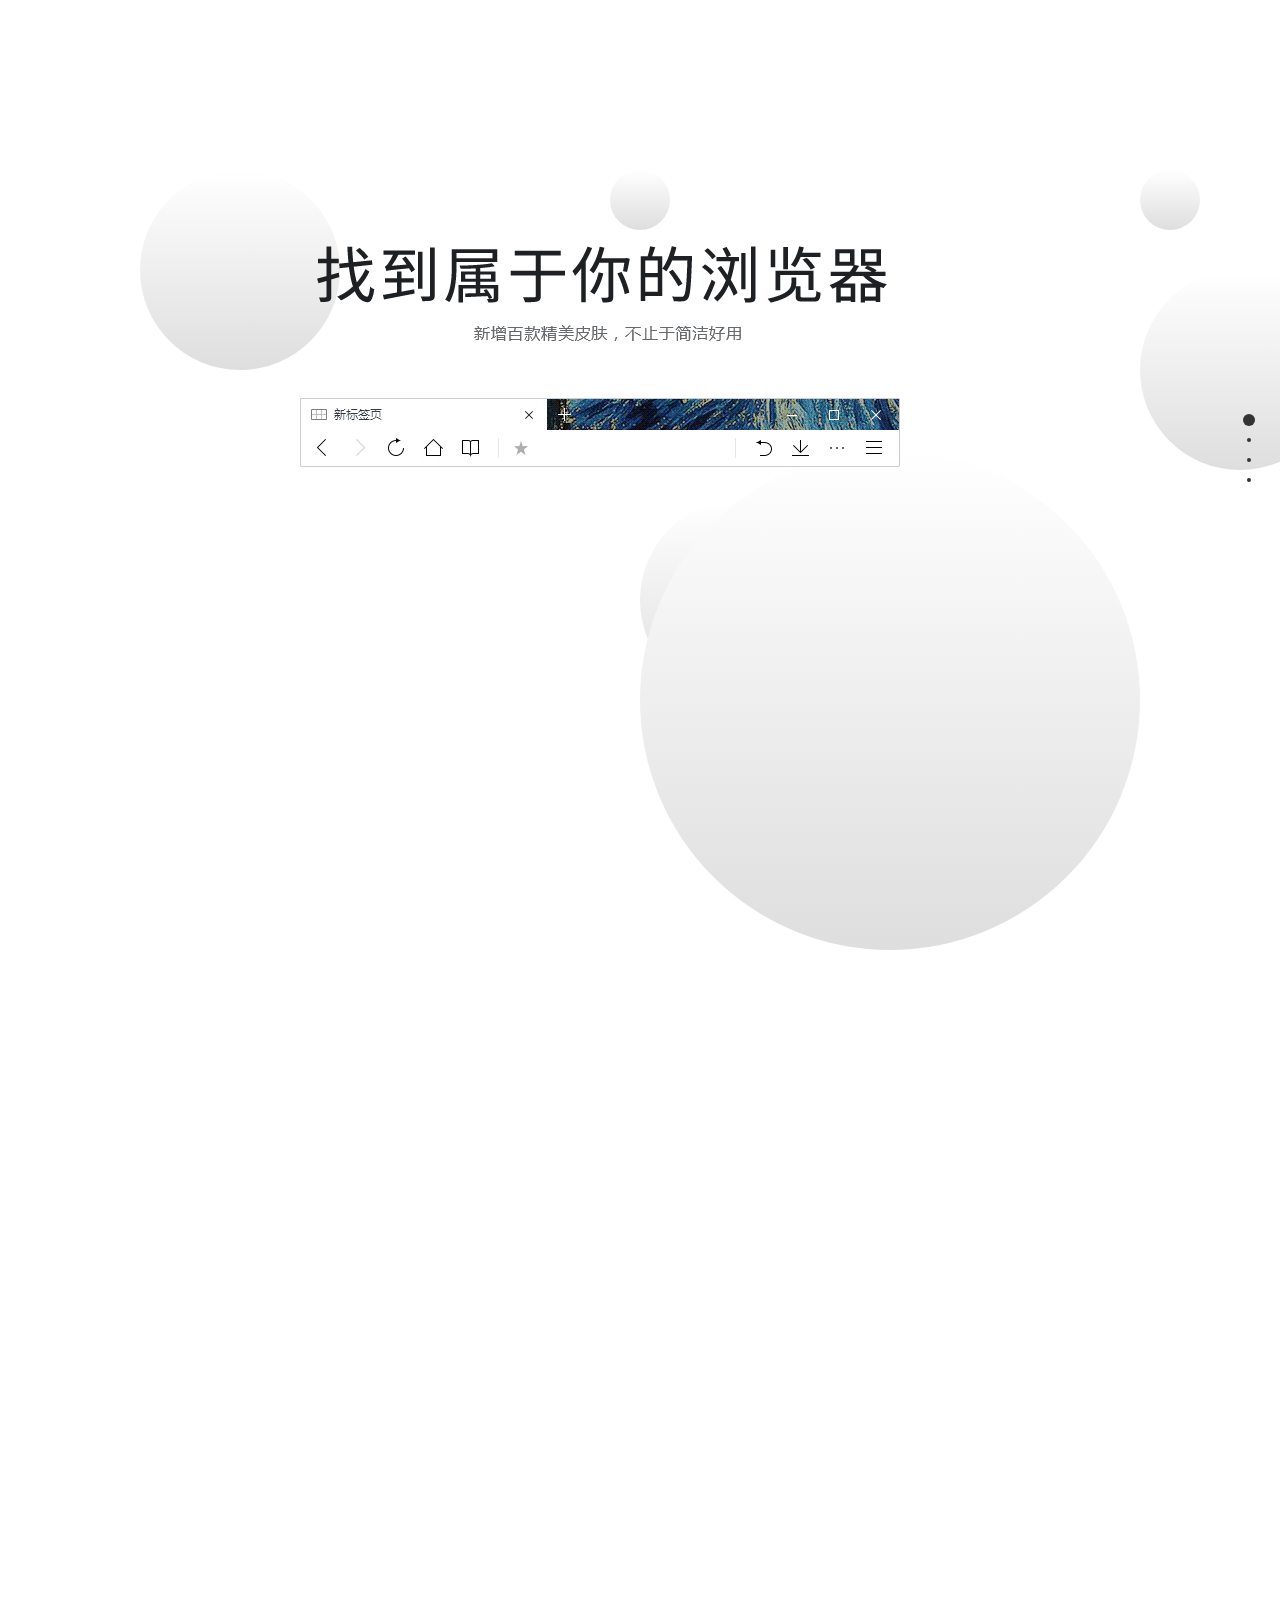
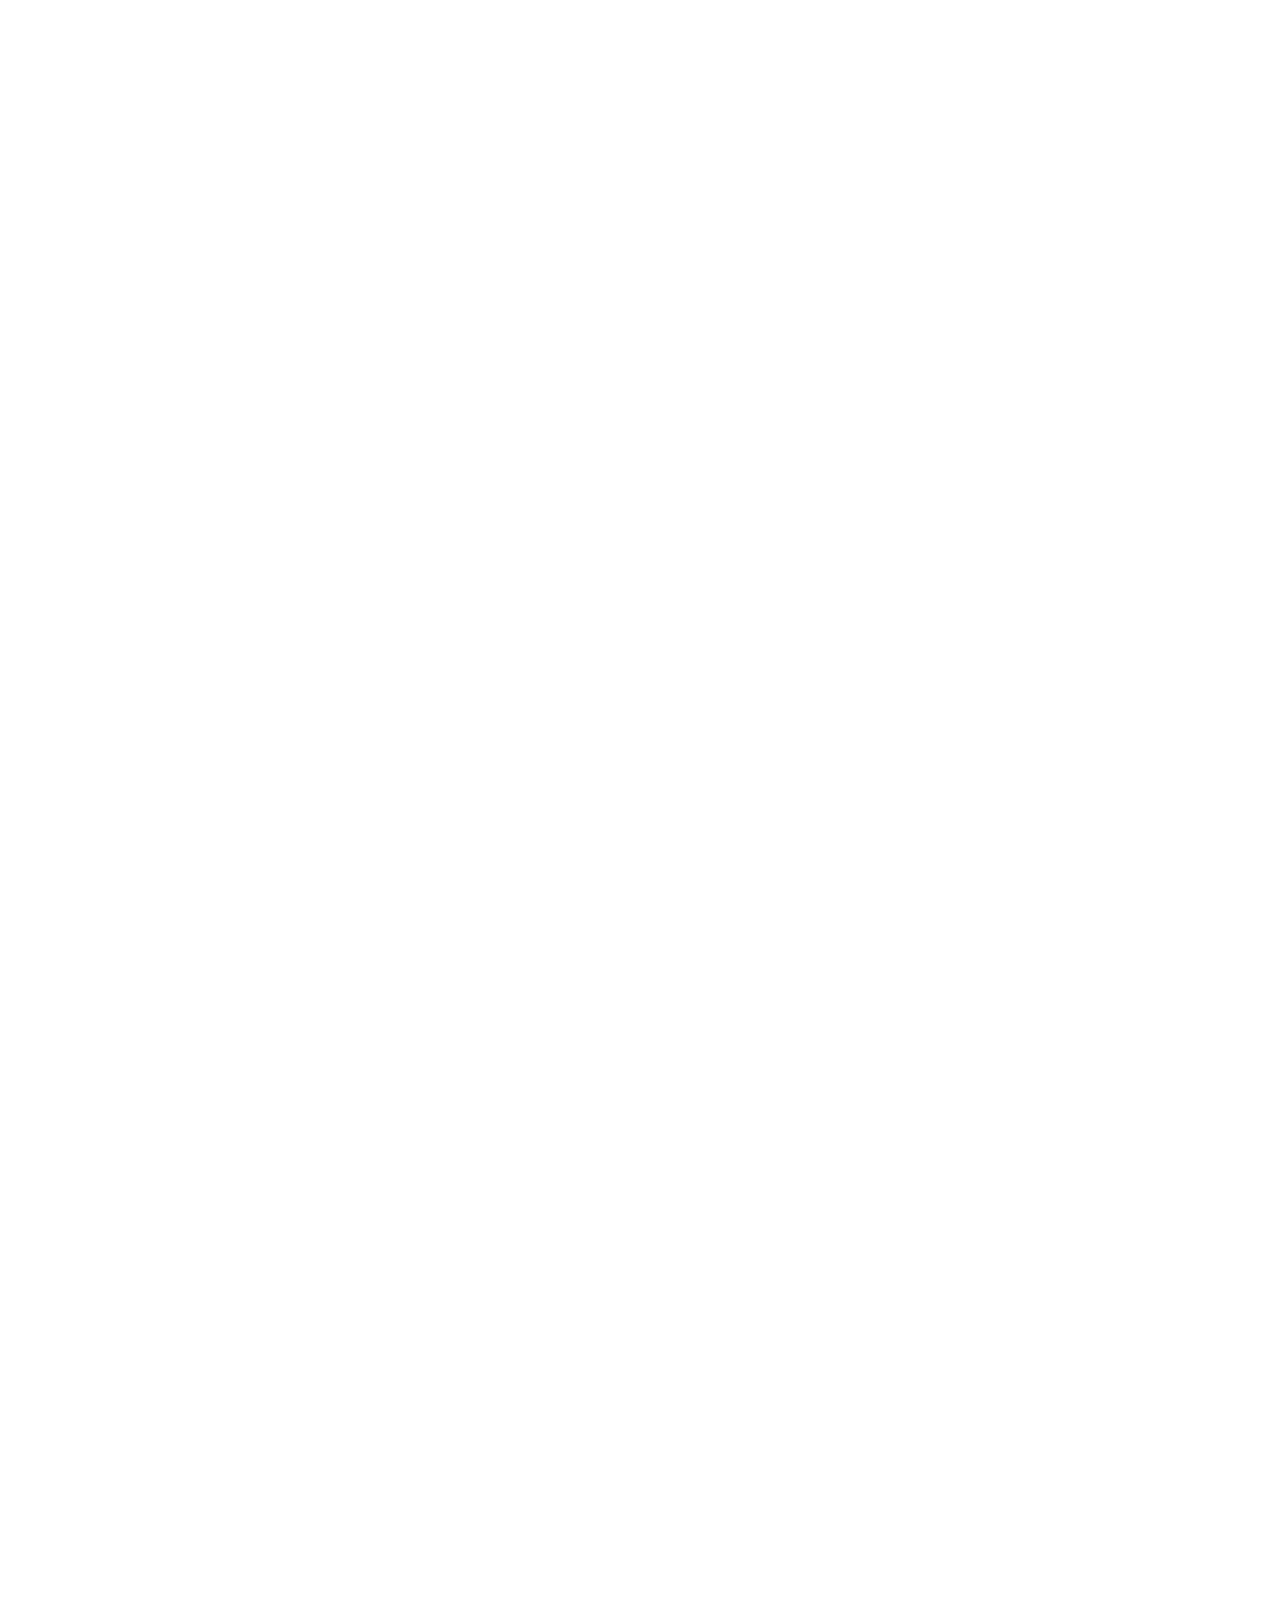
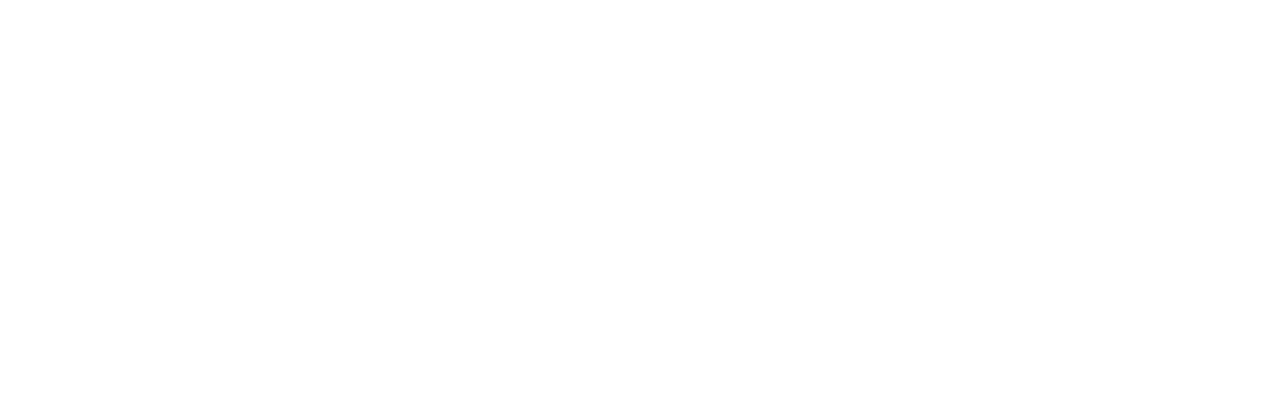
<file: QQ浏览器/index.html>
<!DOCTYPE html>
<html lang="en">
<head>
	<meta charset="UTF-8">
	<title>Document</title>
	<!-- css -->
	<link rel="stylesheet" href="css/jquery.fullPage.css" />
	<link rel="stylesheet" href="css/base.css" />
	<link rel="stylesheet" href="css/myqq.css" />
	<!-- js -->
	<script src="js/jquery.min.js"></script>
	<script src="js/jquery.fullPage.min.js"></script>
 	<script src="js/jquery.easing.1.3.js"></script>
 	<script src="js/myQQ.js"></script>
</head>
<body>
    <!-- 背景圆 -->
	<div id="bg">
		<div class="row1">
			<div class="orb1"></div>
			<div class="orb2"></div>
			<div class="orb3"></div>
		</div>
		<div class="row2">
			<div class="orb1"></div>
			<div class="orb2"></div>
			<div class="orb3"></div>
		</div>
		<div class="row3">
			<div class="orb1"></div>
			<div class="orb2"></div>
		</div>
	
	</div>
	<div id="fullpage">
  		<div class="section section1">
  			<div class="p1">
  				<img src="images/skin.png" alt="">
  			</div>
  		</div>
	    <div class="section section2">
	    	<div class="p2">
	    		<img src="images/title1_1.png" alt="">
	    		<img src="images/title1_2_1.png" alt="">
	    	</div>
	    </div>
	    <div class="section section3">
	    	<div class="p3">
	    		<img src="images/p3ui_tab.png" alt="">
	    	</div>
	    	<img src="images/title3.png" alt="" class="title3">
	    </div>
	    <div class="section">第四屏</div>
	</div>
</body>
</html>
</file>
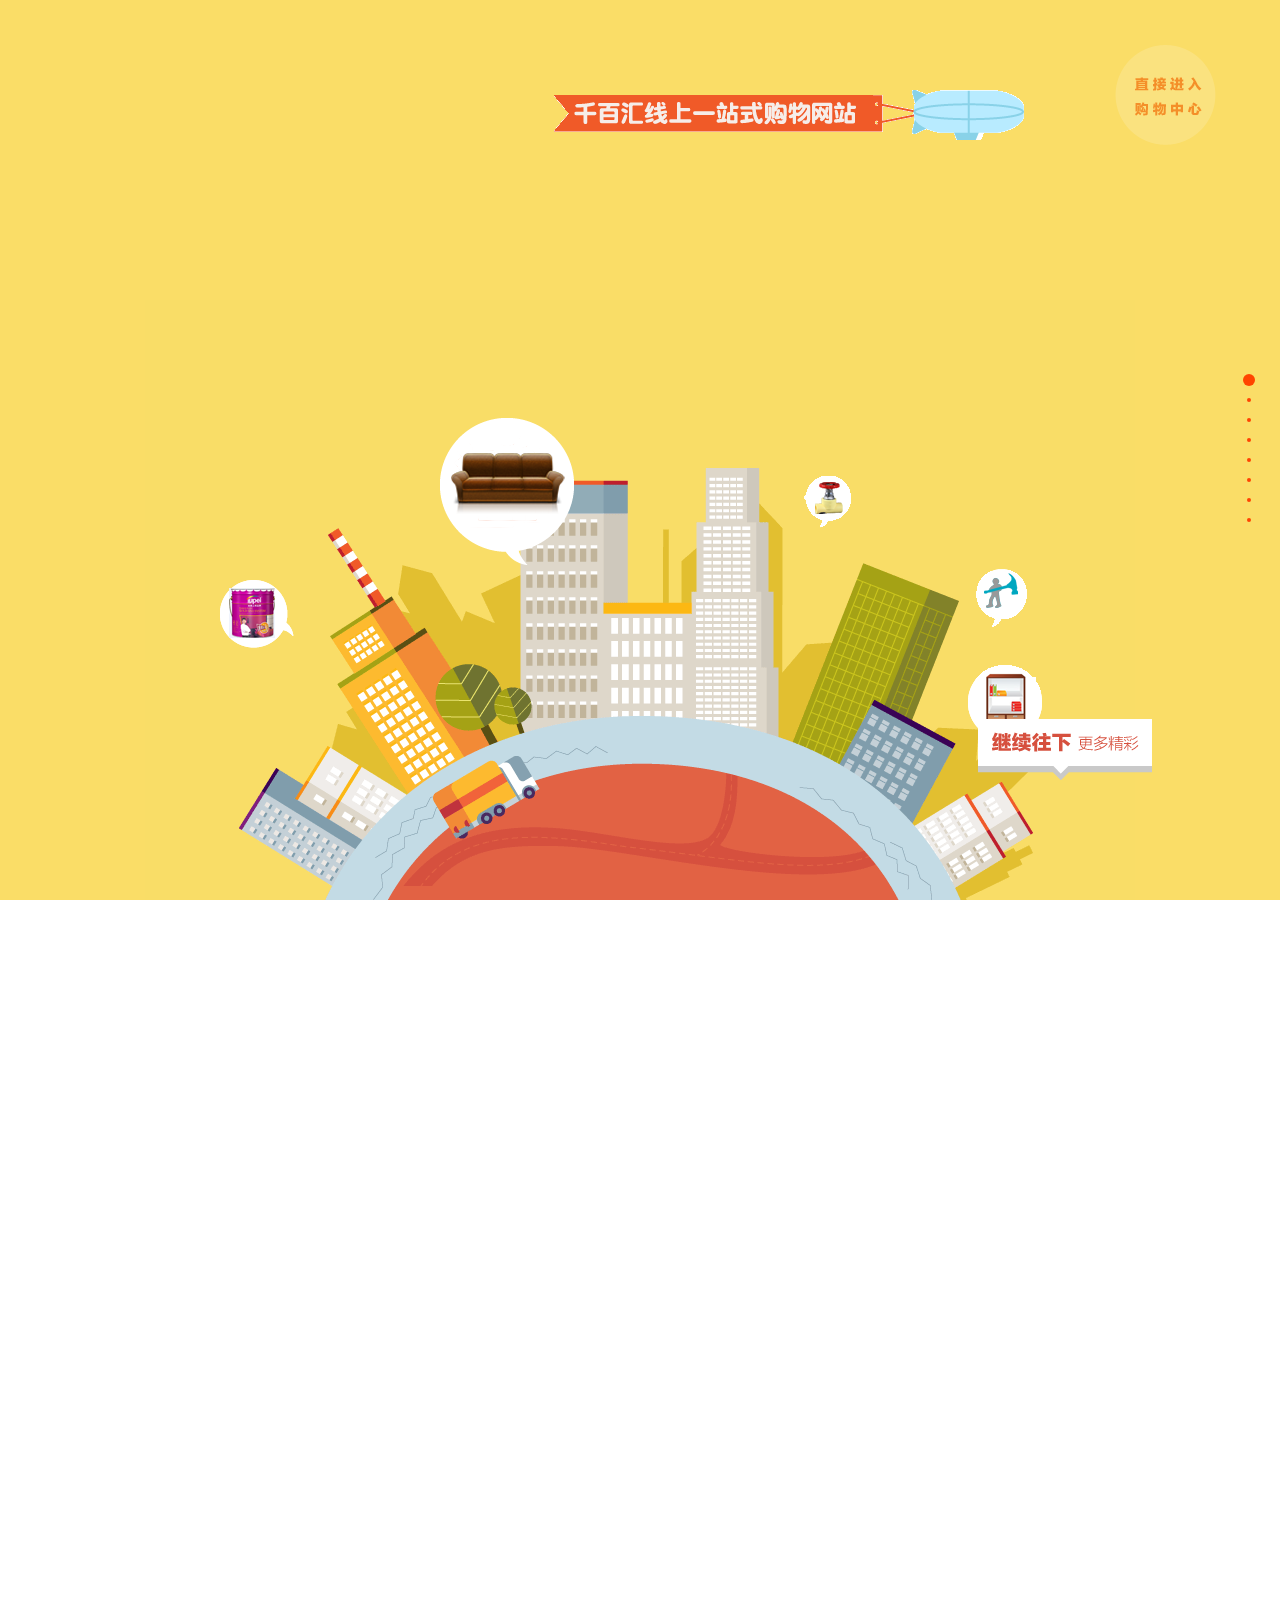
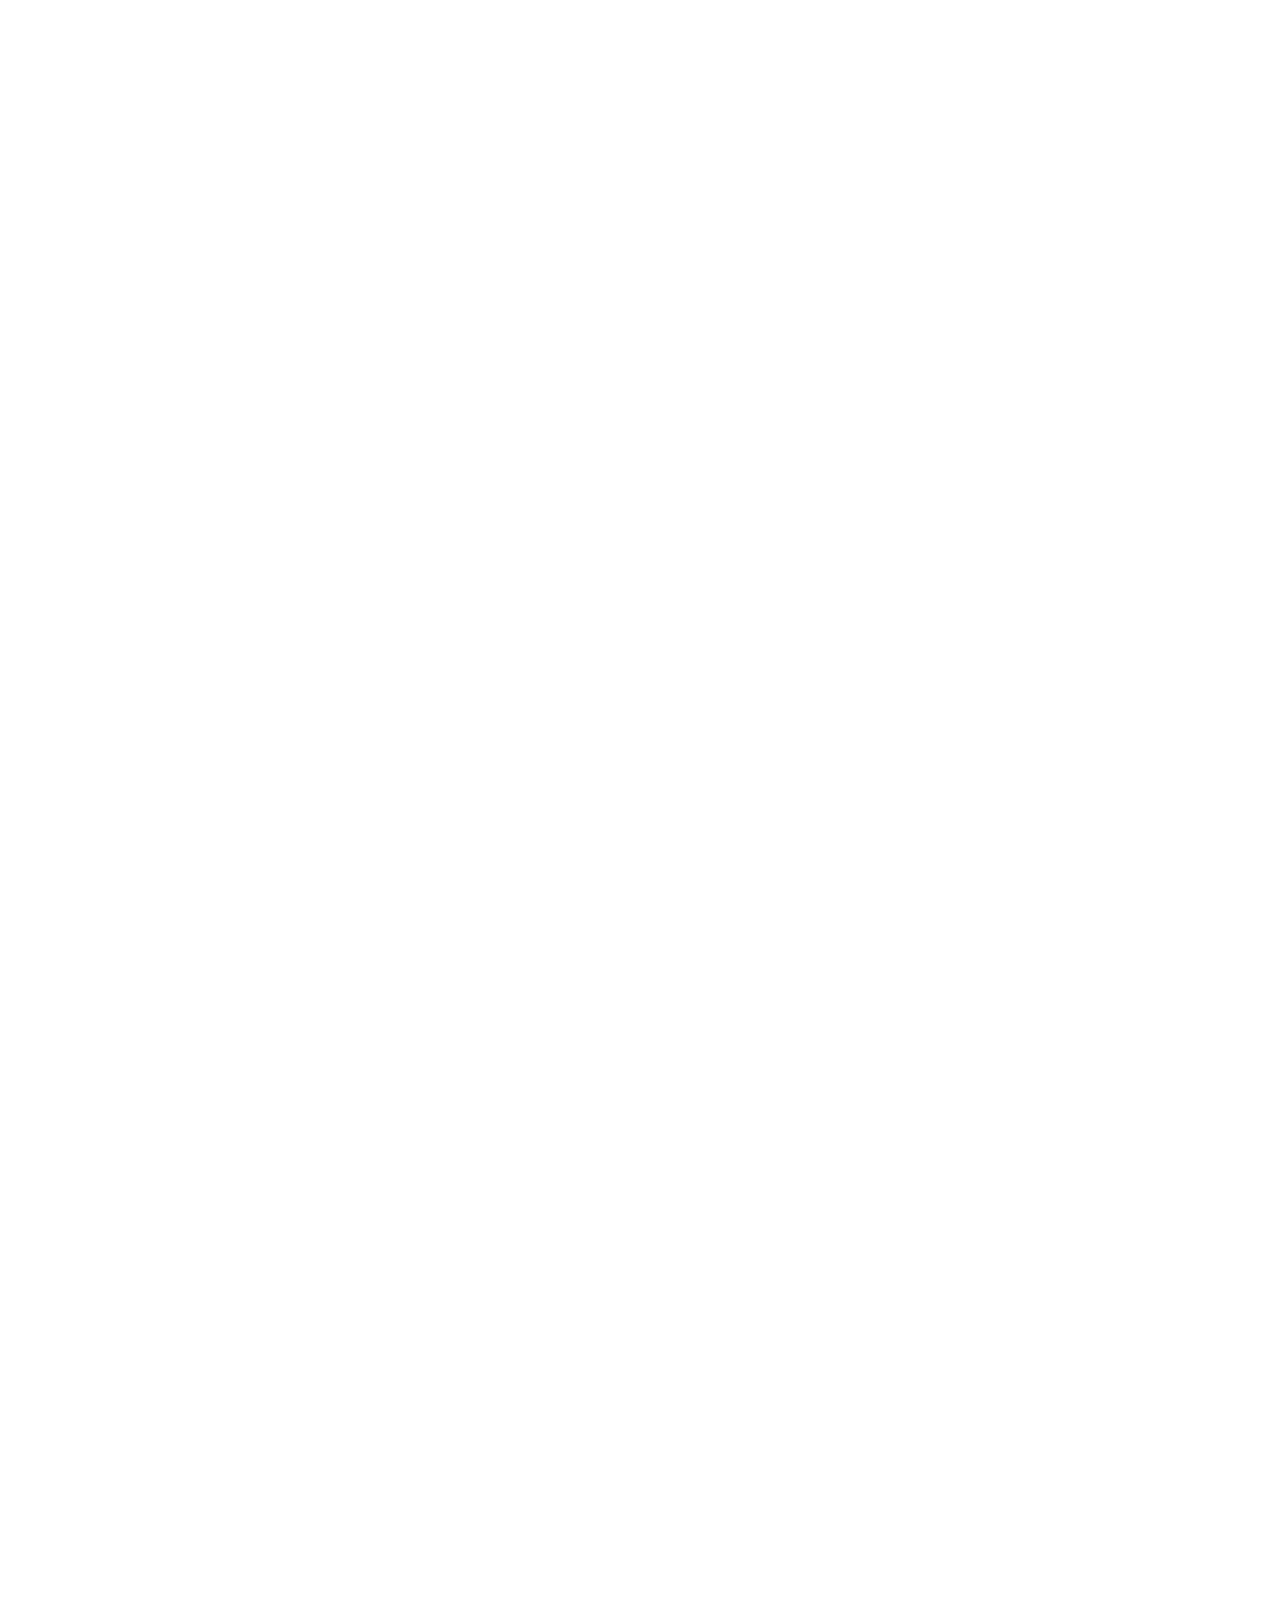
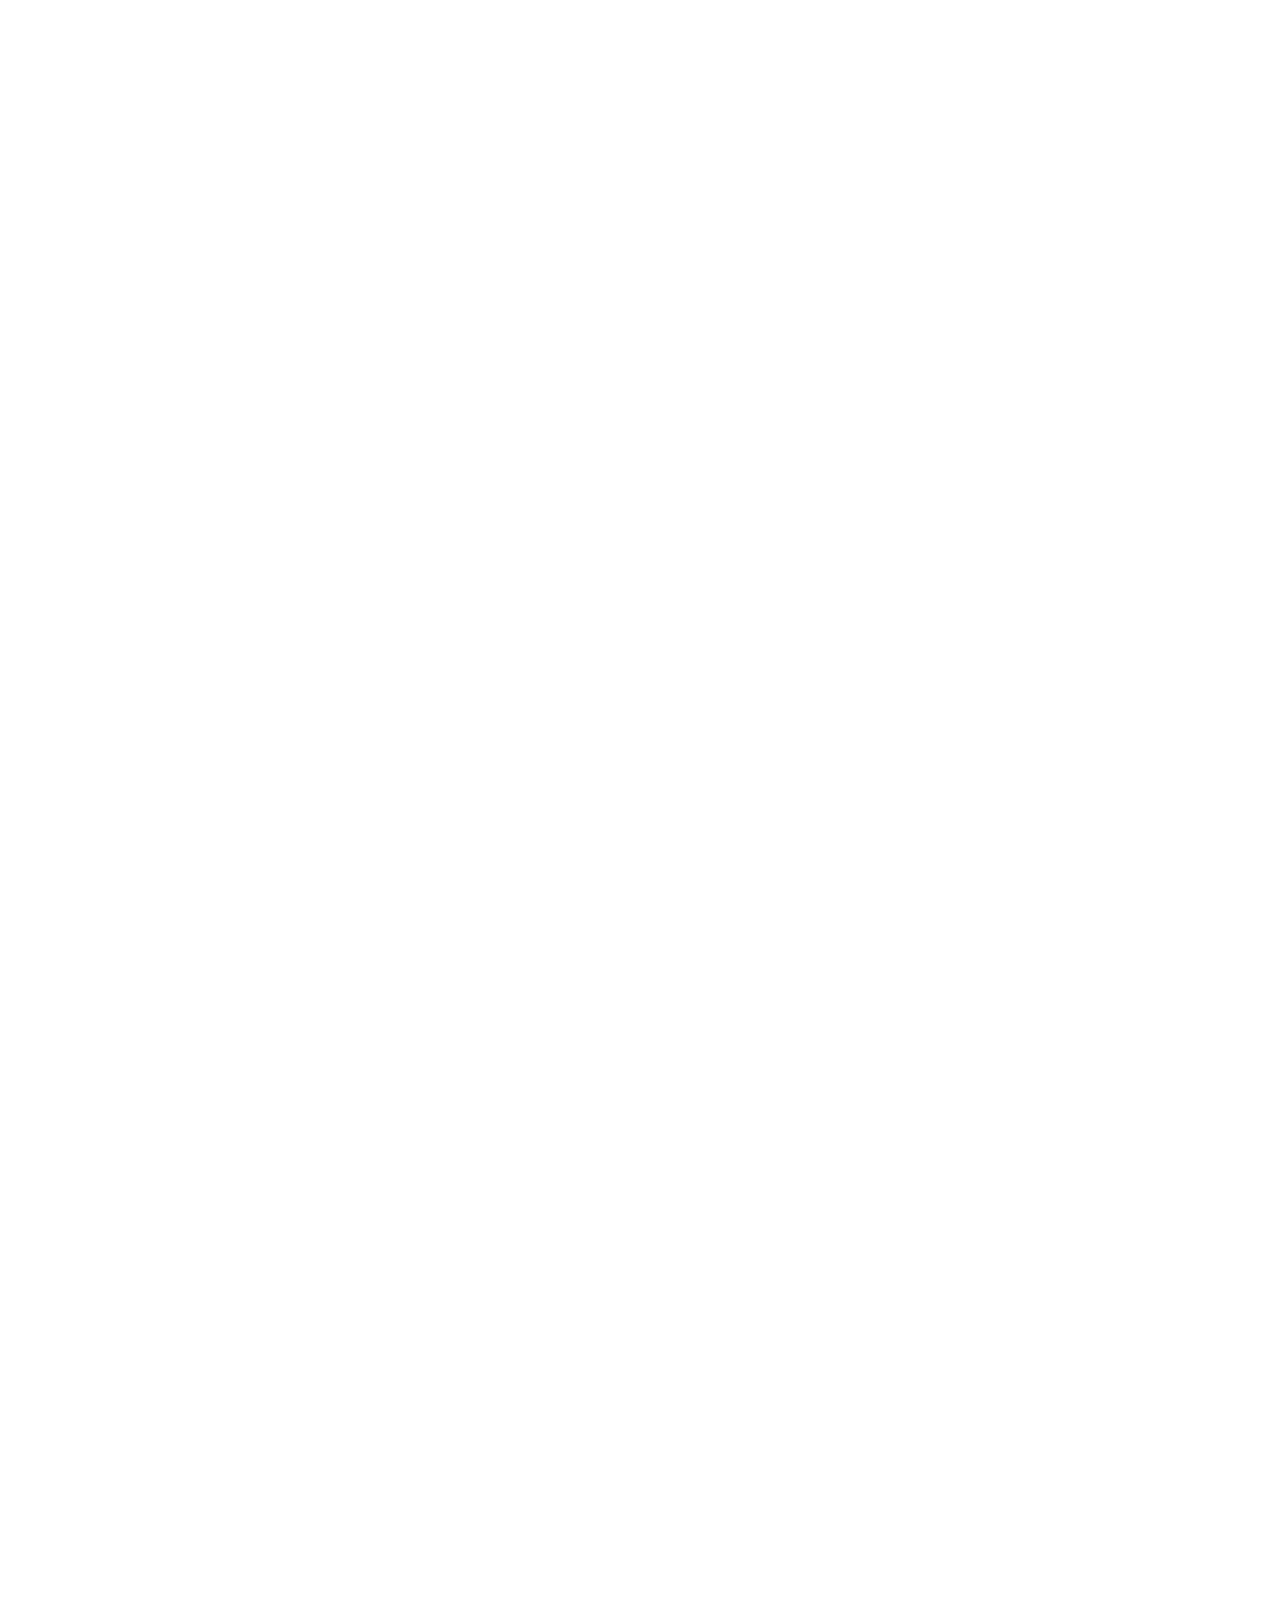
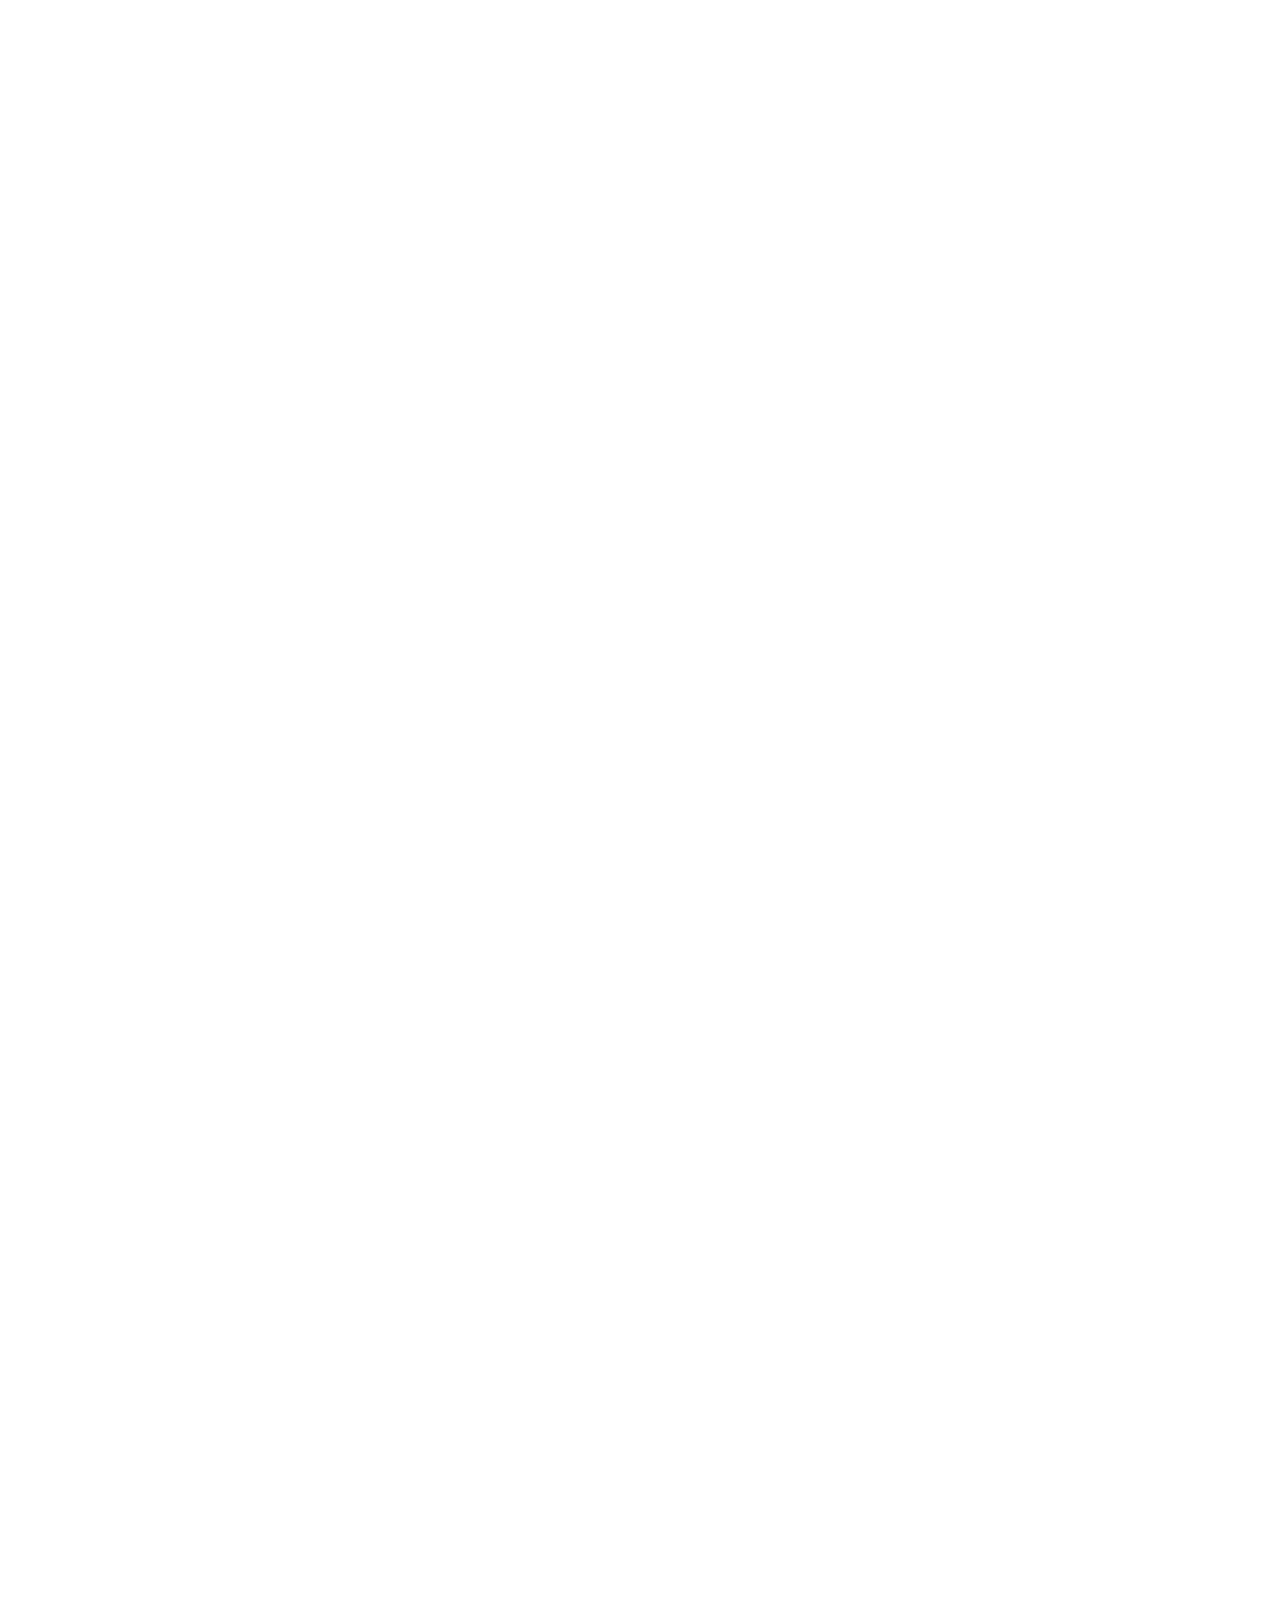
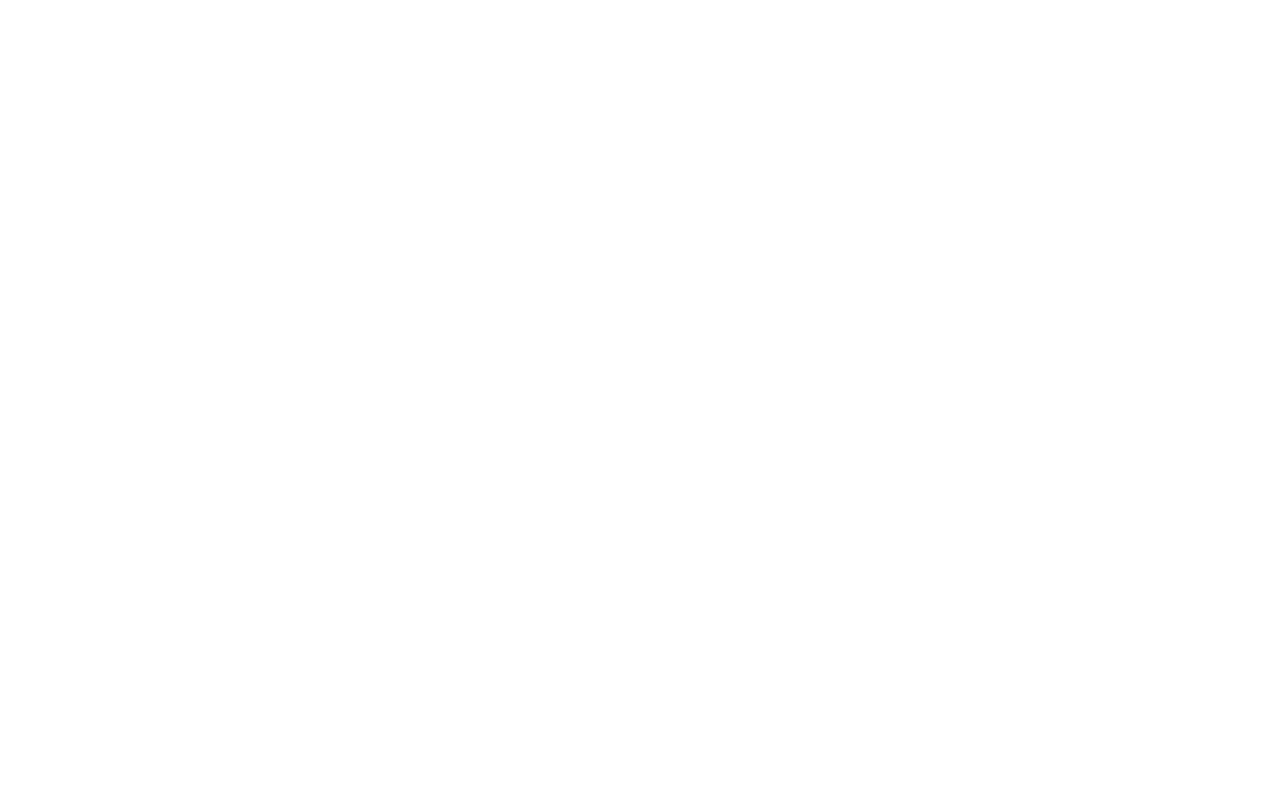
<file: 购物页面/index.html>
<!DOCTYPE html>
<html lang="en">
<head>
	<meta charset="UTF-8">
	<title>购物网站</title>
	 <!-- 引入的  初识化css   fullpage css -->
	 <link rel="stylesheet" href="css/base.css" />
	 <!-- 引入自己的css  -->
	 <link rel="stylesheet" href="css/mypage.css" />
	 <link rel="stylesheet" href="css/jquery.fullPage.css" />
	 <!-- y这是一个jquery插件，所以先引入jquery -->
	 <script src="js/jquery.min.js"></script>
	  <!-- 如果想要 easing 缓动动画  那就引入 easing js -->
	 <script src="js/jquery.easing.1.3.js"></script>
	 <script src="js/jquery.fullPage.min.js"></script>
	 <!-- 引入自己的js -->
	 <script src="js/myPage.js"></script>
</head>
<body>
 <!-- 直接进入 -->
<a href="#" class="go">
	<img src="images/t1ldiffkjfxxxzhxzd-101-101.png" alt="">
</a>
<!-- next 下一屏幕 -->
<a href="javascript:;">
  <img src="images/next.png"  class="next next_undown" alt="">
</a>
<div id="fullpage">
    <!-- 第一屏幕制作 -->
       <div class="section section1">
           <img src="images/t1wsqsfgnaxxxmjxp6-470-50.png" class="fly updown" alt="">
           <img src="images/t1xccqfflgxxxild.png" class="shirt01 shirt-updown" alt="">
           <img src="images/t1iakufbxxxxctz4tl-824-274.png" class="goods" alt="">
       </div>
      <!-- 第二屏幕制作 -->
       <div class="section section2">
           <div class="computer">
               <div class="search move">
                   <img src="images/search-words.png" class="search-wrods" alt="">
               </div>
               <img src="images/search-02-1.png"  class="search-02-1" alt="">
               <img src="images/goods-441-218.png"  class="goods-02" alt="">
               <!-- 沙发 -->
               <img src="images/shirt-02-207-166.png" class="shirt-02" alt="">
               <!-- 白色底盒子用来遮挡沙发的 -->
               <div class="cover move"></div>
           </div>
           <img src="images/words-01-361-25.png" class="words-01" alt="">
           <img src="images/words-02.png"  class="words-02" alt="">
       </div>
       
       <!-- 第三屏幕制作 -->
       
       <div class="section section3">
           <div class="main">
               <div class="select">
                   <img src="images/img-01.gif" class="img" alt="">
                   <img src="images/img-01-a.gif" class="img img-01-a" alt="">
                   <img src="images/btn-01.gif" class="btn" alt="">
                   <img src="images/btn-01-a.gif" class="btn btn-01-a" alt="">
               </div>
               沙发
               <img src="images/shirt-02-207-166.png" class="shirt-03" alt="">
               <img src="images/t1f.png" class="t1f"  alt="">
           </div>
       </div>
    
        <!-- 第四屏幕制作 -->
    
    <div class="section section4">
          <img src="images/cloud.png"  class="cloud cloud-back1">
          <img src="images/words-04.png" class="word">
          <img src="images/words-04-a.png" class="word words-04-a">
          <div class="car move"> <!-- 购物车 -->
              <img src="images/t1f.png" class="car-img" alt="">
              <img src="images/car.png" alt="">
      
          </div>
          <div class="note move">
                <img src="images/t1sqosfx8bxxa9wx_i-173-47.png"  class="note-img" alt="">  
               <img src="images/t1.png"  alt="">
          </div>
    </div>
    <!-- 第五屏幕制作 -->
    <div class="section section5">
        <img src="images/words-05.png" class="words-05">
        <img src="images/card-05.png" class="card-05">
        <img src="images/order-05.png" class="order-05">
        <img src="images/t1f.png" class="t1f-05">
        <div class="overFlow">
          <img src="images/mouse-05.png" class="mouse">
          <img src="images/mouse-05-a.png" class="mouse mouse-05-a">
          <img src="images/hand-05.png" class="hand-05">
        </div>
        
    </div>
     <!-- 第6屏幕制作 -->
    <div class="section section6">
        <img src="images/box.png" alt="" class="box-06" />
        <img src="images/car-06.png" alt="" class="car-06" />
        <img src="images/cloud-06.png" alt="" class="cloud-06" />
        <img src="images/88.png" alt="" class="pop-06" />
        <img src="images/man.png" alt="" class="boy">
        <img src="images/women.png" alt="" class="girl">
        <img src="images/door.png" alt="" class="door">
        <img src="images/t1kzyqffnexxbcrepj-139-173.png" alt="" class="pop-07">
        <img src="images/words-06-a.png" alt="" class="words-06-a">
    
    </div>
     <!-- 第7屏幕制作 -->
    <div class="section section7">
      <div class="star move">
        
      </div>
      <img src="images/good-07.png" alt="" class="good-07">
    </div>
 <!-- 第8屏幕制作 -->
    <div class="section section8">
        <a href="#" class="beginShoping">
          <img src="images/btn-08.png" alt="">
          <img src="images/btn-08-a.gif" alt="" class="btn-08-a">
        </a>
        <img src="images/again.png"  class="again" alt="">
        <img src="images/hand-08.png"  class="hand-08">
    </div>   
</div>

</body>
</html>
</file>
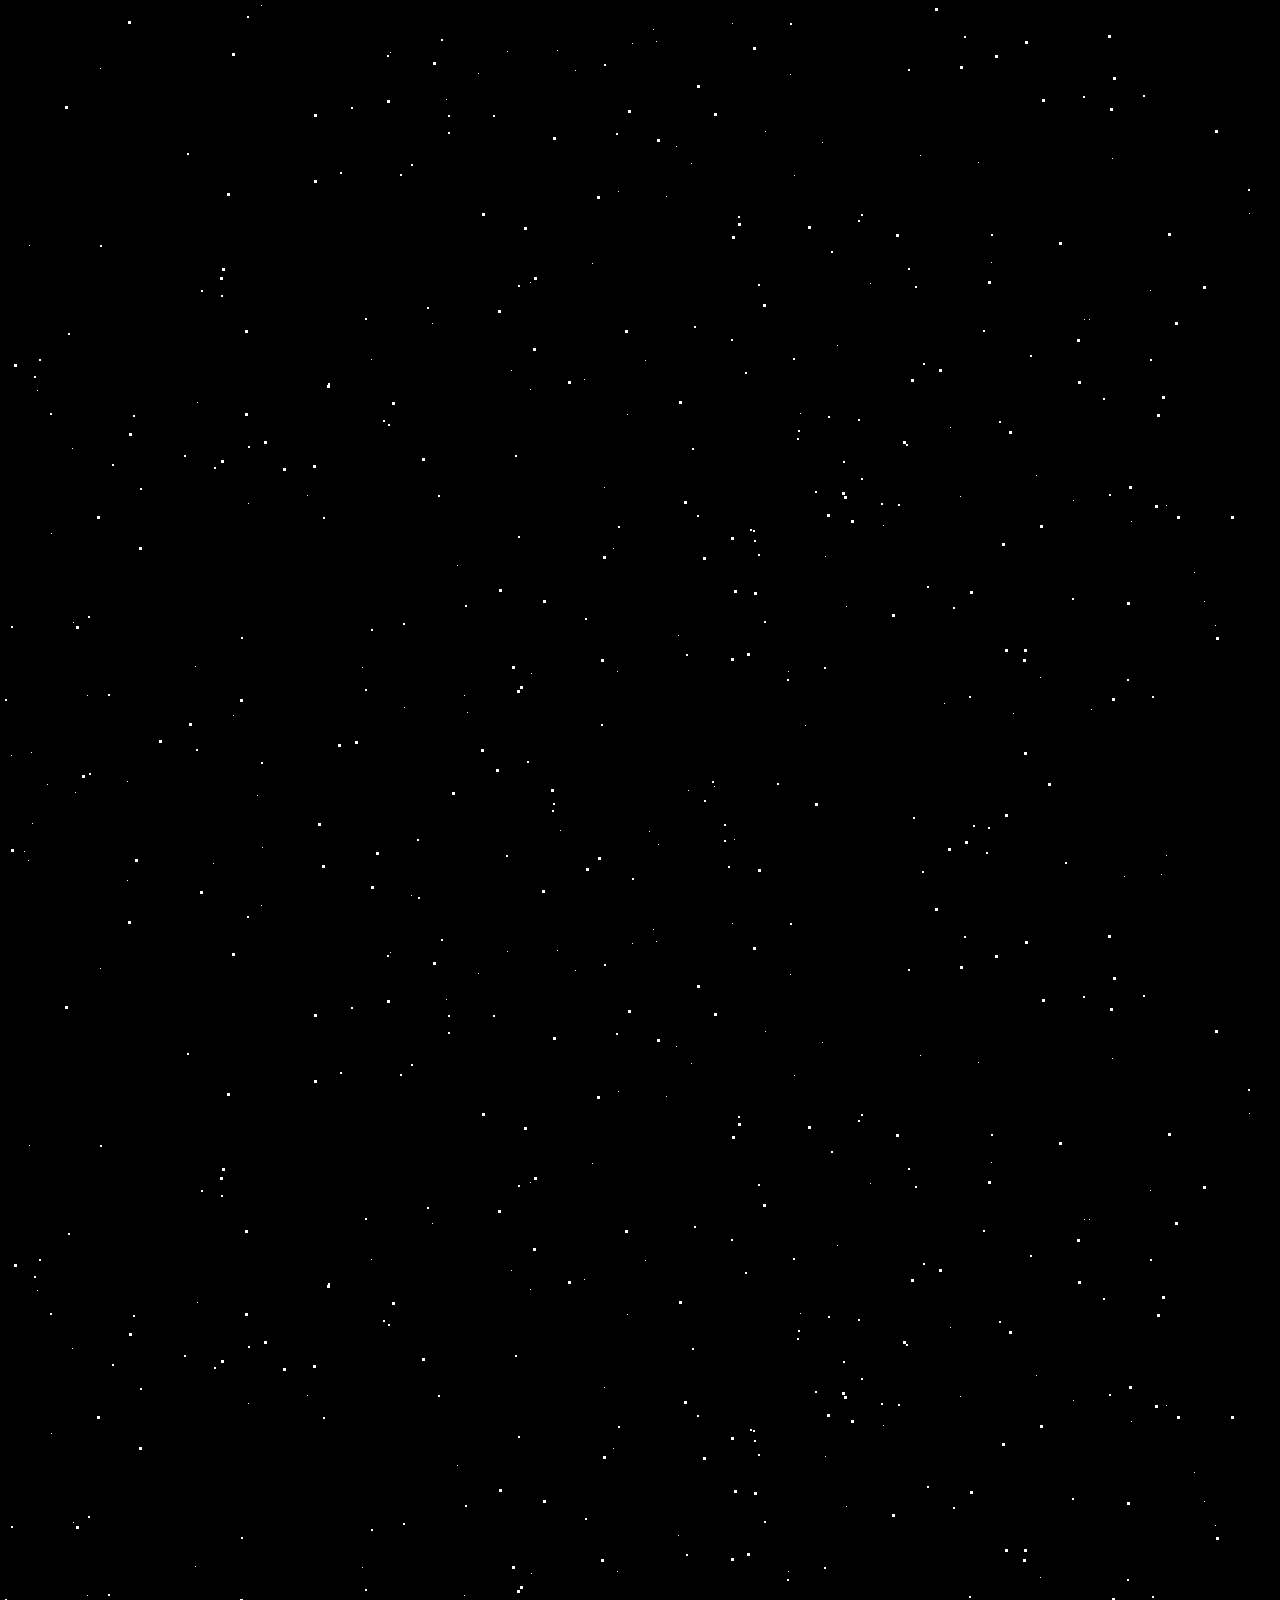
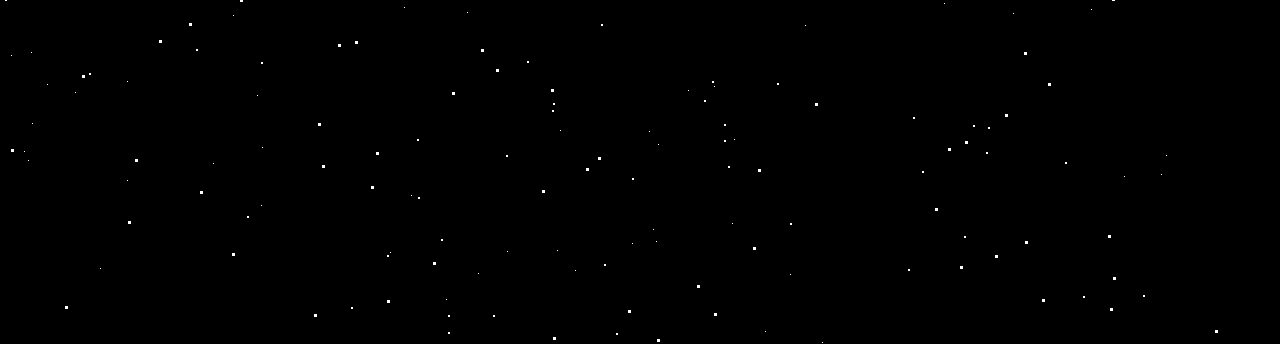
<file: 时钟制作/下雪/index.html>
<!DOCTYPE html>
<html lang="en">
<head>
	<meta charset="UTF-8">
	<title>Document</title>
	<link rel="stylesheet" href="snow.css">
	<script src="jquery-2.2.2.js"></script>
	<script src="sonw.js"></script>
	<style>
		body{
			background-color: black;
		}
	</style>
</head>
<body>
	<div class="snow"></div>
	<div class="snow"></div>
	<div class="snow"></div>
</body>
</html>
</file>
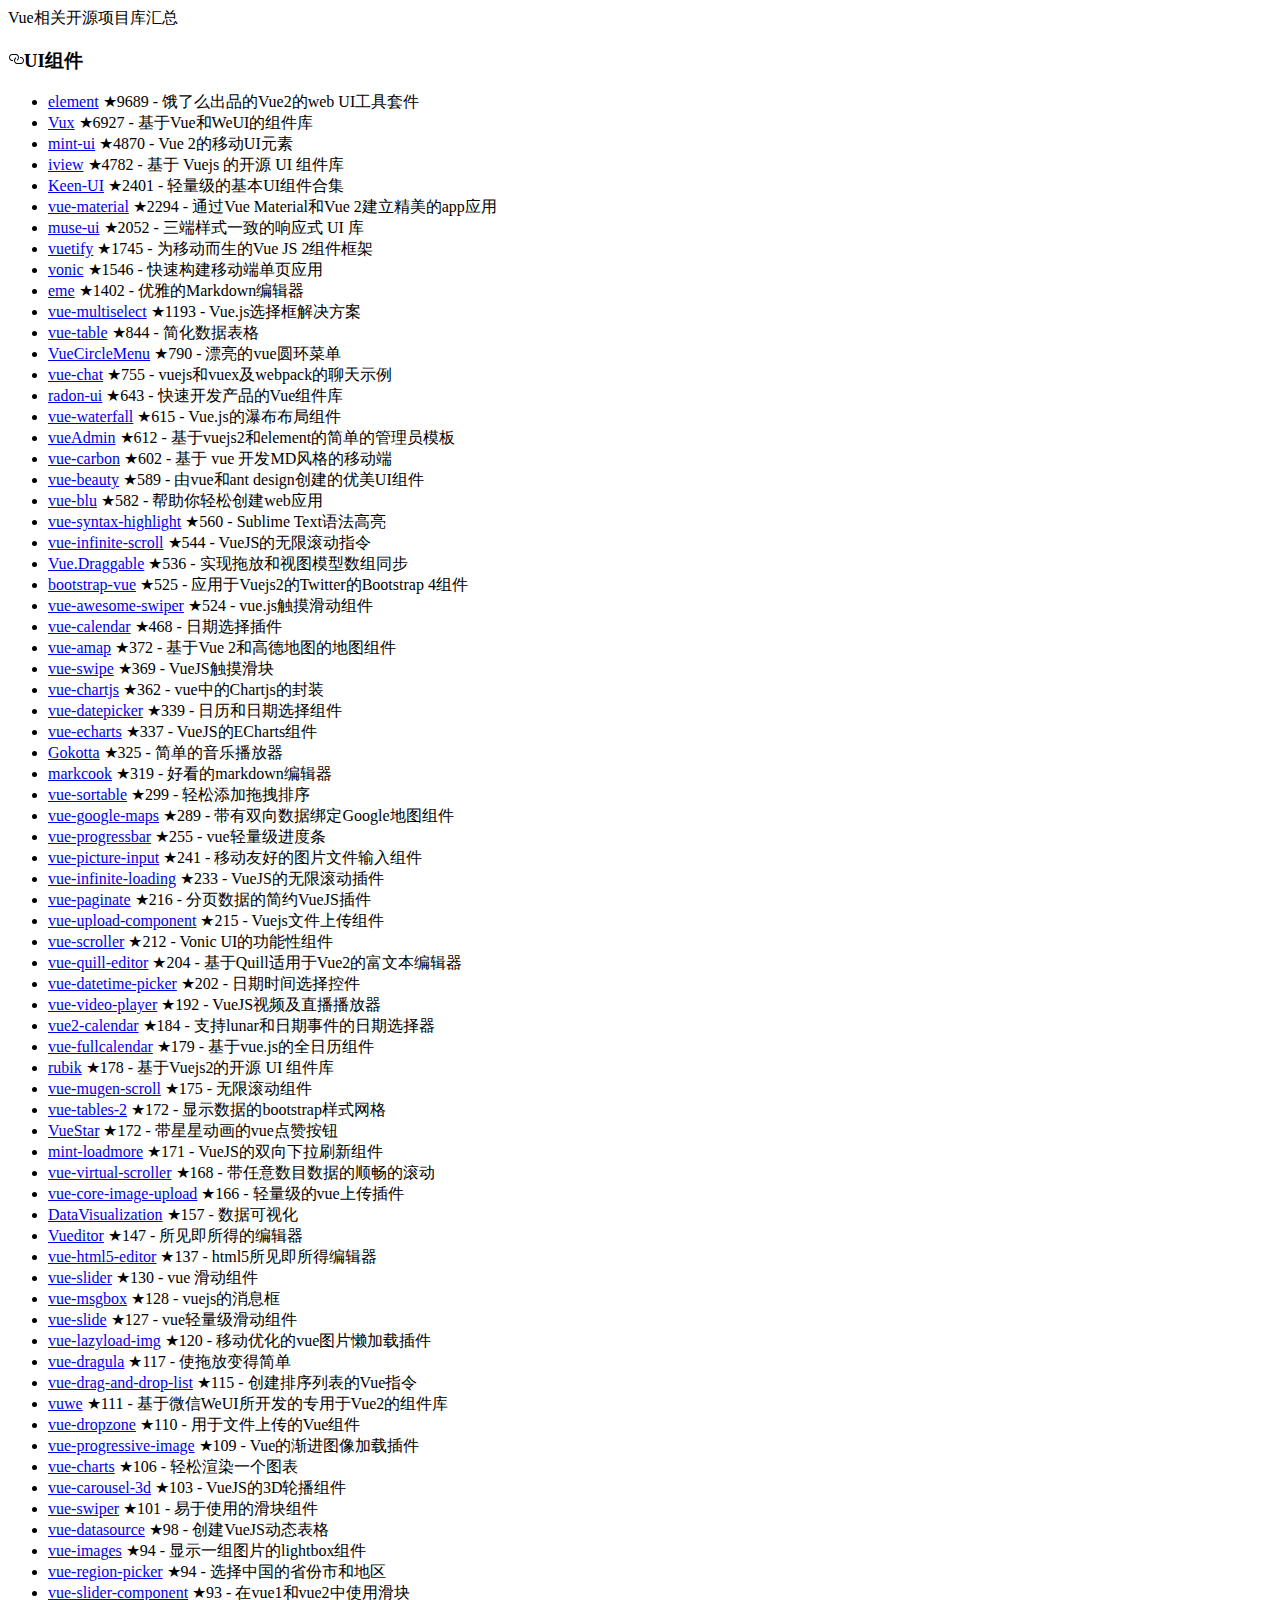
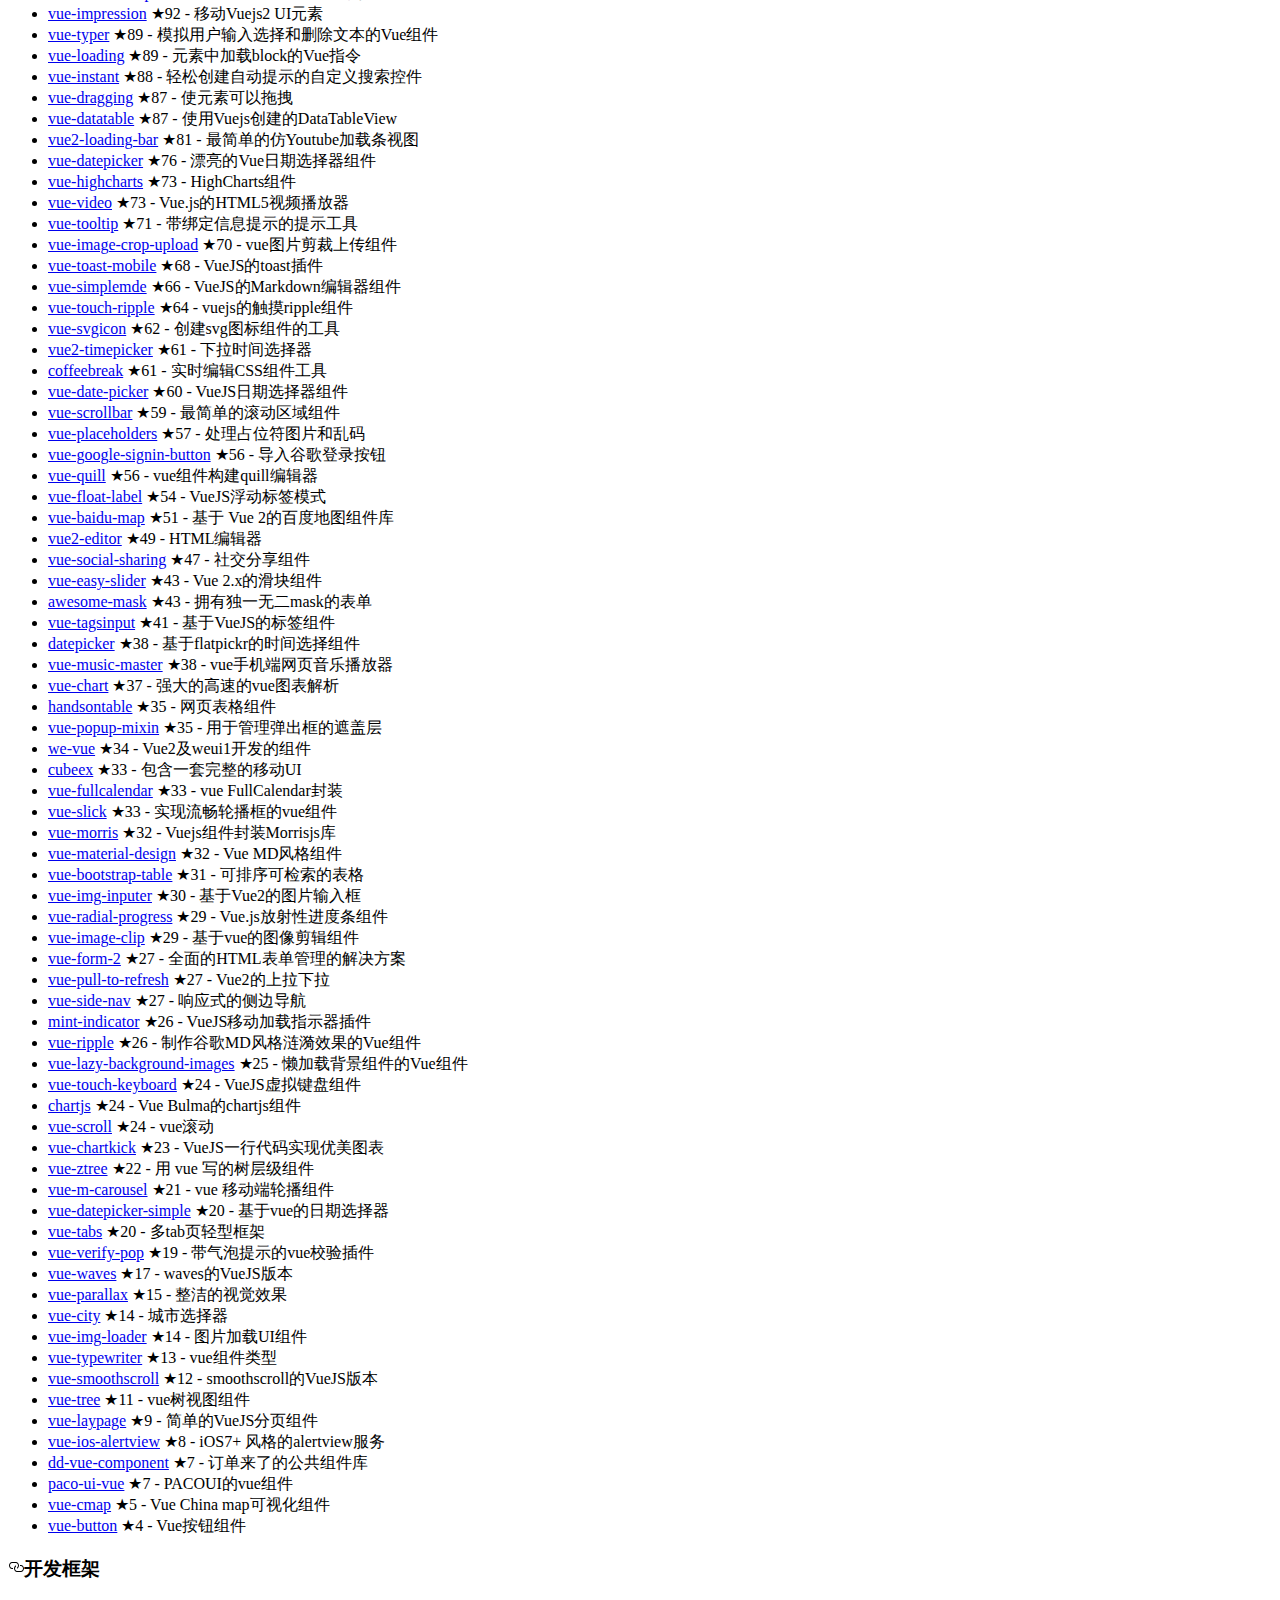
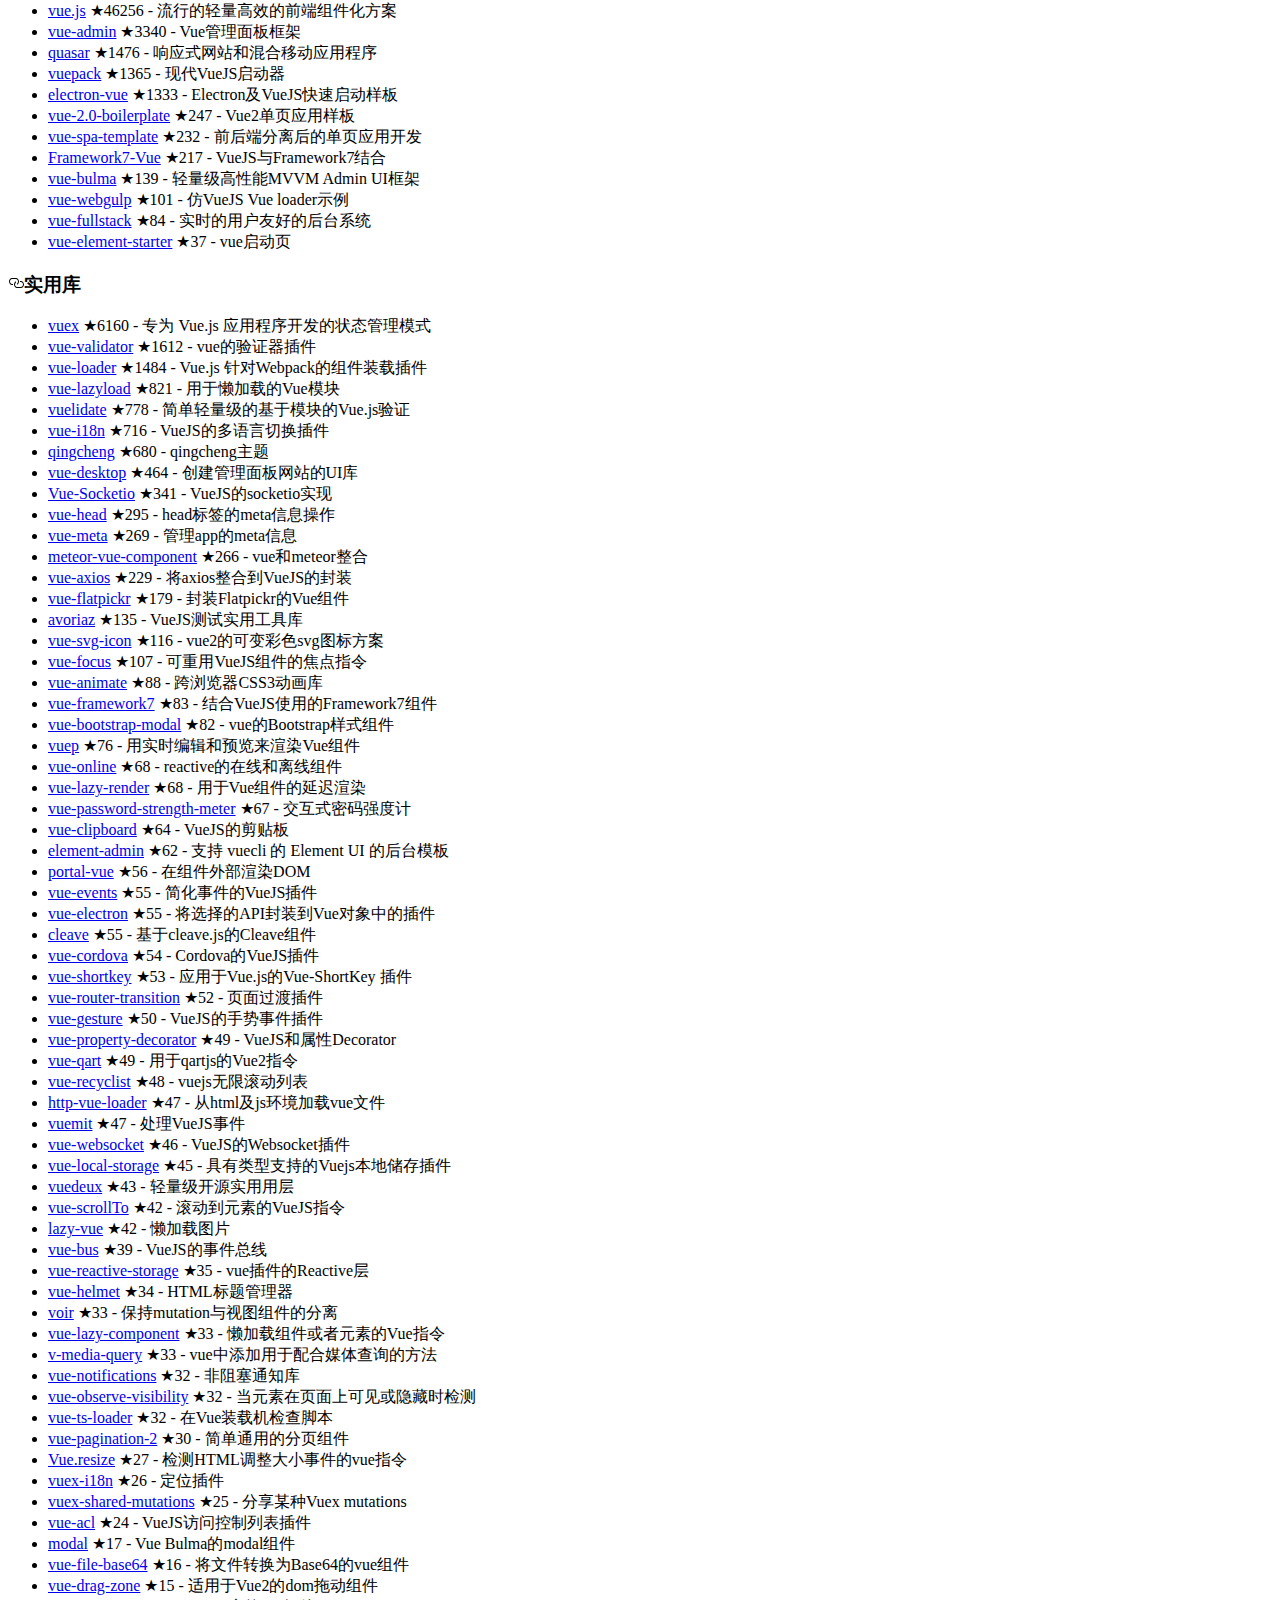
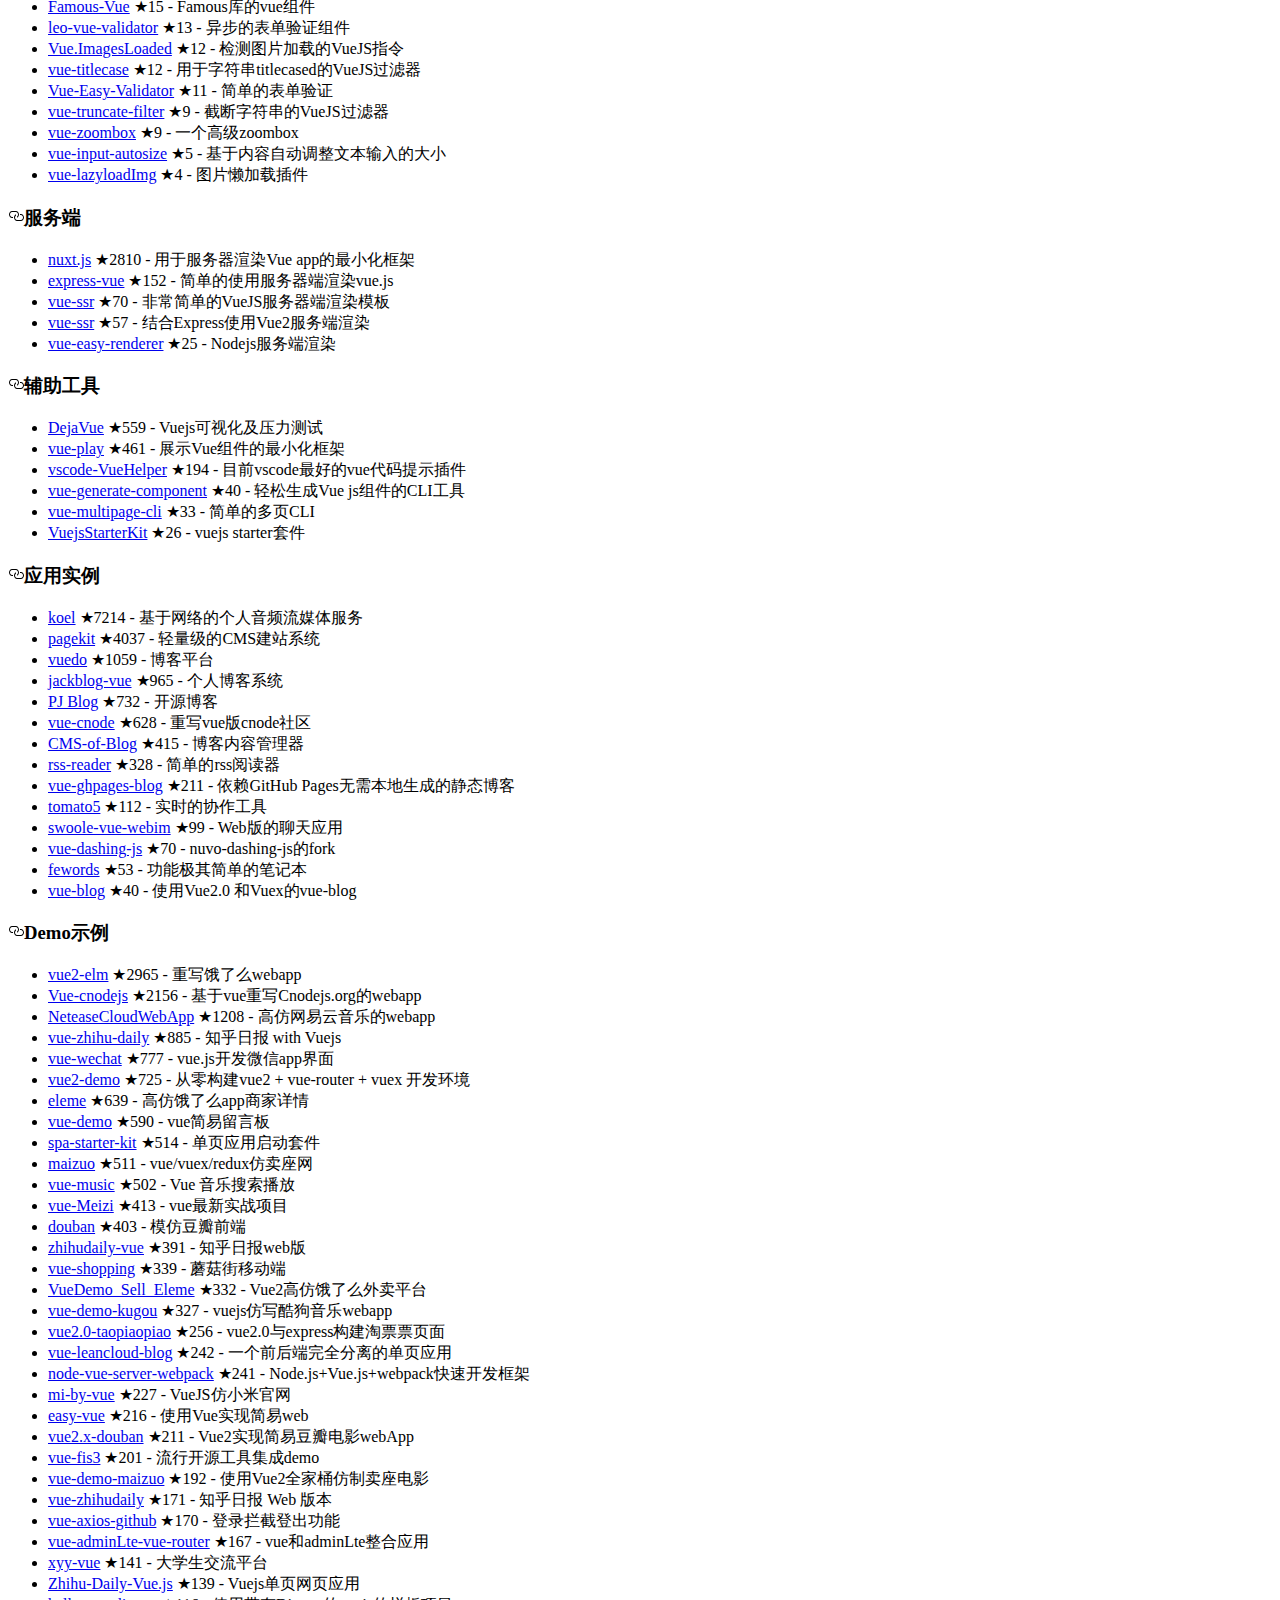
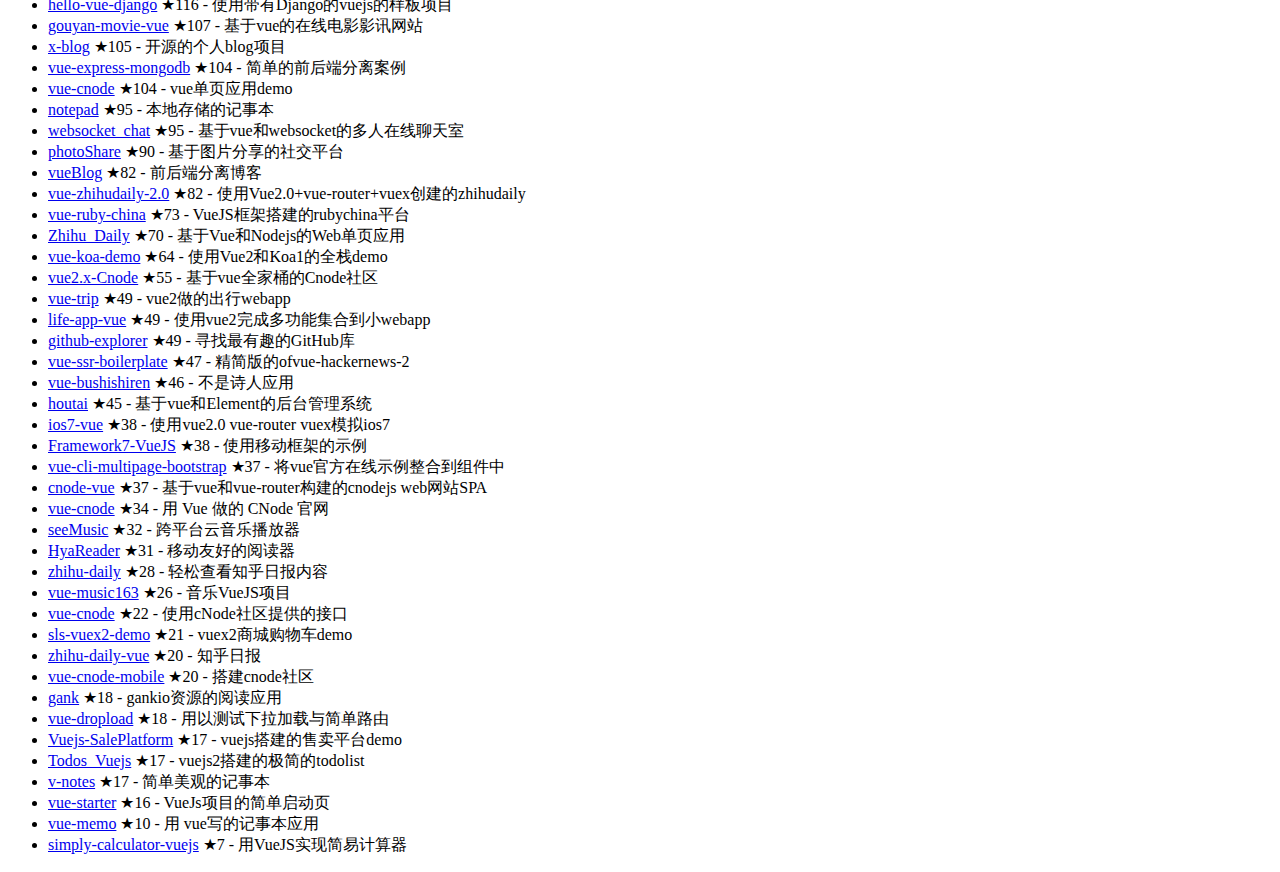
<file: VUE相关的毕生精华.html>
<!DOCTYPE html>
<!-- saved from url=(0118)file:///C:/Users/LTC/Desktop/Vue%E7%9B%B8%E5%85%B3%E5%BC%80%E6%BA%90%E9%A1%B9%E7%9B%AE%E5%BA%93%E6%B1%87%E6%80%BB.html -->
<html lang="en"><head><meta http-equiv="Content-Type" content="text/html; charset=UTF-8">

  <meta name="viewport" content="width=device-width">
  
  <title>Vue相关开源项目库汇总</title>
    

  </head>

  <body class="logged-out env-production">
    



  <div role="main">
      <div itemscope="" itemtype="http://schema.org/SoftwareSourceCode">
    <div id="js-repo-pjax-container" data-pjax-container="">
        




<div class="container new-discussion-timeline experiment-repo-nav">
  <div class="repository-content">

    
<div class="js-repo-meta-container">
  <div class="repository-meta mb-0  js-repo-meta-edit js-details-container">
    <div class="repository-meta-content col-11 mb-1">
          <span class="col-11 text-gray-dark mr-2" itemprop="about">
            Vue相关开源项目库汇总
          </span>
          
    </div>

  </div>

    
</div>












  







  <div id="readme" class="readme boxed-group clearfix announce instapaper_body md">
    

      <article class="markdown-body entry-content" itemprop="text">







<h3><a target="_blank" id="user-content-ui组件" class="anchor" href="https://github.com/opendigg/awesome-github-vue#ui组件" aria-hidden="true"><svg aria-hidden="true" class="octicon octicon-link" height="16" version="1.1" viewBox="0 0 16 16" width="16"><path fill-rule="evenodd" d="M4 9h1v1H4c-1.5 0-3-1.69-3-3.5S2.55 3 4 3h4c1.45 0 3 1.69 3 3.5 0 1.41-.91 2.72-2 3.25V8.59c.58-.45 1-1.27 1-2.09C10 5.22 8.98 4 8 4H4c-.98 0-2 1.22-2 2.5S3 9 4 9zm9-3h-1v1h1c1 0 2 1.22 2 2.5S13.98 12 13 12H9c-.98 0-2-1.22-2-2.5 0-.83.42-1.64 1-2.09V6.25c-1.09.53-2 1.84-2 3.25C6 11.31 7.55 13 9 13h4c1.45 0 3-1.69 3-3.5S14.5 6 13 6z"></path></svg></a>UI组件</h3>

<ul>
<li><a target="_blank" href="https://github.com/ElemeFE/element">element</a> ★9689 - 饿了么出品的Vue2的web UI工具套件 </li>
<li><a target="_blank" href="https://github.com/airyland/vux">Vux</a> ★6927 - 基于Vue和WeUI的组件库 </li>
<li><a target="_blank" href="https://github.com/ElemeFE/mint-ui">mint-ui</a> ★4870 - Vue 2的移动UI元素 </li>
<li><a target="_blank" href="https://github.com/iview/iview">iview</a> ★4782 - 基于 Vuejs 的开源 UI 组件库 </li>
<li><a target="_blank" href="https://github.com/JosephusPaye/Keen-UI">Keen-UI</a> ★2401 - 轻量级的基本UI组件合集 </li>
<li><a target="_blank" href="https://github.com/marcosmoura/vue-material">vue-material</a> ★2294 - 通过Vue Material和Vue 2建立精美的app应用 </li>
<li><a target="_blank" href="https://github.com/museui/muse-ui">muse-ui</a> ★2052 - 三端样式一致的响应式 UI 库 </li>
<li><a target="_blank" href="https://github.com/vuetifyjs/vuetify">vuetify</a> ★1745 - 为移动而生的Vue JS 2组件框架 </li>
<li><a target="_blank" href="https://github.com/wangdahoo/vonic">vonic</a> ★1546 - 快速构建移动端单页应用 </li>
<li><a target="_blank" href="https://github.com/egoist/eme">eme</a> ★1402 - 优雅的Markdown编辑器 </li>
<li><a target="_blank" href="https://github.com/monterail/vue-multiselect">vue-multiselect</a> ★1193 - Vue.js选择框解决方案 </li>
<li><a target="_blank" href="https://github.com/ratiw/vue-table">vue-table</a> ★844 - 简化数据表格 </li>
<li><a target="_blank" href="https://github.com/OYsun/VueCircleMenu">VueCircleMenu</a> ★790 - 漂亮的vue圆环菜单 </li>
<li><a target="_blank" href="https://github.com/Coffcer/vue-chat">vue-chat</a> ★755 - vuejs和vuex及webpack的聊天示例 </li>
<li><a target="_blank" href="https://github.com/luojilab/radon-ui">radon-ui</a> ★643 - 快速开发产品的Vue组件库 </li>
<li><a target="_blank" href="https://github.com/MopTym/vue-waterfall">vue-waterfall</a> ★615 - Vue.js的瀑布布局组件 </li>
<li><a target="_blank" href="https://github.com/taylorchen709/vueAdmin">vueAdmin</a> ★612 - 基于vuejs2和element的简单的管理员模板 </li>
<li><a target="_blank" href="https://github.com/myronliu347/vue-carbon">vue-carbon</a> ★602 - 基于 vue 开发MD风格的移动端 </li>
<li><a target="_blank" href="https://github.com/FE-Driver/vue-beauty">vue-beauty</a> ★589 - 由vue和ant design创建的优美UI组件 </li>
<li><a target="_blank" href="https://github.com/chenz24/vue-blu">vue-blu</a> ★582 - 帮助你轻松创建web应用 </li>
<li><a target="_blank" href="https://github.com/vuejs/vue-syntax-highlight">vue-syntax-highlight</a> ★560 - Sublime Text语法高亮 </li>
<li><a target="_blank" href="https://github.com/ElemeFE/vue-infinite-scroll">vue-infinite-scroll</a> ★544 - VueJS的无限滚动指令 </li>
<li><a target="_blank" href="https://github.com/David-Desmaisons/Vue.Draggable">Vue.Draggable</a> ★536 - 实现拖放和视图模型数组同步 </li>
<li><a target="_blank" href="https://github.com/pi0/bootstrap-vue">bootstrap-vue</a> ★525 - 应用于Vuejs2的Twitter的Bootstrap 4组件 </li>
<li><a target="_blank" href="https://github.com/surmon-china/vue-awesome-swiper">vue-awesome-swiper</a> ★524 - vue.js触摸滑动组件 </li>
<li><a target="_blank" href="https://github.com/jinzhe/vue-calendar">vue-calendar</a> ★468 - 日期选择插件 </li>
<li><a target="_blank" href="https://github.com/ElemeFE/vue-amap">vue-amap</a> ★372 - 基于Vue 2和高德地图的地图组件 </li>
<li><a target="_blank" href="https://github.com/ElemeFE/vue-swipe">vue-swipe</a> ★369 - VueJS触摸滑块 </li>
<li><a target="_blank" href="https://github.com/apertureless/vue-chartjs">vue-chartjs</a> ★362 - vue中的Chartjs的封装 </li>
<li><a target="_blank" href="https://github.com/hilongjw/vue-datepicker">vue-datepicker</a> ★339 - 日历和日期选择组件 </li>
<li><a target="_blank" href="https://github.com/Justineo/vue-echarts">vue-echarts</a> ★337 - VueJS的ECharts组件 </li>
<li><a target="_blank" href="https://github.com/Zhangdroid/Gokotta">Gokotta</a> ★325 - 简单的音乐播放器 </li>
<li><a target="_blank" href="https://github.com/jrainlau/markcook">markcook</a> ★319 - 好看的markdown编辑器 </li>
<li><a target="_blank" href="https://github.com/sagalbot/vue-sortable">vue-sortable</a> ★299 - 轻松添加拖拽排序 </li>
<li><a target="_blank" href="https://github.com/GuillaumeLeclerc/vue-google-maps">vue-google-maps</a> ★289 - 带有双向数据绑定Google地图组件 </li>
<li><a target="_blank" href="https://github.com/hilongjw/vue-progressbar">vue-progressbar</a> ★255 - vue轻量级进度条 </li>
<li><a target="_blank" href="https://github.com/alessiomaffeis/vue-picture-input">vue-picture-input</a> ★241 - 移动友好的图片文件输入组件 </li>
<li><a target="_blank" href="https://github.com/PeachScript/vue-infinite-loading">vue-infinite-loading</a> ★233 - VueJS的无限滚动插件 </li>
<li><a target="_blank" href="https://github.com/TahaSh/vue-paginate">vue-paginate</a> ★216 - 分页数据的简约VueJS插件 </li>
<li><a target="_blank" href="https://github.com/lian-yue/vue-upload-component">vue-upload-component</a> ★215 - Vuejs文件上传组件 </li>
<li><a target="_blank" href="https://github.com/wangdahoo/vue-scroller">vue-scroller</a> ★212 - Vonic UI的功能性组件 </li>
<li><a target="_blank" href="https://github.com/surmon-china/vue-quill-editor">vue-quill-editor</a> ★204 - 基于Quill适用于Vue2的富文本编辑器 </li>
<li><a target="_blank" href="https://github.com/Haixing-Hu/vue-datetime-picker">vue-datetime-picker</a> ★202 - 日期时间选择控件 </li>
<li><a target="_blank" href="https://github.com/surmon-china/vue-video-player">vue-video-player</a> ★192 - VueJS视频及直播播放器 </li>
<li><a target="_blank" href="https://github.com/icai/vue2-calendar">vue2-calendar</a> ★184 - 支持lunar和日期事件的日期选择器 </li>
<li><a target="_blank" href="https://github.com/Wanderxx/vue-fullcalendar">vue-fullcalendar</a> ★179 - 基于vue.js的全日历组件 </li>
<li><a target="_blank" href="https://github.com/ccforward/rubik">rubik</a> ★178 - 基于Vuejs2的开源 UI 组件库 </li>
<li><a target="_blank" href="https://github.com/egoist/vue-mugen-scroll">vue-mugen-scroll</a> ★175 - 无限滚动组件 </li>
<li><a target="_blank" href="https://github.com/matfish2/vue-tables-2">vue-tables-2</a> ★172 - 显示数据的bootstrap样式网格 </li>
<li><a target="_blank" href="https://github.com/OYsun/VueStar">VueStar</a> ★172 - 带星星动画的vue点赞按钮 </li>
<li><a target="_blank" href="https://github.com/mint-ui/mint-loadmore">mint-loadmore</a> ★171 - VueJS的双向下拉刷新组件 </li>
<li><a target="_blank" href="https://github.com/Akryum/vue-virtual-scroller">vue-virtual-scroller</a> ★168 - 带任意数目数据的顺畅的滚动 </li>
<li><a target="_blank" href="https://github.com/Vanthink-UED/vue-core-image-upload">vue-core-image-upload</a> ★166 - 轻量级的vue上传插件 </li>
<li><a target="_blank" href="https://github.com/SimonZhangITer/DataVisualization">DataVisualization</a> ★157 - 数据可视化 </li>
<li><a target="_blank" href="https://github.com/hifarer/Vueditor">Vueditor</a> ★147 - 所见即所得的编辑器 </li>
<li><a target="_blank" href="https://github.com/PeakTai/vue-html5-editor">vue-html5-editor</a> ★137 - html5所见即所得编辑器 </li>
<li><a target="_blank" href="https://github.com/warpcgd/vue-slider">vue-slider</a> ★130 - vue 滑动组件 </li>
<li><a target="_blank" href="https://github.com/ElemeFE/vue-msgbox">vue-msgbox</a> ★128 - vuejs的消息框 </li>
<li><a target="_blank" href="https://github.com/hilongjw/vue-slide">vue-slide</a> ★127 - vue轻量级滑动组件 </li>
<li><a target="_blank" href="https://github.com/JALBAA/vue-lazyload-img">vue-lazyload-img</a> ★120 - 移动优化的vue图片懒加载插件 </li>
<li><a target="_blank" href="https://github.com/Astray-git/vue-dragula">vue-dragula</a> ★117 - 使拖放变得简单 </li>
<li><a target="_blank" href="https://github.com/Alex-fun/vue-drag-and-drop-list">vue-drag-and-drop-list</a> ★115 - 创建排序列表的Vue指令 </li>
<li><a target="_blank" href="https://github.com/vuwe/vuwe">vuwe</a> ★111 - 基于微信WeUI所开发的专用于Vue2的组件库 </li>
<li><a target="_blank" href="https://github.com/rowanwins/vue-dropzone">vue-dropzone</a> ★110 - 用于文件上传的Vue组件 </li>
<li><a target="_blank" href="https://github.com/MatteoGabriele/vue-progressive-image">vue-progressive-image</a> ★109 - Vue的渐进图像加载插件 </li>
<li><a target="_blank" href="https://github.com/hchstera/vue-charts">vue-charts</a> ★106 - 轻松渲染一个图表 </li>
<li><a target="_blank" href="https://github.com/Wlada/vue-carousel-3d">vue-carousel-3d</a> ★103 - VueJS的3D轮播组件 </li>
<li><a target="_blank" href="https://github.com/weilao/vue-swiper">vue-swiper</a> ★101 - 易于使用的滑块组件 </li>
<li><a target="_blank" href="https://github.com/coderdiaz/vue-datasource">vue-datasource</a> ★98 - 创建VueJS动态表格 </li>
<li><a target="_blank" href="https://github.com/littlewin-wang/vue-images">vue-images</a> ★94 - 显示一组图片的lightbox组件 </li>
<li><a target="_blank" href="https://github.com/QingWei-Li/vue-region-picker">vue-region-picker</a> ★94 - 选择中国的省份市和地区 </li>
<li><a target="_blank" href="https://github.com/NightCatSama/vue-slider-component">vue-slider-component</a> ★93 - 在vue1和vue2中使用滑块 </li>
<li><a target="_blank" href="https://github.com/NewDadaFE/vue-impression">vue-impression</a> ★92 - 移动Vuejs2 UI元素 </li>
<li><a target="_blank" href="https://github.com/cngu/vue-typer">vue-typer</a> ★89 - 模拟用户输入选择和删除文本的Vue组件 </li>
<li><a target="_blank" href="https://github.com/Coffcer/vue-loading">vue-loading</a> ★89 - 元素中加载block的Vue指令 </li>
<li><a target="_blank" href="https://github.com/santiblanko/vue-instant">vue-instant</a> ★88 - 轻松创建自动提示的自定义搜索控件 </li>
<li><a target="_blank" href="https://github.com/hilongjw/vue-dragging">vue-dragging</a> ★87 - 使元素可以拖拽 </li>
<li><a target="_blank" href="https://github.com/galenyuan/vue-datatable">vue-datatable</a> ★87 - 使用Vuejs创建的DataTableView </li>
<li><a target="_blank" href="https://github.com/BosNaufal/vue2-loading-bar">vue2-loading-bar</a> ★81 - 最简单的仿Youtube加载条视图 </li>
<li><a target="_blank" href="https://github.com/weifeiyue/vue-datepicker">vue-datepicker</a> ★76 - 漂亮的Vue日期选择器组件 </li>
<li><a target="_blank" href="https://github.com/weizhenye/vue-highcharts">vue-highcharts</a> ★73 - HighCharts组件 </li>
<li><a target="_blank" href="https://github.com/hilongjw/vue-video">vue-video</a> ★73 - Vue.js的HTML5视频播放器 </li>
<li><a target="_blank" href="https://github.com/Akryum/vue-tooltip">vue-tooltip</a> ★71 - 带绑定信息提示的提示工具 </li>
<li><a target="_blank" href="https://github.com/dai-siki/vue-image-crop-upload">vue-image-crop-upload</a> ★70 - vue图片剪裁上传组件 </li>
<li><a target="_blank" href="https://github.com/ElemeFE/vue-toast-mobile">vue-toast-mobile</a> ★68 - VueJS的toast插件 </li>
<li><a target="_blank" href="https://github.com/F-loat/vue-simplemde">vue-simplemde</a> ★66 - VueJS的Markdown编辑器组件 </li>
<li><a target="_blank" href="https://github.com/surmon-china/vue-touch-ripple">vue-touch-ripple</a> ★64 - vuejs的触摸ripple组件 </li>
<li><a target="_blank" href="https://github.com/MMF-FE/vue-svgicon">vue-svgicon</a> ★62 - 创建svg图标组件的工具 </li>
<li><a target="_blank" href="https://github.com/phoenixwong/vue2-timepicker">vue2-timepicker</a> ★61 - 下拉时间选择器 </li>
<li><a target="_blank" href="https://github.com/Kocisov/coffeebreak">coffeebreak</a> ★61 - 实时编辑CSS组件工具 </li>
<li><a target="_blank" href="https://github.com/Bubblings/vue-date-picker">vue-date-picker</a> ★60 - VueJS日期选择器组件 </li>
<li><a target="_blank" href="https://github.com/BosNaufal/vue-scrollbar">vue-scrollbar</a> ★59 - 最简单的滚动区域组件 </li>
<li><a target="_blank" href="https://github.com/lithiumjake/vue-placeholders">vue-placeholders</a> ★57 - 处理占位符图片和乱码 </li>
<li><a target="_blank" href="https://github.com/phanan/vue-google-signin-button">vue-google-signin-button</a> ★56 - 导入谷歌登录按钮 </li>
<li><a target="_blank" href="https://github.com/CroudSupport/vue-quill">vue-quill</a> ★56 - vue组件构建quill编辑器 </li>
<li><a target="_blank" href="https://github.com/bkzl/vue-float-label">vue-float-label</a> ★54 - VueJS浮动标签模式 </li>
<li><a target="_blank" href="https://github.com/Dafrok/vue-baidu-map">vue-baidu-map</a> ★51 - 基于 Vue 2的百度地图组件库 </li>
<li><a target="_blank" href="https://github.com/davidroyer/vue2-editor">vue2-editor</a> ★49 - HTML编辑器 </li>
<li><a target="_blank" href="https://github.com/nicolasbeauvais/vue-social-sharing">vue-social-sharing</a> ★47 - 社交分享组件 </li>
<li><a target="_blank" href="https://github.com/shhdgit/vue-easy-slider">vue-easy-slider</a> ★43 - Vue 2.x的滑块组件 </li>
<li><a target="_blank" href="https://github.com/moip/awesome-mask">awesome-mask</a> ★43 - 拥有独一无二mask的表单 </li>
<li><a target="_blank" href="https://github.com/Ginhing/vue-tagsinput">vue-tagsinput</a> ★41 - 基于VueJS的标签组件 </li>
<li><a target="_blank" href="https://github.com/vue-bulma/datepicker">datepicker</a> ★38 - 基于flatpickr的时间选择组件 </li>
<li><a target="_blank" href="https://github.com/yunyi1895/vue-music-master">vue-music-master</a> ★38 - vue手机端网页音乐播放器 </li>
<li><a target="_blank" href="https://github.com/miaolz123/vue-chart">vue-chart</a> ★37 - 强大的高速的vue图表解析 </li>
<li><a target="_blank" href="https://github.com/vue-bulma/handsontable">handsontable</a> ★35 - 网页表格组件 </li>
<li><a target="_blank" href="https://github.com/myronliu347/vue-popup-mixin">vue-popup-mixin</a> ★35 - 用于管理弹出框的遮盖层 </li>
<li><a target="_blank" href="https://github.com/tianyong90/we-vue">we-vue</a> ★34 - Vue2及weui1开发的组件 </li>
<li><a target="_blank" href="https://github.com/fangyongbao/cubeex">cubeex</a> ★33 - 包含一套完整的移动UI </li>
<li><a target="_blank" href="https://github.com/CroudSupport/vue-fullcalendar">vue-fullcalendar</a> ★33 - vue FullCalendar封装 </li>
<li><a target="_blank" href="https://github.com/staskjs/vue-slick">vue-slick</a> ★33 - 实现流畅轮播框的vue组件 </li>
<li><a target="_blank" href="https://github.com/bbonnin/vue-morris">vue-morris</a> ★32 - Vuejs组件封装Morrisjs库 </li>
<li><a target="_blank" href="https://github.com/loujiayu/vue-material-design">vue-material-design</a> ★32 - Vue MD风格组件 </li>
<li><a target="_blank" href="https://github.com/jbaysolutions/vue-bootstrap-table">vue-bootstrap-table</a> ★31 - 可排序可检索的表格 </li>
<li><a target="_blank" href="https://github.com/waynecz/vue-img-inputer">vue-img-inputer</a> ★30 - 基于Vue2的图片输入框 </li>
<li><a target="_blank" href="https://github.com/wyzant-dev/vue-radial-progress">vue-radial-progress</a> ★29 - Vue.js放射性进度条组件 </li>
<li><a target="_blank" href="https://github.com/legeneek/vue-image-clip">vue-image-clip</a> ★29 - 基于vue的图像剪辑组件 </li>
<li><a target="_blank" href="https://github.com/matfish2/vue-form-2">vue-form-2</a> ★27 - 全面的HTML表单管理的解决方案 </li>
<li><a target="_blank" href="https://github.com/bajian/vue-pull-to-refresh">vue-pull-to-refresh</a> ★27 - Vue2的上拉下拉 </li>
<li><a target="_blank" href="https://github.com/vue-comps/vue-side-nav">vue-side-nav</a> ★27 - 响应式的侧边导航 </li>
<li><a target="_blank" href="https://github.com/mint-ui/mint-indicator">mint-indicator</a> ★26 - VueJS移动加载指示器插件 </li>
<li><a target="_blank" href="https://github.com/BosNaufal/vue-ripple">vue-ripple</a> ★26 - 制作谷歌MD风格涟漪效果的Vue组件 </li>
<li><a target="_blank" href="https://github.com/darrynten/vue-lazy-background-images">vue-lazy-background-images</a> ★25 - 懒加载背景组件的Vue组件 </li>
<li><a target="_blank" href="https://github.com/icebob/vue-touch-keyboard">vue-touch-keyboard</a> ★24 - VueJS虚拟键盘组件 </li>
<li><a target="_blank" href="https://github.com/vue-bulma/chartjs">chartjs</a> ★24 - Vue Bulma的chartjs组件 </li>
<li><a target="_blank" href="https://github.com/suguangwen/vue-scroll">vue-scroll</a> ★24 - vue滚动 </li>
<li><a target="_blank" href="https://github.com/ankane/vue-chartkick">vue-chartkick</a> ★23 - VueJS一行代码实现优美图表 </li>
<li><a target="_blank" href="https://github.com/lisiyizu/vue-ztree">vue-ztree</a> ★22 - 用 vue 写的树层级组件 </li>
<li><a target="_blank" href="https://github.com/shiye515/vue-m-carousel">vue-m-carousel</a> ★21 - vue 移动端轮播组件 </li>
<li><a target="_blank" href="https://github.com/dai-siki/vue-datepicker-simple">vue-datepicker-simple</a> ★20 - 基于vue的日期选择器 </li>
<li><a target="_blank" href="https://github.com/alexqdjay/vue-tabs">vue-tabs</a> ★20 - 多tab页轻型框架 </li>
<li><a target="_blank" href="https://github.com/aweiu/vue-verify-pop">vue-verify-pop</a> ★19 - 带气泡提示的vue校验插件 </li>
<li><a target="_blank" href="https://github.com/Teddy-Zhu/vue-waves">vue-waves</a> ★17 - waves的VueJS版本 </li>
<li><a target="_blank" href="https://github.com/vue-comps/vue-parallax">vue-parallax</a> ★15 - 整洁的视觉效果 </li>
<li><a target="_blank" href="https://github.com/xinxingyu/vue-city">vue-city</a> ★14 - 城市选择器 </li>
<li><a target="_blank" href="https://github.com/JackGit/vue-img-loader">vue-img-loader</a> ★14 - 图片加载UI组件 </li>
<li><a target="_blank" href="https://github.com/eduardostuart/vue-typewriter">vue-typewriter</a> ★13 - vue组件类型 </li>
<li><a target="_blank" href="https://github.com/Teddy-Zhu/vue-smoothscroll">vue-smoothscroll</a> ★12 - smoothscroll的VueJS版本 </li>
<li><a target="_blank" href="https://github.com/weibangtuo/vue-tree">vue-tree</a> ★11 - vue树视图组件 </li>
<li><a target="_blank" href="https://github.com/sinchang/vue-laypage">vue-laypage</a> ★9 - 简单的VueJS分页组件 </li>
<li><a target="_blank" href="https://github.com/Treri/vue-ios-alertview">vue-ios-alertview</a> ★8 - iOS7+ 风格的alertview服务 </li>
<li><a target="_blank" href="https://github.com/ibufu/dd-vue-component">dd-vue-component</a> ★7 - 订单来了的公共组件库 </li>
<li><a target="_blank" href="https://github.com/yeseason/paco-ui-vue">paco-ui-vue</a> ★7 - PACOUI的vue组件 </li>
<li><a target="_blank" href="https://github.com/doodlewind/vue-cmap">vue-cmap</a> ★5 - Vue China map可视化组件 </li>
<li><a target="_blank" href="https://github.com/steven5538/vue-button">vue-button</a> ★4 - Vue按钮组件 </li>
</ul>

<h3><a target="_blank" id="user-content-开发框架" class="anchor" href="https://github.com/opendigg/awesome-github-vue#开发框架" aria-hidden="true"><svg aria-hidden="true" class="octicon octicon-link" height="16" version="1.1" viewBox="0 0 16 16" width="16"><path fill-rule="evenodd" d="M4 9h1v1H4c-1.5 0-3-1.69-3-3.5S2.55 3 4 3h4c1.45 0 3 1.69 3 3.5 0 1.41-.91 2.72-2 3.25V8.59c.58-.45 1-1.27 1-2.09C10 5.22 8.98 4 8 4H4c-.98 0-2 1.22-2 2.5S3 9 4 9zm9-3h-1v1h1c1 0 2 1.22 2 2.5S13.98 12 13 12H9c-.98 0-2-1.22-2-2.5 0-.83.42-1.64 1-2.09V6.25c-1.09.53-2 1.84-2 3.25C6 11.31 7.55 13 9 13h4c1.45 0 3-1.69 3-3.5S14.5 6 13 6z"></path></svg></a>开发框架</h3>

<ul>
<li><a target="_blank" href="https://github.com/vuejs/vue">vue.js</a> ★46256 - 流行的轻量高效的前端组件化方案 </li>
<li><a target="_blank" href="https://github.com/fundon/vue-admin">vue-admin</a> ★3340 - Vue管理面板框架 </li>
<li><a target="_blank" href="https://github.com/quasarframework/quasar">quasar</a> ★1476 - 响应式网站和混合移动应用程序 </li>
<li><a target="_blank" href="https://github.com/egoist/vuepack">vuepack</a> ★1365 - 现代VueJS启动器 </li>
<li><a target="_blank" href="https://github.com/SimulatedGREG/electron-vue">electron-vue</a> ★1333 - Electron及VueJS快速启动样板 </li>
<li><a target="_blank" href="https://github.com/petervmeijgaard/vue-2.0-boilerplate">vue-2.0-boilerplate</a> ★247 - Vue2单页应用样板​ </li>
<li><a target="_blank" href="https://github.com/hanan198501/vue-spa-template">vue-spa-template</a> ★232 - 前后端分离后的单页应用开发 </li>
<li><a target="_blank" href="https://github.com/nolimits4web/Framework7-Vue">Framework7-Vue</a> ★217 - VueJS与Framework7结合 </li>
<li><a target="_blank" href="https://github.com/wangxg2016/vue-bulma">vue-bulma</a> ★139 - 轻量级高性能MVVM Admin UI框架 </li>
<li><a target="_blank" href="https://github.com/rodzzlessa24/vue-webgulp">vue-webgulp</a> ★101 - 仿VueJS Vue loader示例 </li>
<li><a target="_blank" href="https://github.com/erguotou520/vue-fullstack">vue-fullstack</a> ★84 - 实时的用户友好的后台系统 </li>
<li><a target="_blank" href="https://github.com/Metnew/vue-element-starter">vue-element-starter</a> ★37 - vue启动页 </li>
</ul>

<h3><a target="_blank" id="user-content-实用库" class="anchor" href="https://github.com/opendigg/awesome-github-vue#实用库" aria-hidden="true"><svg aria-hidden="true" class="octicon octicon-link" height="16" version="1.1" viewBox="0 0 16 16" width="16"><path fill-rule="evenodd" d="M4 9h1v1H4c-1.5 0-3-1.69-3-3.5S2.55 3 4 3h4c1.45 0 3 1.69 3 3.5 0 1.41-.91 2.72-2 3.25V8.59c.58-.45 1-1.27 1-2.09C10 5.22 8.98 4 8 4H4c-.98 0-2 1.22-2 2.5S3 9 4 9zm9-3h-1v1h1c1 0 2 1.22 2 2.5S13.98 12 13 12H9c-.98 0-2-1.22-2-2.5 0-.83.42-1.64 1-2.09V6.25c-1.09.53-2 1.84-2 3.25C6 11.31 7.55 13 9 13h4c1.45 0 3-1.69 3-3.5S14.5 6 13 6z"></path></svg></a>实用库</h3>

<ul>
<li><a target="_blank" href="https://github.com/vuejs/vuex">vuex</a> ★6160 - 专为 Vue.js 应用程序开发的状态管理模式 </li>
<li><a target="_blank" href="https://github.com/vuejs/vue-validator">vue-validator</a> ★1612 - vue的验证器插件 </li>
<li><a target="_blank" href="https://github.com/vuejs/vue-loader">vue-loader</a> ★1484 - Vue.js 针对Webpack的组件装载插件 </li>
<li><a target="_blank" href="https://github.com/hilongjw/vue-lazyload">vue-lazyload</a> ★821 - 用于懒加载的Vue模块 </li>
<li><a target="_blank" href="https://github.com/monterail/vuelidate">vuelidate</a> ★778 - 简单轻量级的基于模块的Vue.js验证 </li>
<li><a target="_blank" href="https://github.com/kazupon/vue-i18n">vue-i18n</a> ★716 - VueJS的多语言切换插件 </li>
<li><a target="_blank" href="https://github.com/zerqu/qingcheng">qingcheng</a> ★680 - qingcheng主题 </li>
<li><a target="_blank" href="https://github.com/ElemeFE/vue-desktop">vue-desktop</a> ★464 - 创建管理面板网站的UI库 </li>
<li><a target="_blank" href="https://github.com/MetinSeylan/Vue-Socket.io">Vue-Socketio</a> ★341 - VueJS的socketio实现 </li>
<li><a target="_blank" href="https://github.com/ktquez/vue-head">vue-head</a> ★295 - head标签的meta信息操作 </li>
<li><a target="_blank" href="https://github.com/declandewet/vue-meta">vue-meta</a> ★269 - 管理app的meta信息 </li>
<li><a target="_blank" href="https://github.com/Akryum/meteor-vue-component">meteor-vue-component</a> ★266 - vue和meteor整合 </li>
<li><a target="_blank" href="https://github.com/imcvampire/vue-axios">vue-axios</a> ★229 - 将axios整合到VueJS的封装 </li>
<li><a target="_blank" href="https://github.com/jrainlau/vue-flatpickr">vue-flatpickr</a> ★179 - 封装Flatpickr的Vue组件 </li>
<li><a target="_blank" href="https://github.com/eddyerburgh/avoriaz">avoriaz</a> ★135 - VueJS测试实用工具库 </li>
<li><a target="_blank" href="https://github.com/cenkai88/vue-svg-icon">vue-svg-icon</a> ★116 - vue2的可变彩色svg图标方案 </li>
<li><a target="_blank" href="https://github.com/simplesmiler/vue-focus">vue-focus</a> ★107 - 可重用VueJS组件的焦点指令 </li>
<li><a target="_blank" href="https://github.com/haydenbbickerton/vue-animate">vue-animate</a> ★88 - 跨浏览器CSS3动画库 </li>
<li><a target="_blank" href="https://github.com/lmk123/vue-framework7">vue-framework7</a> ★83 - 结合VueJS使用的Framework7组件 </li>
<li><a target="_blank" href="https://github.com/Coffcer/vue-bootstrap-modal">vue-bootstrap-modal</a> ★82 - vue的Bootstrap样式组件 </li>
<li><a target="_blank" href="https://github.com/QingWei-Li/vuep">vuep</a> ★76 - 用实时编辑和预览来渲染Vue组件 </li>
<li><a target="_blank" href="https://github.com/Sopamo/vue-online">vue-online</a> ★68 - reactive的在线和离线组件 </li>
<li><a target="_blank" href="https://github.com/yeyuqiudeng/vue-lazy-render">vue-lazy-render</a> ★68 - 用于Vue组件的延迟渲染 </li>
<li><a target="_blank" href="https://github.com/apertureless/vue-password-strength-meter">vue-password-strength-meter</a> ★67 - 交互式密码强度计 </li>
<li><a target="_blank" href="https://github.com/xiaokaike/vue-clipboard">vue-clipboard</a> ★64 - VueJS的剪贴板 </li>
<li><a target="_blank" href="https://github.com/lynzz/element-admin">element-admin</a> ★62 - 支持 vuecli 的 Element UI 的后台模板 </li>
<li><a target="_blank" href="https://github.com/LinusBorg/portal-vue">portal-vue</a> ★56 - 在组件外部渲染DOM </li>
<li><a target="_blank" href="https://github.com/cklmercer/vue-events">vue-events</a> ★55 - 简化事件的VueJS插件 </li>
<li><a target="_blank" href="https://github.com/SimulatedGREG/vue-electron">vue-electron</a> ★55 - 将选择的API封装到Vue对象中的插件 </li>
<li><a target="_blank" href="https://github.com/vue-bulma/cleave">cleave</a> ★55 - 基于cleave.js的Cleave组件 </li>
<li><a target="_blank" href="https://github.com/kartsims/vue-cordova">vue-cordova</a> ★54 - Cordova的VueJS插件 </li>
<li><a target="_blank" href="https://github.com/iFgR/vue-shortkey">vue-shortkey</a> ★53 - 应用于Vue.js的Vue-ShortKey 插件 </li>
<li><a target="_blank" href="https://github.com/weinot/vue-router-transition">vue-router-transition</a> ★52 - 页面过渡插件 </li>
<li><a target="_blank" href="https://github.com/mlyknown/vue-gesture">vue-gesture</a> ★50 - VueJS的手势事件插件 </li>
<li><a target="_blank" href="https://github.com/kaorun343/vue-property-decorator">vue-property-decorator</a> ★49 - VueJS和属性Decorator </li>
<li><a target="_blank" href="https://github.com/superman66/vue-qart">vue-qart</a> ★49 - 用于qartjs的Vue2指令 </li>
<li><a target="_blank" href="https://github.com/xtongs/vue-recyclist">vue-recyclist</a> ★48 - vuejs无限滚动列表 </li>
<li><a target="_blank" href="https://github.com/FranckFreiburger/http-vue-loader">http-vue-loader</a> ★47 - 从html及js环境加载vue文件 </li>
<li><a target="_blank" href="https://github.com/gocanto/vuemit">vuemit</a> ★47 - 处理VueJS事件 </li>
<li><a target="_blank" href="https://github.com/icebob/vue-websocket">vue-websocket</a> ★46 - VueJS的Websocket插件 </li>
<li><a target="_blank" href="https://github.com/pinguinjkeke/vue-local-storage">vue-local-storage</a> ★45 - 具有类型支持的Vuejs本地储存插件 </li>
<li><a target="_blank" href="https://github.com/Vuedeux/vuedeux">vuedeux</a> ★43 - 轻量级开源实用用层 </li>
<li><a target="_blank" href="https://github.com/rigor789/vue-scrollTo">vue-scrollTo</a> ★42 - 滚动到元素的VueJS指令 </li>
<li><a target="_blank" href="https://github.com/gocanto/lazy-vue">lazy-vue</a> ★42 - 懒加载图片 </li>
<li><a target="_blank" href="https://github.com/yangmingshan/vue-bus">vue-bus</a> ★39 - VueJS的事件总线 </li>
<li><a target="_blank" href="https://github.com/ropbla9/vue-reactive-storage">vue-reactive-storage</a> ★35 - vue插件的Reactive层 </li>
<li><a target="_blank" href="https://github.com/miaolz123/vue-helmet">vue-helmet</a> ★34 - HTML标题管理器 </li>
<li><a target="_blank" href="https://github.com/richardanaya/voir">voir</a> ★33 - 保持mutation与视图组件的分离 </li>
<li><a target="_blank" href="https://github.com/Coffcer/vue-lazy-component">vue-lazy-component</a> ★33 - 懒加载组件或者元素的Vue指令 </li>
<li><a target="_blank" href="https://github.com/AStaroverov/v-media-query">v-media-query</a> ★33 - vue中添加用于配合媒体查询的方法 </li>
<li><a target="_blank" href="https://github.com/se-panfilov/vue-notifications">vue-notifications</a> ★32 - 非阻塞通知库 </li>
<li><a target="_blank" href="https://github.com/Akryum/vue-observe-visibility">vue-observe-visibility</a> ★32 - 当元素在页面上可见或隐藏时检测 </li>
<li><a target="_blank" href="https://github.com/HerringtonDarkholme/vue-ts-loader">vue-ts-loader</a> ★32 - 在Vue装载机检查脚本 </li>
<li><a target="_blank" href="https://github.com/matfish2/vue-pagination-2">vue-pagination-2</a> ★30 - 简单通用的分页组件 </li>
<li><a target="_blank" href="https://github.com/David-Desmaisons/Vue.resize">Vue.resize</a> ★27 - 检测HTML调整大小事件的vue指令 </li>
<li><a target="_blank" href="https://github.com/dkfbasel/vuex-i18n">vuex-i18n</a> ★26 - 定位插件 </li>
<li><a target="_blank" href="https://github.com/xanf/vuex-shared-mutations">vuex-shared-mutations</a> ★25 - 分享某种Vuex mutations </li>
<li><a target="_blank" href="https://github.com/leonardovilarinho/vue-acl">vue-acl</a> ★24 - VueJS访问控制列表插件 </li>
<li><a target="_blank" href="https://github.com/vue-bulma/modal">modal</a> ★17 - Vue Bulma的modal组件 </li>
<li><a target="_blank" href="https://github.com/BosNaufal/vue-file-base64">vue-file-base64</a> ★16 - 将文件转换为Base64的vue组件 </li>
<li><a target="_blank" href="https://github.com/surmon-china/vue-drag-zone">vue-drag-zone</a> ★15 - 适用于Vue2的dom拖动组件 </li>
<li><a target="_blank" href="https://github.com/irwansyahwii/Famous-Vue">Famous-Vue</a> ★15 - Famous库的vue组件 </li>
<li><a target="_blank" href="https://github.com/LeoHuiyi/leo-vue-validator">leo-vue-validator</a> ★13 - 异步的表单验证组件 </li>
<li><a target="_blank" href="https://github.com/David-Desmaisons/Vue.ImagesLoaded">Vue.ImagesLoaded</a> ★12 - 检测图片加载的VueJS指令 </li>
<li><a target="_blank" href="https://github.com/Haixing-Hu/vue-titlecase">vue-titlecase</a> ★12 - 用于字符串titlecased的VueJS过滤器 </li>
<li><a target="_blank" href="https://github.com/MetinSeylan/Vue-Easy-Validator">Vue-Easy-Validator</a> ★11 - 简单的表单验证 </li>
<li><a target="_blank" href="https://github.com/imcvampire/vue-truncate-filter">vue-truncate-filter</a> ★9 - 截断字符串的VueJS过滤器 </li>
<li><a target="_blank" href="https://github.com/vue-comps/vue-zoombox">vue-zoombox</a> ★9 - 一个高级zoombox </li>
<li><a target="_blank" href="https://github.com/syropian/vue-input-autosize">vue-input-autosize</a> ★5 - 基于内容自动调整文本输入的大小 </li>
<li><a target="_blank" href="https://github.com/yodfz/vue-lazyloadImg">vue-lazyloadImg</a> ★4 - 图片懒加载插件 </li>
</ul>

<h3><a target="_blank" id="user-content-服务端" class="anchor" href="https://github.com/opendigg/awesome-github-vue#服务端" aria-hidden="true"><svg aria-hidden="true" class="octicon octicon-link" height="16" version="1.1" viewBox="0 0 16 16" width="16"><path fill-rule="evenodd" d="M4 9h1v1H4c-1.5 0-3-1.69-3-3.5S2.55 3 4 3h4c1.45 0 3 1.69 3 3.5 0 1.41-.91 2.72-2 3.25V8.59c.58-.45 1-1.27 1-2.09C10 5.22 8.98 4 8 4H4c-.98 0-2 1.22-2 2.5S3 9 4 9zm9-3h-1v1h1c1 0 2 1.22 2 2.5S13.98 12 13 12H9c-.98 0-2-1.22-2-2.5 0-.83.42-1.64 1-2.09V6.25c-1.09.53-2 1.84-2 3.25C6 11.31 7.55 13 9 13h4c1.45 0 3-1.69 3-3.5S14.5 6 13 6z"></path></svg></a>服务端</h3>

<ul>
<li><a target="_blank" href="https://github.com/nuxt/nuxt.js">nuxt.js</a> ★2810 - 用于服务器渲染Vue app的最小化框架 </li>
<li><a target="_blank" href="https://github.com/danmademe/express-vue">express-vue</a> ★152 - 简单的使用服务器端渲染vue.js </li>
<li><a target="_blank" href="https://github.com/ccforward/vue-ssr">vue-ssr</a> ★70 - 非常简单的VueJS服务器端渲染模板 </li>
<li><a target="_blank" href="https://github.com/hilongjw/vue-ssr">vue-ssr</a> ★57 - 结合Express使用Vue2服务端渲染 </li>
<li><a target="_blank" href="https://github.com/leaves4j/vue-easy-renderer">vue-easy-renderer</a> ★25 - Nodejs服务端渲染 </li>
</ul>

<h3><a target="_blank" id="user-content-辅助工具" class="anchor" href="https://github.com/opendigg/awesome-github-vue#辅助工具" aria-hidden="true"><svg aria-hidden="true" class="octicon octicon-link" height="16" version="1.1" viewBox="0 0 16 16" width="16"><path fill-rule="evenodd" d="M4 9h1v1H4c-1.5 0-3-1.69-3-3.5S2.55 3 4 3h4c1.45 0 3 1.69 3 3.5 0 1.41-.91 2.72-2 3.25V8.59c.58-.45 1-1.27 1-2.09C10 5.22 8.98 4 8 4H4c-.98 0-2 1.22-2 2.5S3 9 4 9zm9-3h-1v1h1c1 0 2 1.22 2 2.5S13.98 12 13 12H9c-.98 0-2-1.22-2-2.5 0-.83.42-1.64 1-2.09V6.25c-1.09.53-2 1.84-2 3.25C6 11.31 7.55 13 9 13h4c1.45 0 3-1.69 3-3.5S14.5 6 13 6z"></path></svg></a>辅助工具</h3>

<ul>
<li><a target="_blank" href="https://github.com/MiCottOn/DejaVue">DejaVue</a> ★559 - Vuejs可视化及压力测试 </li>
<li><a target="_blank" href="https://github.com/vue-play/vue-play">vue-play</a> ★461 - 展示Vue组件的最小化框架 </li>
<li><a target="_blank" href="https://github.com/OYsun/vscode-VueHelper">vscode-VueHelper</a> ★194 - 目前vscode最好的vue代码提示插件 </li>
<li><a target="_blank" href="https://github.com/NetanelBasal/vue-generate-component">vue-generate-component</a> ★40 - 轻松生成Vue js组件的CLI工具 </li>
<li><a target="_blank" href="https://github.com/xwpongithub/vue-multipage-cli">vue-multipage-cli</a> ★33 - 简单的多页CLI </li>
<li><a target="_blank" href="https://github.com/MetinSeylan/VuejsStarterKit">VuejsStarterKit</a> ★26 - vuejs starter套件 </li>
</ul>

<h3><a target="_blank" id="user-content-应用实例" class="anchor" href="https://github.com/opendigg/awesome-github-vue#应用实例" aria-hidden="true"><svg aria-hidden="true" class="octicon octicon-link" height="16" version="1.1" viewBox="0 0 16 16" width="16"><path fill-rule="evenodd" d="M4 9h1v1H4c-1.5 0-3-1.69-3-3.5S2.55 3 4 3h4c1.45 0 3 1.69 3 3.5 0 1.41-.91 2.72-2 3.25V8.59c.58-.45 1-1.27 1-2.09C10 5.22 8.98 4 8 4H4c-.98 0-2 1.22-2 2.5S3 9 4 9zm9-3h-1v1h1c1 0 2 1.22 2 2.5S13.98 12 13 12H9c-.98 0-2-1.22-2-2.5 0-.83.42-1.64 1-2.09V6.25c-1.09.53-2 1.84-2 3.25C6 11.31 7.55 13 9 13h4c1.45 0 3-1.69 3-3.5S14.5 6 13 6z"></path></svg></a>应用实例</h3>

<ul>
<li><a target="_blank" href="https://github.com/phanan/koel">koel</a> ★7214 - 基于网络的个人音频流媒体服务 </li>
<li><a target="_blank" href="https://github.com/pagekit/pagekit">pagekit</a> ★4037 - 轻量级的CMS建站系统 </li>
<li><a target="_blank" href="https://github.com/Vuedo/vuedo">vuedo</a> ★1059 - 博客平台 </li>
<li><a target="_blank" href="https://github.com/jackhutu/jackblog-vue">jackblog-vue</a> ★965 - 个人博客系统 </li>
<li><a target="_blank" href="https://github.com/jcc/PJ%20Blog">PJ Blog</a> ★732 - 开源博客 </li>
<li><a target="_blank" href="https://github.com/lzxb/vue-cnode">vue-cnode</a> ★628 - 重写vue版cnode社区 </li>
<li><a target="_blank" href="https://github.com/ycwalker/CMS-of-Blog">CMS-of-Blog</a> ★415 - 博客内容管理器 </li>
<li><a target="_blank" href="https://github.com/mrgodhani/rss-reader">rss-reader</a> ★328 - 简单的rss阅读器 </li>
<li><a target="_blank" href="https://github.com/viko16/vue-ghpages-blog">vue-ghpages-blog</a> ★211 - 依赖GitHub Pages无需本地生成的静态博客 </li>
<li><a target="_blank" href="https://github.com/zhangxin840/tomato5">tomato5</a> ★112 - 实时的协作工具 </li>
<li><a target="_blank" href="https://github.com/wh469012917/swoole-vue-webim">swoole-vue-webim</a> ★99 - Web版的聊天应用 </li>
<li><a target="_blank" href="https://github.com/thelinuxlich/vue-dashing-js">vue-dashing-js</a> ★70 - nuvo-dashing-js的fork </li>
<li><a target="_blank" href="https://github.com/sapjax/fewords">fewords</a> ★53 - 功能极其简单的笔记本 </li>
<li><a target="_blank" href="https://github.com/surmon-china/vue-blog">vue-blog</a> ★40 - 使用Vue2.0 和Vuex的vue-blog </li>
</ul>

<h3><a target="_blank" id="user-content-demo示例" class="anchor" href="https://github.com/opendigg/awesome-github-vue#demo示例" aria-hidden="true"><svg aria-hidden="true" class="octicon octicon-link" height="16" version="1.1" viewBox="0 0 16 16" width="16"><path fill-rule="evenodd" d="M4 9h1v1H4c-1.5 0-3-1.69-3-3.5S2.55 3 4 3h4c1.45 0 3 1.69 3 3.5 0 1.41-.91 2.72-2 3.25V8.59c.58-.45 1-1.27 1-2.09C10 5.22 8.98 4 8 4H4c-.98 0-2 1.22-2 2.5S3 9 4 9zm9-3h-1v1h1c1 0 2 1.22 2 2.5S13.98 12 13 12H9c-.98 0-2-1.22-2-2.5 0-.83.42-1.64 1-2.09V6.25c-1.09.53-2 1.84-2 3.25C6 11.31 7.55 13 9 13h4c1.45 0 3-1.69 3-3.5S14.5 6 13 6z"></path></svg></a>Demo示例</h3>

<ul>
<li><a target="_blank" href="https://github.com/bailicangdu/vue2-elm">vue2-elm</a> ★2965 - 重写饿了么webapp </li>
<li><a target="_blank" href="https://github.com/shinygang/Vue-cnodejs">Vue-cnodejs</a> ★2156 - 基于vue重写Cnodejs.org的webapp </li>
<li><a target="_blank" href="https://github.com/javaSwing/NeteaseCloudWebApp">NeteaseCloudWebApp</a> ★1208 - 高仿网易云音乐的webapp </li>
<li><a target="_blank" href="https://github.com/hilongjw/vue-zhihu-daily">vue-zhihu-daily</a> ★885 - 知乎日报 with Vuejs </li>
<li><a target="_blank" href="https://github.com/useryangtao/vue-wechat">vue-wechat</a> ★777 - vue.js开发微信app界面 </li>
<li><a target="_blank" href="https://github.com/lzxb/vue2-demo">vue2-demo</a> ★725 - 从零构建vue2 + vue-router + vuex 开发环境 </li>
<li><a target="_blank" href="https://github.com/liangxiaojuan/eleme">eleme</a> ★639 - 高仿饿了么app商家详情 </li>
<li><a target="_blank" href="https://github.com/kenberkeley/vue-demo">vue-demo</a> ★590 - vue简易留言板 </li>
<li><a target="_blank" href="https://github.com/codecasts/spa-starter-kit">spa-starter-kit</a> ★514 - 单页应用启动套件 </li>
<li><a target="_blank" href="https://github.com/zhengguorong/maizuo">maizuo</a> ★511 - vue/vuex/redux仿卖座网 </li>
<li><a target="_blank" href="https://github.com/Sioxas/vue-music">vue-music</a> ★502 - Vue 音乐搜索播放 </li>
<li><a target="_blank" href="https://github.com/liangxiaojuan/vue-Meizi">vue-Meizi</a> ★413 - vue最新实战项目 </li>
<li><a target="_blank" href="https://github.com/jiakeqi/douban">douban</a> ★403 - 模仿豆瓣前端 </li>
<li><a target="_blank" href="https://github.com/yatessss/zhihudaily-vue">zhihudaily-vue</a> ★391 - 知乎日报web版 </li>
<li><a target="_blank" href="https://github.com/andylei18/vue-shopping">vue-shopping</a> ★339 - 蘑菇街移动端 </li>
<li><a target="_blank" href="https://github.com/SimonZhangITer/VueDemo_Sell_Eleme">VueDemo_Sell_Eleme</a> ★332 - Vue2高仿饿了么外卖平台 </li>
<li><a target="_blank" href="https://github.com/lavyun/vue-demo-kugou">vue-demo-kugou</a> ★327 - vuejs仿写酷狗音乐webapp </li>
<li><a target="_blank" href="https://github.com/canfoo/vue2.0-taopiaopiao">vue2.0-taopiaopiao</a> ★256 - vue2.0与express构建淘票票页面 </li>
<li><a target="_blank" href="https://github.com/jiangjiu/vue-leancloud-blog">vue-leancloud-blog</a> ★242 - 一个前后端完全分离的单页应用 </li>
<li><a target="_blank" href="https://github.com/yjj5855/node-vue-server-webpack">node-vue-server-webpack</a> ★241 - Node.js+Vue.js+webpack快速开发框架 </li>
<li><a target="_blank" href="https://github.com/wendaosanshou/mi-by-vue">mi-by-vue</a> ★227 - VueJS仿小米官网 </li>
<li><a target="_blank" href="https://github.com/TIGERB/easy-vue">easy-vue</a> ★216 - 使用Vue实现简易web </li>
<li><a target="_blank" href="https://github.com/superman66/vue2.x-douban">vue2.x-douban</a> ★211 - Vue2实现简易豆瓣电影webApp </li>
<li><a target="_blank" href="https://github.com/okoala/vue-fis3">vue-fis3</a> ★201 - 流行开源工具集成demo </li>
<li><a target="_blank" href="https://github.com/ChuckCZC/vue-demo-maizuo">vue-demo-maizuo</a> ★192 - 使用Vue2全家桶仿制卖座电影 </li>
<li><a target="_blank" href="https://github.com/iHaPBoy/vue-zhihudaily">vue-zhihudaily</a> ★171 - 知乎日报 Web 版本 </li>
<li><a target="_blank" href="https://github.com/superman66/vue-axios-github">vue-axios-github</a> ★170 - 登录拦截登出功能 </li>
<li><a target="_blank" href="https://github.com/liujians/vue-adminLte-vue-router">vue-adminLte-vue-router</a> ★167 - vue和adminLte整合应用 </li>
<li><a target="_blank" href="https://github.com/hzzly/xyy-vue">xyy-vue</a> ★141 - 大学生交流平台 </li>
<li><a target="_blank" href="https://github.com/pomelo-chuan/Zhihu-Daily-Vue.js">Zhihu-Daily-Vue.js</a> ★139 - Vuejs单页网页应用 </li>
<li><a target="_blank" href="https://github.com/rokups/hello-vue-django">hello-vue-django</a> ★116 - 使用带有Django的vuejs的样板项目 </li>
<li><a target="_blank" href="https://github.com/zhixuanziben/gouyan-movie-vue">gouyan-movie-vue</a> ★107 - 基于vue的在线电影影讯网站 </li>
<li><a target="_blank" href="https://github.com/CommanderXL/x-blog">x-blog</a> ★105 - 开源的个人blog项目 </li>
<li><a target="_blank" href="https://github.com/xrr2016/vue-express-mongodb">vue-express-mongodb</a> ★104 - 简单的前后端分离案例 </li>
<li><a target="_blank" href="https://github.com/wszgxa/vue-cnode">vue-cnode</a> ★104 - vue单页应用demo </li>
<li><a target="_blank" href="https://github.com/lin-xin/notepad">notepad</a> ★95 - 本地存储的记事本 </li>
<li><a target="_blank" href="https://github.com/secreter/websocket_chat">websocket_chat</a> ★95 - 基于vue和websocket的多人在线聊天室 </li>
<li><a target="_blank" href="https://github.com/beidan/photoShare">photoShare</a> ★90 - 基于图片分享的社交平台 </li>
<li><a target="_blank" href="https://github.com/elva2596/vueBlog">vueBlog</a> ★82 - 前后端分离博客 </li>
<li><a target="_blank" href="https://github.com/cs1707/vue-zhihudaily-2.0">vue-zhihudaily-2.0</a> ★82 - 使用Vue2.0+vue-router+vuex创建的zhihudaily </li>
<li><a target="_blank" href="https://github.com/hql123/vue-ruby-china">vue-ruby-china</a> ★73 - VueJS框架搭建的rubychina平台 </li>
<li><a target="_blank" href="https://github.com/littlewin-wang/Zhihu_Daily">Zhihu_Daily</a> ★70 - 基于Vue和Nodejs的Web单页应用 </li>
<li><a target="_blank" href="https://github.com/Molunerfinn/vue-koa-demo">vue-koa-demo</a> ★64 - 使用Vue2和Koa1的全栈demo </li>
<li><a target="_blank" href="https://github.com/vincentSea/vue2.x-Cnode">vue2.x-Cnode</a> ★55 - 基于vue全家桶的Cnode社区 </li>
<li><a target="_blank" href="https://github.com/wenye123/vue-trip">vue-trip</a> ★49 - vue2做的出行webapp </li>
<li><a target="_blank" href="https://github.com/shaqihe/life-app-vue">life-app-vue</a> ★49 - 使用vue2完成多功能集合到小webapp </li>
<li><a target="_blank" href="https://github.com/SidKwok/github-explorer">github-explorer</a> ★49 - 寻找最有趣的GitHub库 </li>
<li><a target="_blank" href="https://github.com/albertchan/vue-ssr-boilerplate">vue-ssr-boilerplate</a> ★47 - 精简版的ofvue-hackernews-2 </li>
<li><a target="_blank" href="https://github.com/nswbmw/vue-bushishiren">vue-bushishiren</a> ★46 - 不是诗人应用 </li>
<li><a target="_blank" href="https://github.com/peng1992/houtai">houtai</a> ★45 - 基于vue和Element的后台管理系统 </li>
<li><a target="_blank" href="https://github.com/QRL909109/ios7-vue">ios7-vue</a> ★38 - 使用vue2.0 vue-router vuex模拟ios7 </li>
<li><a target="_blank" href="https://github.com/tyllo/Framework7-VueJS">Framework7-VueJS</a> ★38 - 使用移动框架的示例 </li>
<li><a target="_blank" href="https://github.com/zhoou/vue-cli-multipage-bootstrap">vue-cli-multipage-bootstrap</a> ★37 - 将vue官方在线示例整合到组件中 </li>
<li><a target="_blank" href="https://github.com/BubblyPoker/cnode-vue">cnode-vue</a> ★37 - 基于vue和vue-router构建的cnodejs web网站SPA </li>
<li><a target="_blank" href="https://github.com/jiananle/vue-cnode">vue-cnode</a> ★34 - 用 Vue 做的 CNode 官网 </li>
<li><a target="_blank" href="https://github.com/Alex-xd/seeMusic">seeMusic</a> ★32 - 跨平台云音乐播放器 </li>
<li><a target="_blank" href="https://github.com/GitaiQAQ/HyaReader">HyaReader</a> ★31 - 移动友好的阅读器 </li>
<li><a target="_blank" href="https://github.com/xrr2016/zhihu-daily">zhihu-daily</a> ★28 - 轻松查看知乎日报内容 </li>
<li><a target="_blank" href="https://github.com/pluto1114/vue-music163">vue-music163</a> ★26 - 音乐VueJS项目 </li>
<li><a target="_blank" href="https://github.com/Damonlw/vue-cnode">vue-cnode</a> ★22 - 使用cNode社区提供的接口 </li>
<li><a target="_blank" href="https://github.com/sailengsi/sls-vuex2-demo">sls-vuex2-demo</a> ★21 - vuex2商城购物车demo </li>
<li><a target="_blank" href="https://github.com/moonou/zhihu-daily-vue">zhihu-daily-vue</a> ★20 - 知乎日报 </li>
<li><a target="_blank" href="https://github.com/soulcm/vue-cnode-mobile">vue-cnode-mobile</a> ★20 - 搭建cnode社区 </li>
<li><a target="_blank" href="https://github.com/xandeer/gank">gank</a> ★18 - gankio资源的阅读应用 </li>
<li><a target="_blank" href="https://github.com/ITCNZ/vue-dropload">vue-dropload</a> ★18 - 用以测试下拉加载与简单路由 </li>
<li><a target="_blank" href="https://github.com/fishenal/Vuejs-SalePlatform">Vuejs-SalePlatform</a> ★17 - vuejs搭建的售卖平台demo </li>
<li><a target="_blank" href="https://github.com/fishenal/Todos_Vuejs">Todos_Vuejs</a> ★17 - vuejs2搭建的极简的todolist </li>
<li><a target="_blank" href="https://github.com/Halfeld/v-notes">v-notes</a> ★17 - 简单美观的记事本 </li>
<li><a target="_blank" href="https://github.com/BosNaufal/vue-starter">vue-starter</a> ★16 - VueJs项目的简单启动页 </li>
<li><a target="_blank" href="https://github.com/youknowznm/vue-memo">vue-memo</a> ★10 - 用 vue写的记事本应用 </li>
<li><a target="_blank" href="https://github.com/CaiYiLiang/simply-calculator-vuejs">simply-calculator-vuejs</a> ★7 - 用VueJS实现简易计算器 </li>
</ul>
</article>
  </div>


  </div>
  <div class="modal-backdrop js-touch-events"></div>
</div>




    </div>
  </div>

  </div>

      



  

  


    
    
    
    
    
    
    
  
  


  


</body></html>
</file>
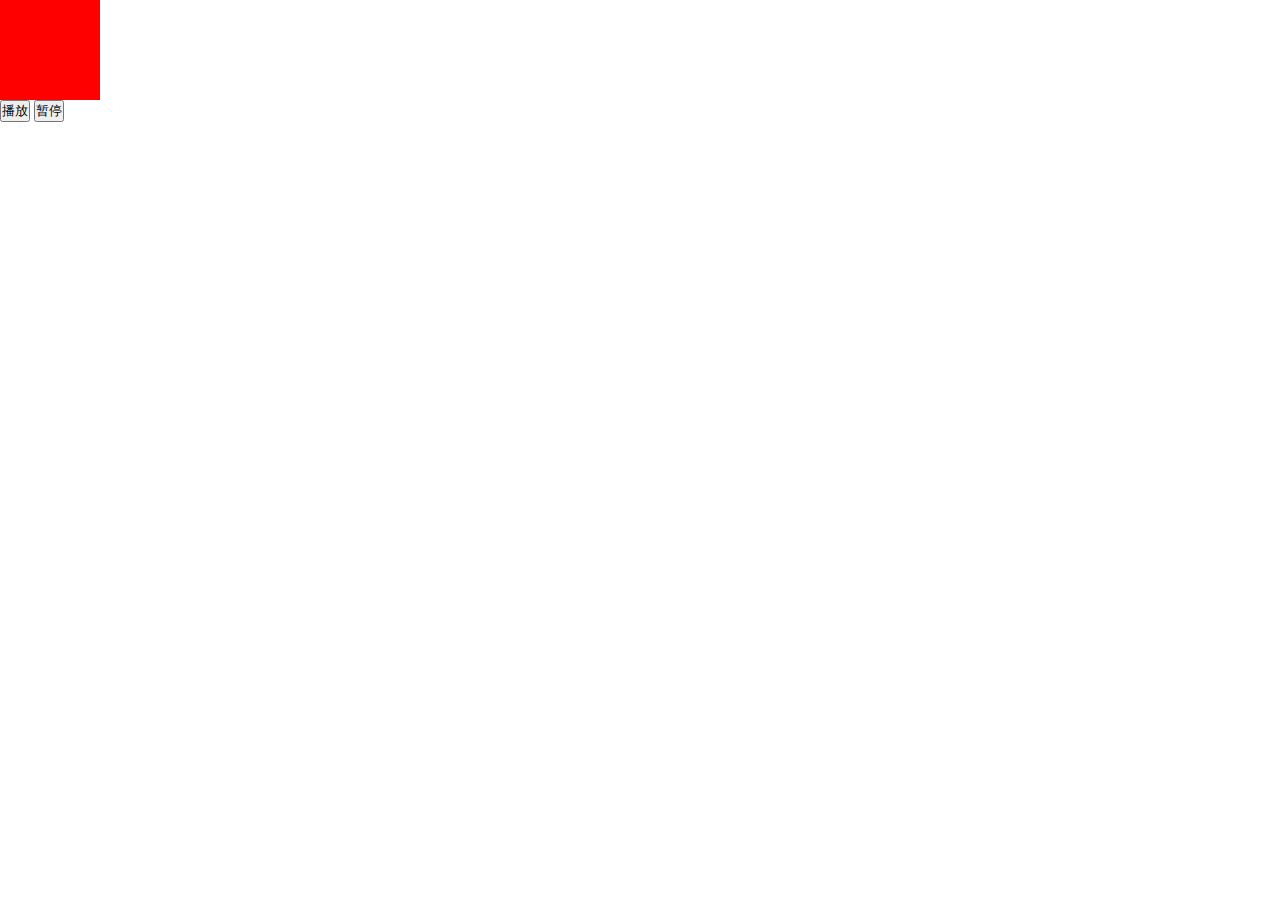
<file: 动画属性的回顾.html>
<!DOCTYPE html>
<html lang="en">
<head>
    <meta charset="UTF-8">
    <title>Title</title>
    <style>
        *{
            padding: 0;
            margin: 0;
        }
        div{
            width: 100px;
            height: 100px;
            background-color: red;

            /*添加动画效果*/
            /*1.animation-name:指定动画名称*/
            animation-name: moveTest;
            /*2.设置动画的总耗时*/
            animation-duration: 2s;
            /*3.设置动画的播放次数，默认为1次  可以指定具体的数值，也可以指定infinite(无限次)*/
            animation-iteration-count: 1;
            /*4.设置交替动画  alternate:来回交替*/
            animation-direction: alternate;
            /*5.设置动画的延迟*/
           /* animation-delay: 2s;*/
            /*5.设置动画结束时的状态：默认情况下，动画执行完毕之后，会回到原始状态
            forwards:会保留动画结束时的状态，在有延迟的情况下，并不会立刻进行到动画的初始状态
            backwards:不会保留动画结束时的状态，在添加了动画延迟的前提下，如果动画有初始状态，那么会立刻进行到初始状态
            both:会保留动画的结束时状态，在有延迟的情况下也会立刻进入到动画的初始状态*/
            animation-fill-mode: backwards;    /* forwards/backwards/both*/
            /*6.动画的时间函数*/
            animation-timing-function: linear;
            /*设置动画的播放状态  paused:暂停   running:播放*/
            animation-play-state: running;
        }

        /*创建动画*/
        @keyframes moveTest {
            /*百分比是指整个动画耗时的百分比  10s*/
            from{
                transform: translate(110px,0) rotate(45deg);
            }
            50%{
                transform: translate(0,200px);
            }
            to{
                transform: translate(500px,400px);
            }
        }
    </style>
</head>
<body>
<div></div>
<input type="button" value="播放" id="play">
<input type="button" value="暂停" id="pause">
<script>
    var div=document.querySelector("div");
    document.querySelector("#play").onclick=function(){
        div.style.animationPlayState="running";
    }
    document.querySelector("#pause").onclick=function(){
        div.style.animationPlayState="paused";
    }
</script>
</body>
</html>
</file>
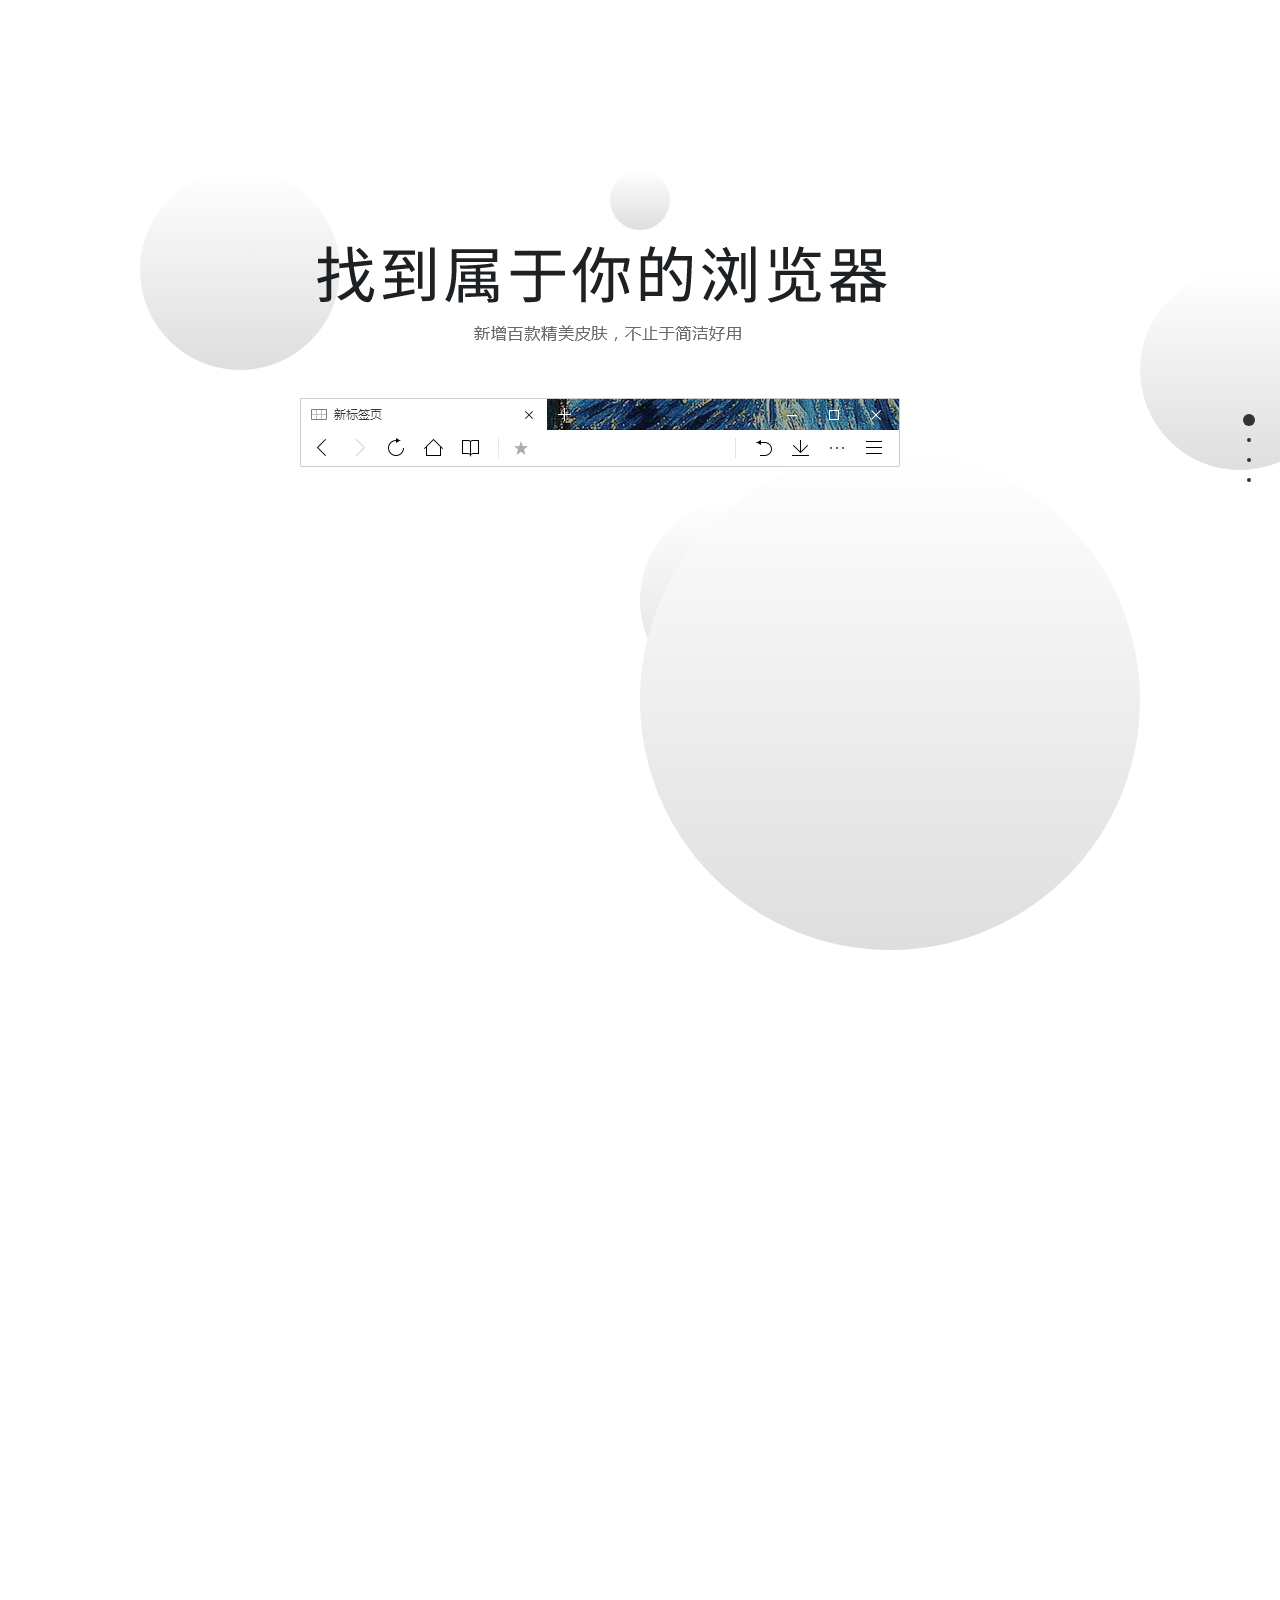
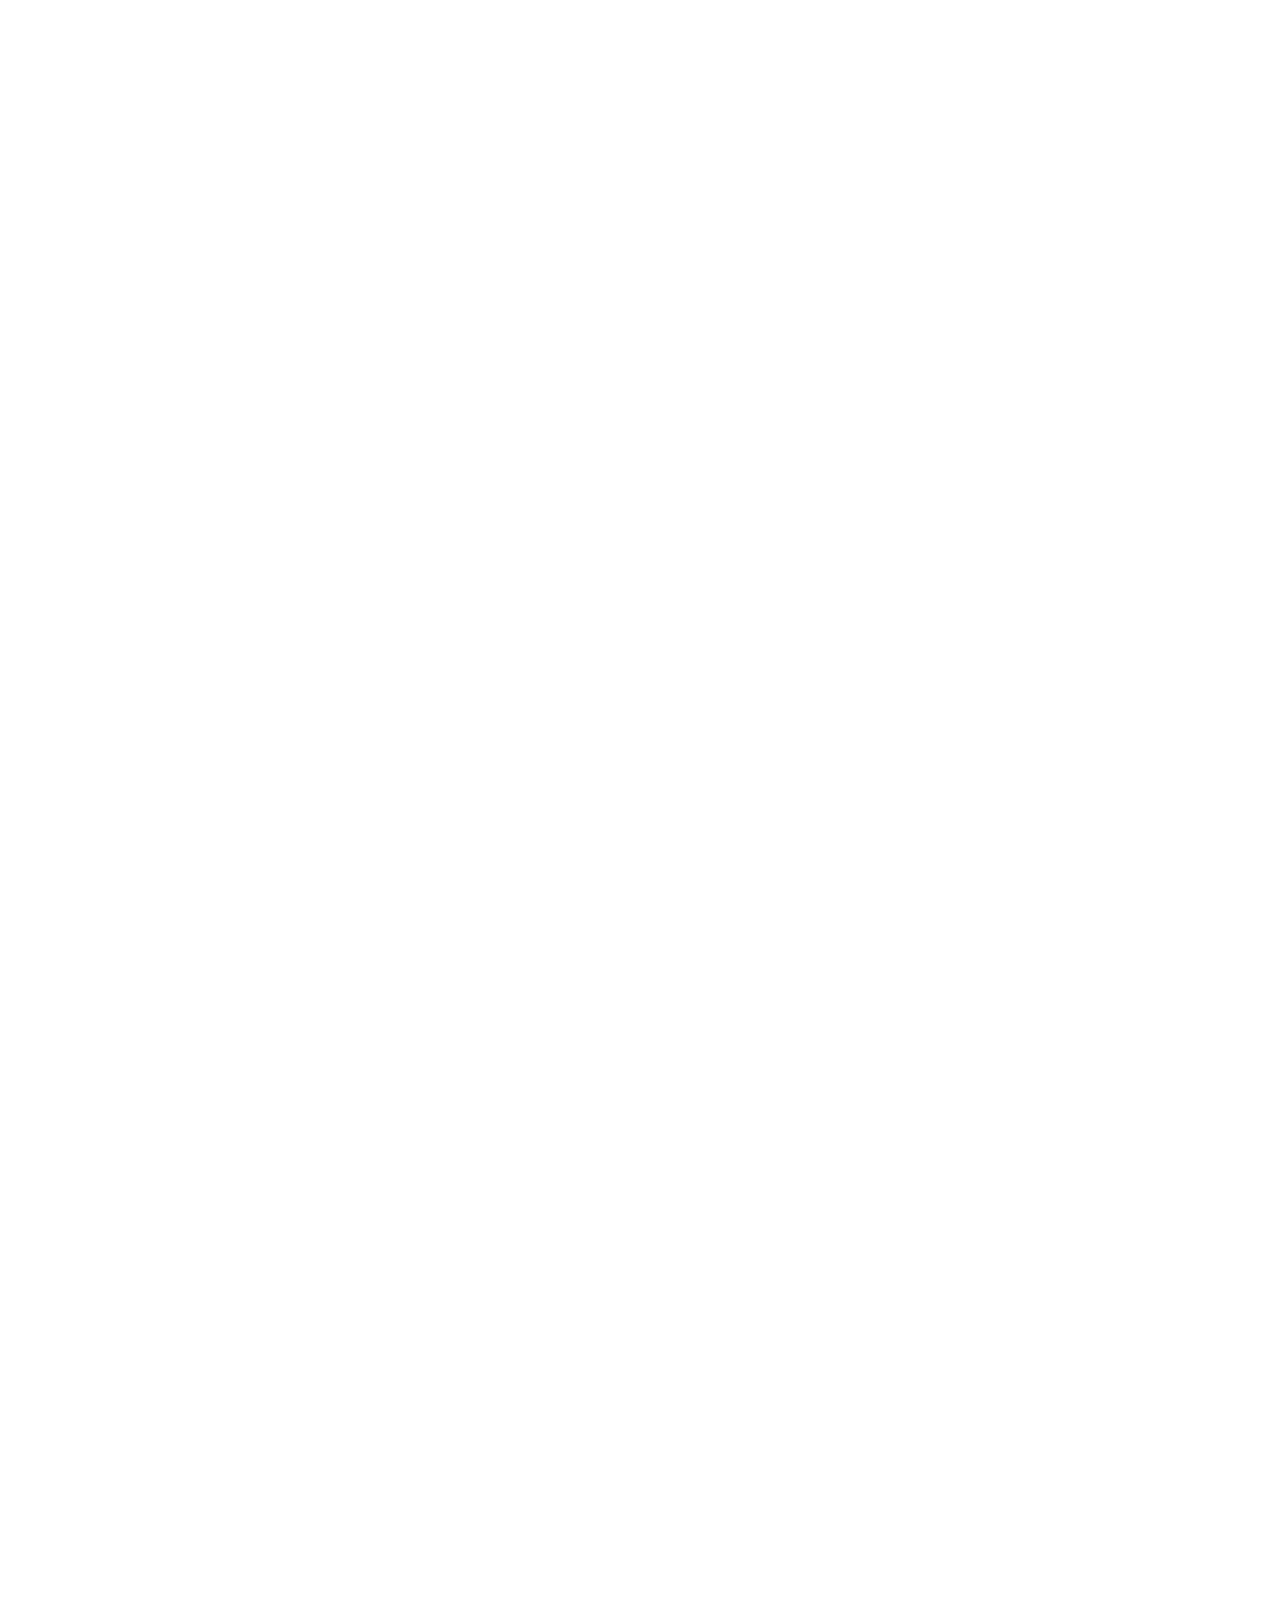
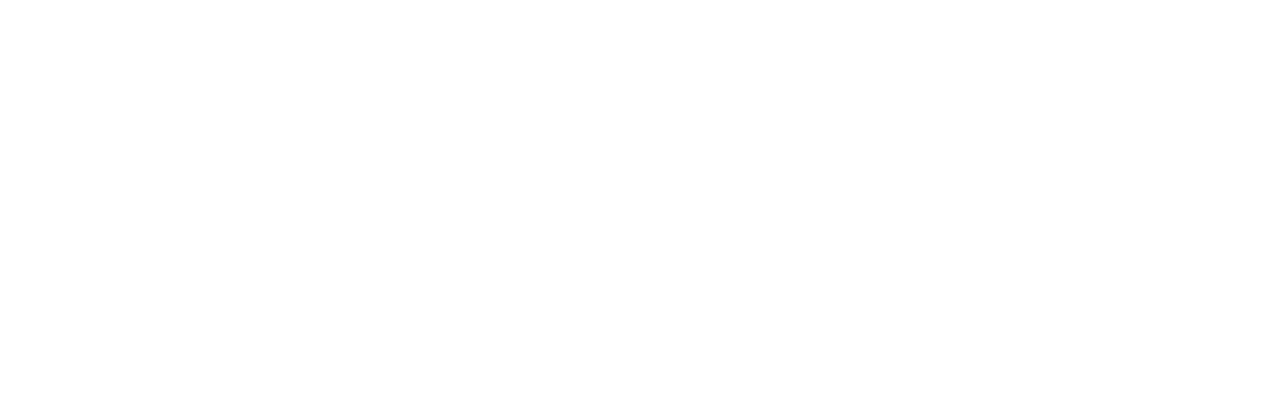
<file: QQ浏览器/index0.html>
<!DOCTYPE html>
<html lang="en">
<head>
    <meta charset="UTF-8">
    <meta name="viewport" content="width=device-width, initial-scale=1.0">
    <meta http-equiv="X-UA-Compatible" content="ie=edge">
    <title>Document</title>
	<link rel="stylesheet" href="css/jquery.fullPage.css" />
	<link rel="stylesheet" href="css/base.css" />
	<link rel="stylesheet" href="css/myQ.css" />
	<!-- js -->
	<script src="js/jquery.min.js"></script>
	<script src="js/jquery.fullPage.min.js"></script>
 	<script src="js/jquery.easing.1.3.js"></script>
 	<script src="js/myQQ.js"></script>
</head>
<body>
    <div id="bg">
        <div class="row1">
            <div class="orb1"></div>
            <div class="orb2"></div>
            <div class="orb3"></div>
       </div>  
       <div class="row2">
            <div class="orb1"></div>
            <div class="orb2"></div>
            <div class="orb3"></div>
       </div> 
       <div class="row3">
            <div class="orb1"></div>
            <div class="orb2"></div>
       </div>   
    </div>
    <div id="fullpage">
        <div class="section section1">
            <div class="p1">
                <img src="images/skin.png" alt="">
            </div>
        </div>
        <div class="section section2">
                <div class="p2">
                    <img src="images/title1_1.png" alt="">
                    <img src="images/title1_2_1.png" alt="">
                </div>
            </div>
            <div class="section section3">
                <div class="p3">
                    <img src="images/p3ui_tab.png" alt="">
                </div>
                <img src="images/title3.png" alt="" class="title3">
            </div>
            <div class="section">第四屏</div>
        </div>
    </div>
</body>
</html>
</file>
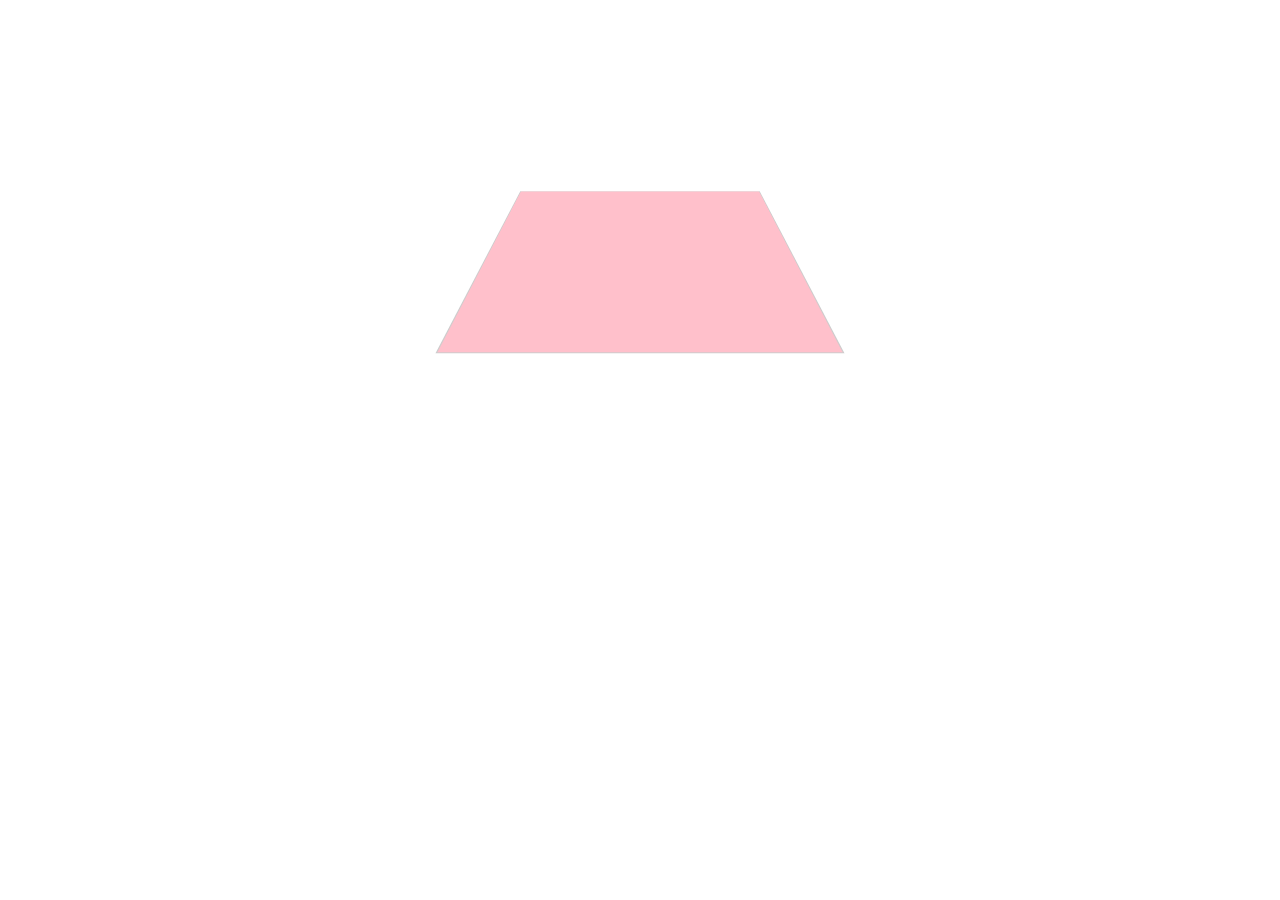
<file: QQ浏览器/rotateX.html>
<!DOCTYPE html>
<html lang="en">
<head>
	<meta charset="UTF-8">
	<title>Document</title>
	<style>
	body {
		perspective: 500px;
	}
	div {
		width: 300px;
		height: 300px;
		border:1px solid #ccc;
		background-color: pink;
		margin: 100px auto;
		transform: rotateX(60deg);
	}
	</style>
</head>
<body>
	<div></div>
</body>
</html>
</file>
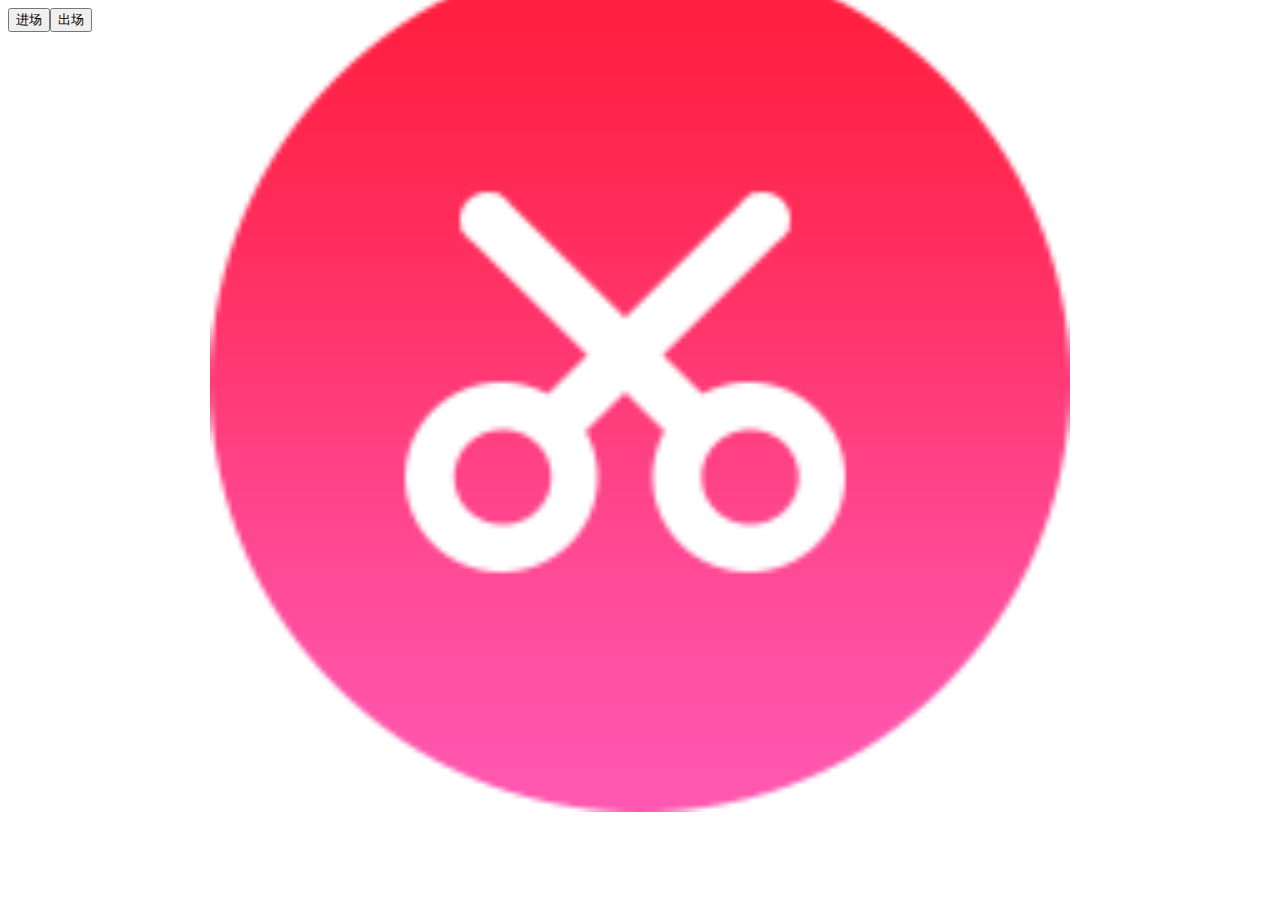
<file: QQ浏览器/进场出场动画.html>
<!DOCTYPE html>
<html lang="en">
<head>
	<meta charset="UTF-8">
	<title>Document</title>
	<style>
			 /* 有2个状态， 一个状态是 结束状态    还有一个是 起始状态  */

	div {
		width: 1000px;
		height: 500px;
		margin: 100px auto;
		position: relative;
		perspective: 1000px; /*  透视 */
	}
	/* 一个状态是 结束状态 */
	.comein .p2 {
		position: absolute;
		top:50%;
		left: 50%;
		transform: translate(-50%, -50%);
	}

	/* 还有一个是 起始状态 */
	.p2 {
		position: absolute;
		top:50%;
		left: 50%;
		transform: translate(-50%, -50%) translateZ(800px);
		transition: all 2s;  /* 过渡 */
	}
	</style>
</head>
<body>
<button>进场</button><button>出场</button>
    <div>
    	<img src="images/p2pop1.png" alt="" class="p2">
    </div>
</body>
<script src="js/jquery.min.js"></script>
<script>
	$(function() {
		// 按照一定条件触发
		$("button:first").on("click", function() {
			 $("div").addClass('comein');
		})
		$("button:eq(1)").on("click", function() {
			 $("div").removeClass('comein');
		})
	})
</script>
</html>
</file>
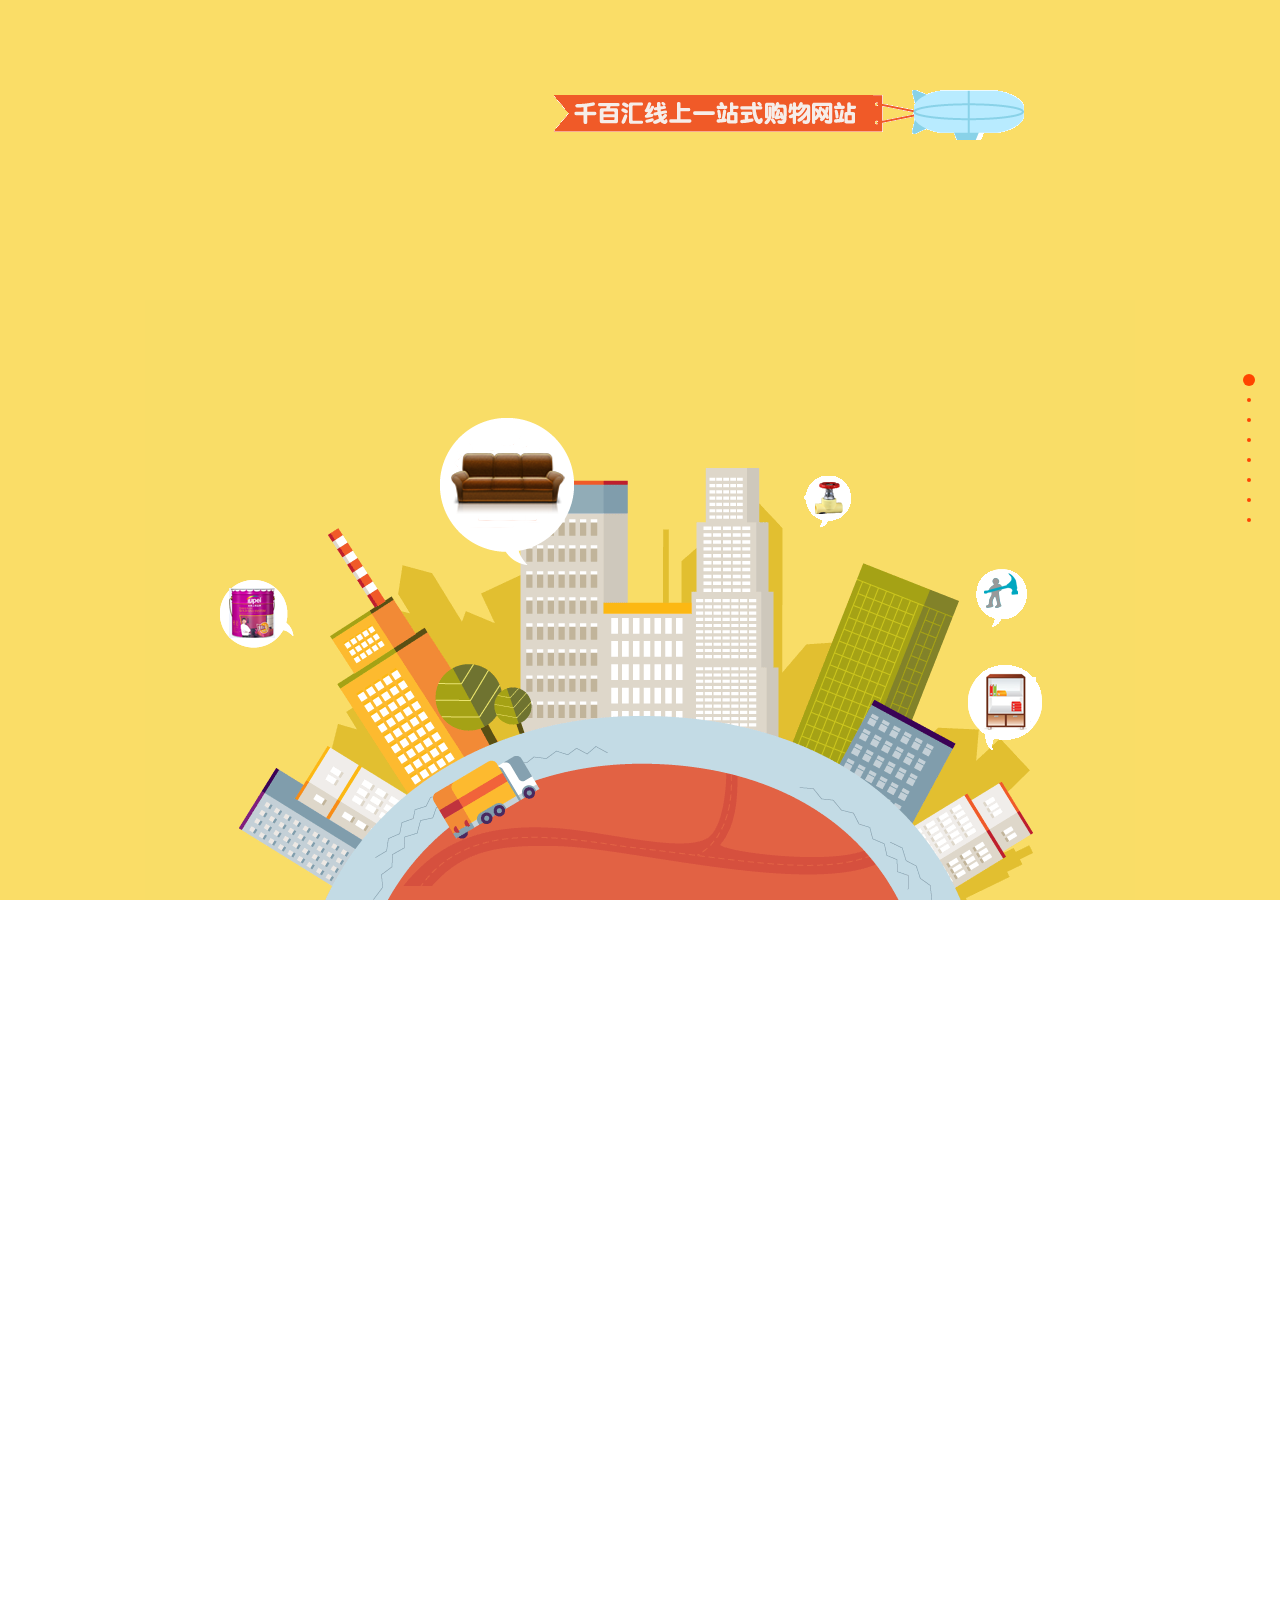
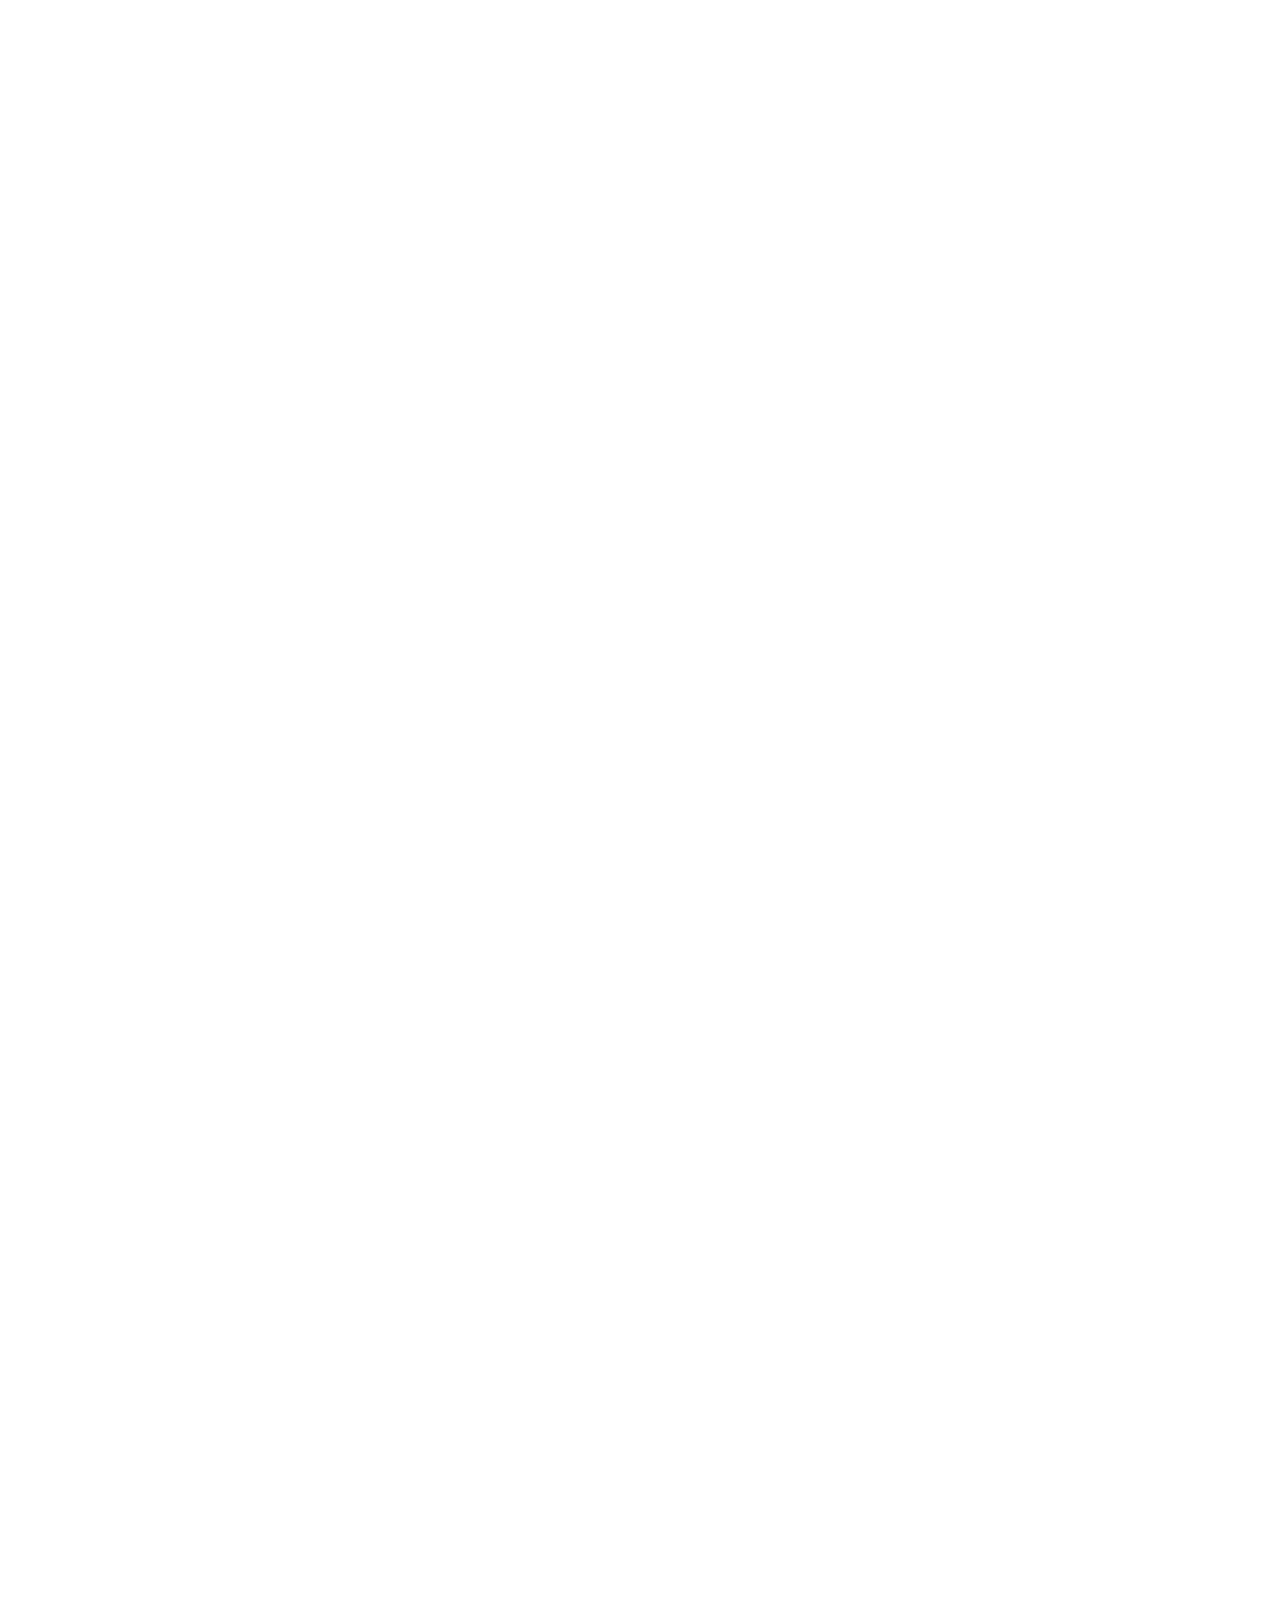
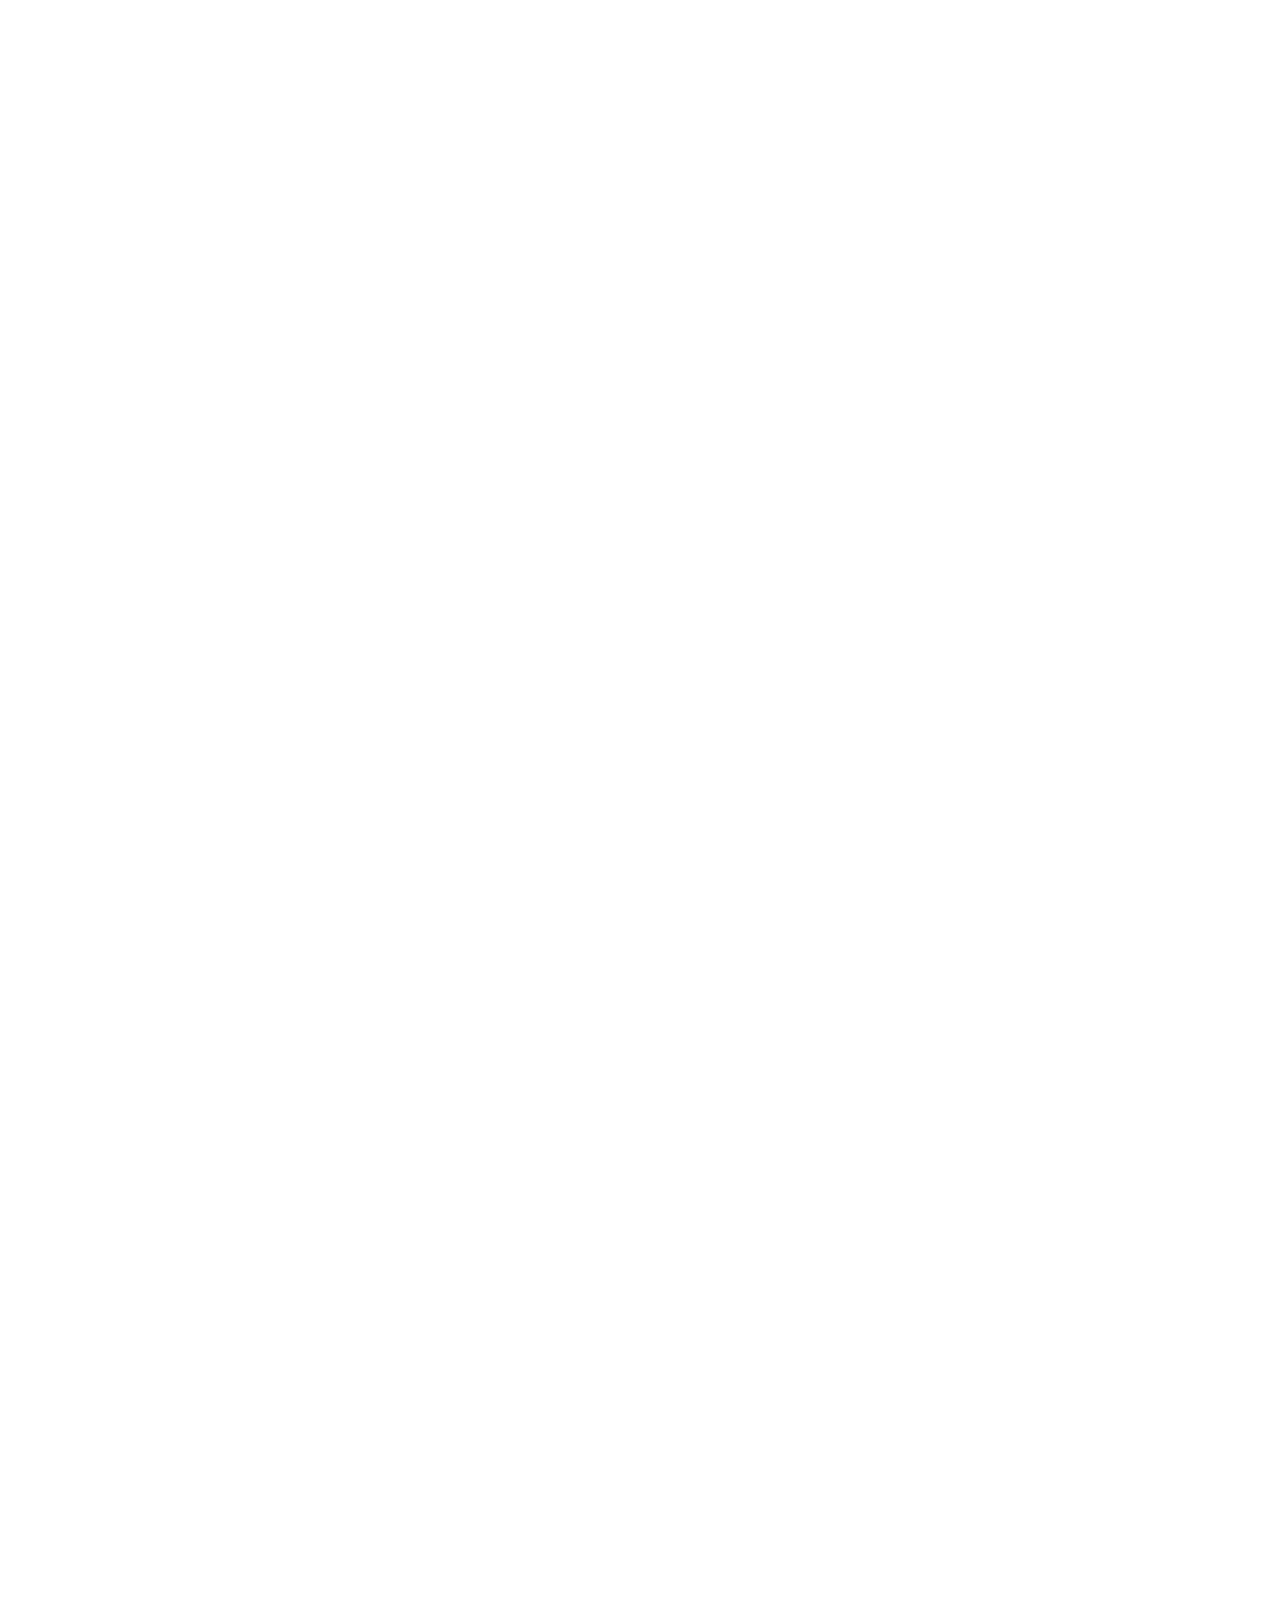
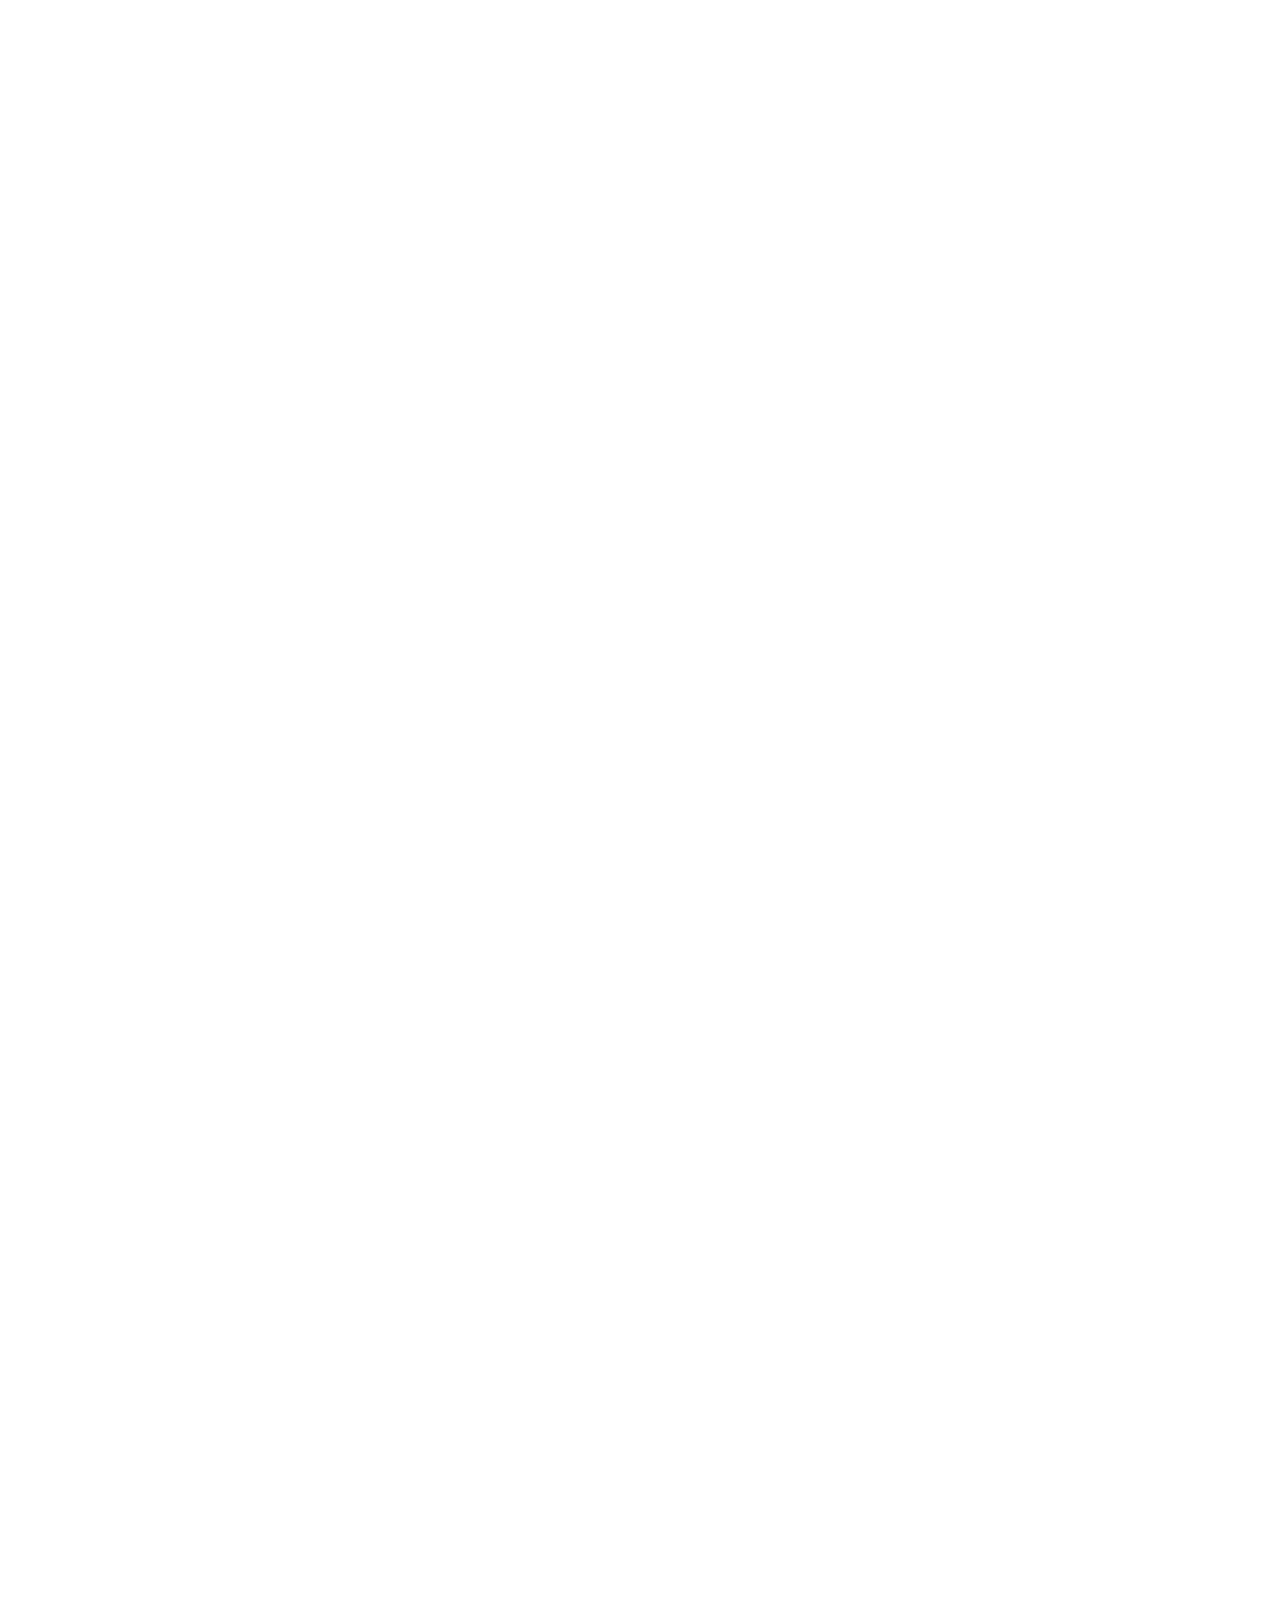
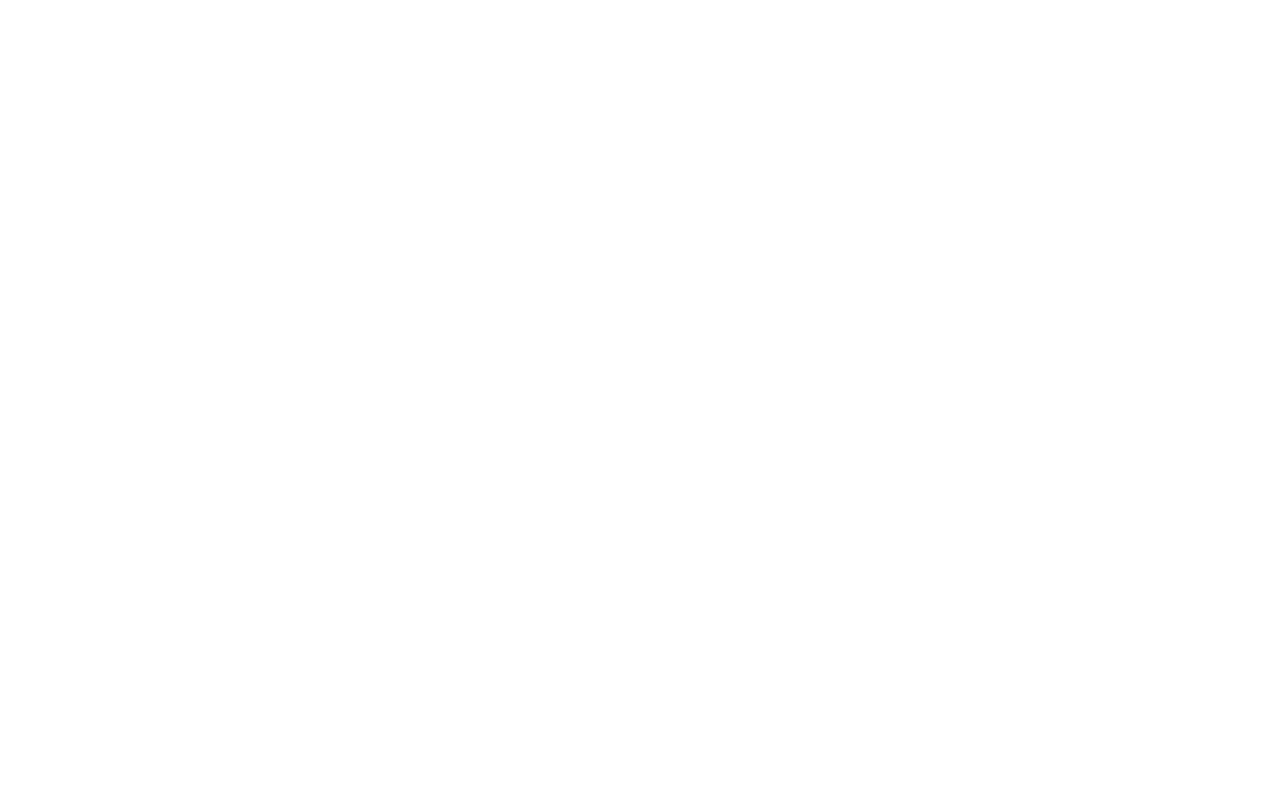
<file: 购物页面/index01.html>
<!doctype html>
<html lang="en">
<head>
    <meta charset="UTF-8">
    <title>剁手剁手！！</title>
    <!-- 引入的  初识化css   fullpage css -->

    <!-- 引入自己的css  -->
    <link rel="stylesheet" href="css/base.css">
    <link rel="stylesheet" href="css/page.css">
    <link rel="stylesheet" href="css/jquery.fullPage.css" />
    <!-- y这是一个jquery插件，所以先引入jquery -->
    <script src="js/jquery.min.js"></script>
    <!-- 如果想要 easing 缓动动画  那就引入 easing js -->
    <script src="js/jquery.easing.1.3.js"></script>
    <script src="js/jquery.fullPage.min.js"></script>
    <!-- 引入自己的js -->
    <script src="js/page.js"></script>
   
</head>
<body>
  
    <div id="fullpage">
    <!-- 第一屏幕制作 -->
        <div class="section section1">
            <img src="images/t1wsqsfgnaxxxmjxp6-470-50.png" class="fly updown" alt="">
            <img src="images/t1xccqfflgxxxild.png" class="shirt01 shirt-updown" alt="">
            <img src="images/t1iakufbxxxxctz4tl-824-274.png" class="goods" alt="">
        </div>
    <!--  第二屏幕制作 -->
        <div class="section section2">
            <div class="computer">
                <div class="search">
                    <img src="images/search-words.png" class="search-wrods" alt="">
                </div>
                <img src="images/search-02-1.png"  class="search-02-1" alt="">
                <img src="images/goods-441-218.png"  class="goods-02" alt="">
           <!-- 沙发 -->
                <img src="images/shirt-02-207-166.png" class="shirt-02" alt="">
           <!-- 白色底盒子用来遮挡沙发的 -->
                <div class="cover"></div>
            </div>
            <img src="images/words-01-361-25.png" class="words-01" alt="">
            <img src="images/words-02.png"  class="words-02" alt="">
        </div>
            <!--  第三屏幕制作 -->
        <div class="section section3">
            <div class="main">
                <div class="select">
                    <img src="images/img-01.gif" class="img" alt="">
                    <img src="images/img-01-a.gif" class="img img-01-a" alt="">
                    <img src="images/btn-01.gif" class="btn" alt="">
                    <img src="images/btn-01-a.gif" class="btn btn-01-a" alt="">
                </div>
                <!-- 沙发 -->
                <img src="images/shirt-02-207-166.png" class="shirt-03" alt="">
                <img src="images/t1f.png" class="t1f"  alt="">
            </div>
        </div>
          <!--  第四屏幕制作 -->
        <div class="section section4">
             <img src="images/cloud.png"  class="cloud cloud-back1">
             <img src="images/words-04.png" class="word">
             <img src="images/words-04-a.png" class="word words-04-a">
             <div class="car">
                 <img src="images/t1f.png" class="car-img" alt="">
                 <img src="images/car.png" alt="">
             </div>
             <div class="note move">
                <img src="images/t1sqosfx8bxxa9wx_i-173-47.png"  class="note-img" alt="">  
               <img src="images/t1.png"  alt="">
            </div>
        </div>
          <!--  第五屏幕制作 -->
        <div class="section section5">
            <img src="images/words-05.png" class="words-05">
            <img src="images/card-05.png" class="card-05">
            <img src="images/order-05.png" class="order-05">
            <img src="images/t1f.png" class="t1f-05">
            <div class="overFlow">
              <img src="images/mouse-05.png" class="mouse">
              <img src="images/mouse-05-a.png" class="mouse mouse-05-a">
              <img src="images/hand-05.png" class="hand-05">
            </div>
        </div>
        <div class="section section6">
            <img src="images/box.png" alt="" class="box-06" />
            <img src="images/car-06.png" alt="" class="car-06" />
            <img src="images/cloud-06.png" alt="" class="cloud-06" />
            <img src="images/88.png" alt="" class="pop-06" />
            <img src="images/man.png" alt="" class="boy">
            <img src="images/women.png" alt="" class="girl">
            <img src="images/door.png" alt="" class="door">
            <img src="images/t1kzyqffnexxbcrepj-139-173.png" alt="" class="pop-07">
            <img src="images/words-06-a.png" alt="" class="words-06-a">
        </div>
        <div class="section section7">
            <div class="star move">
        
            </div>
            <img src="images/good-07.png" alt="" class="good-07">
        </div>
        <div class="section section8">
            <a href="#" class="beginShoping">
                <img src="images/btn-08.png" alt="">
                <img src="images/btn-08-a.gif" alt="" class="btn-08-a">
              </a>
              <img src="images/again.png"  class="again" alt="">
              <img src="images/hand-08.png"  class="hand-08">
        </div>
    </div>
</body>
</html>
</file>
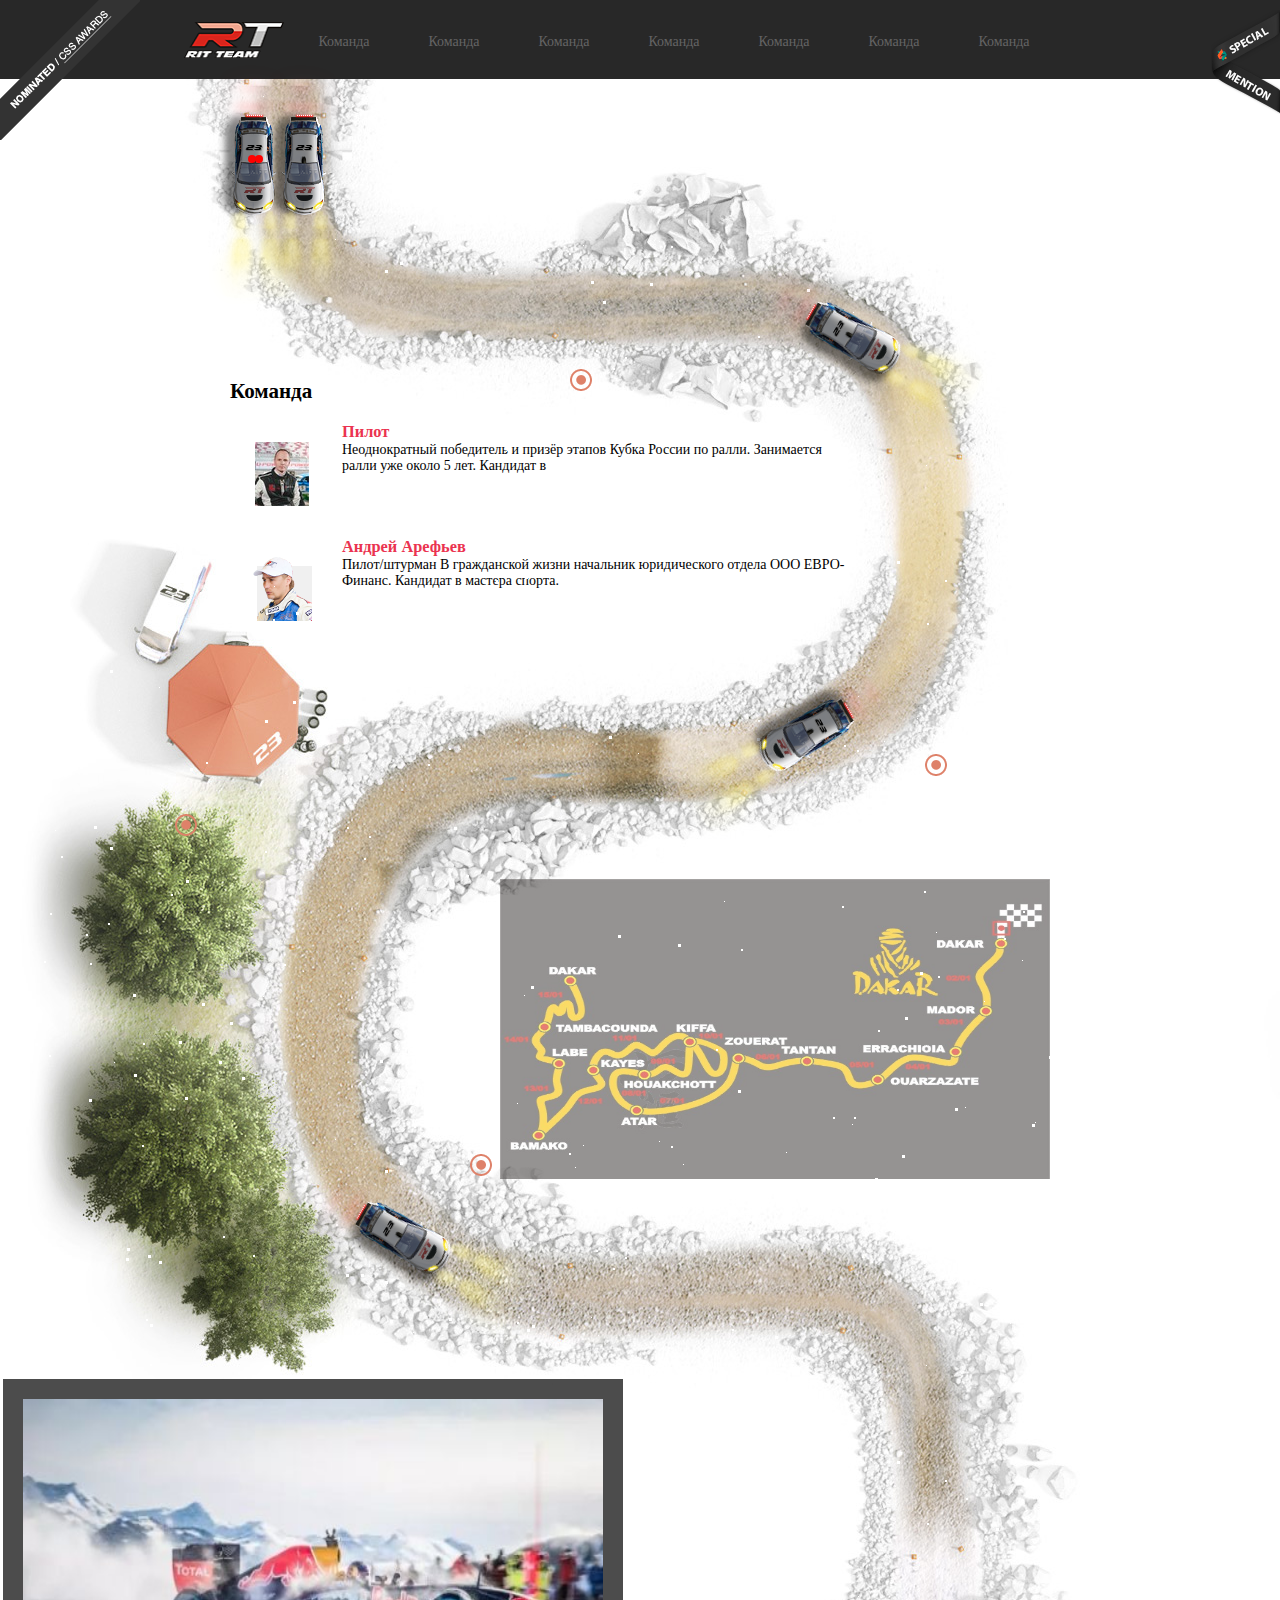
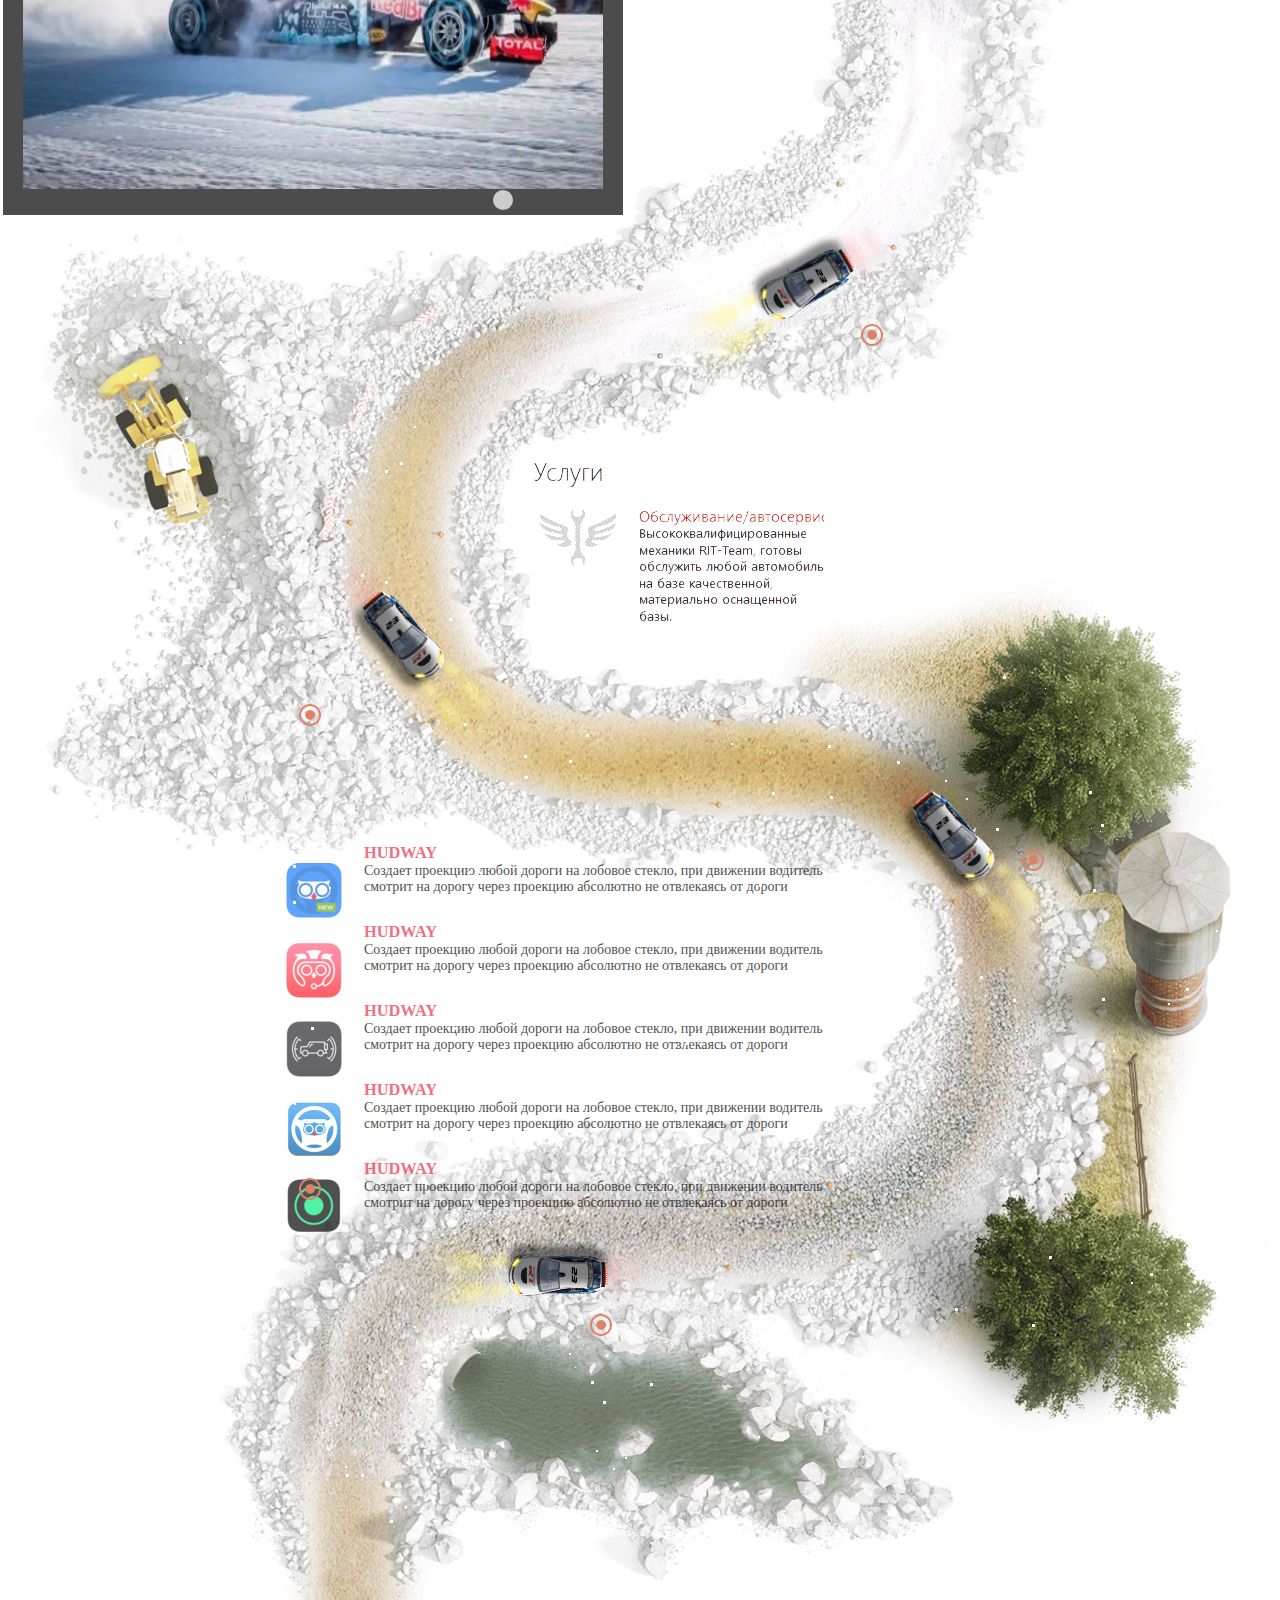
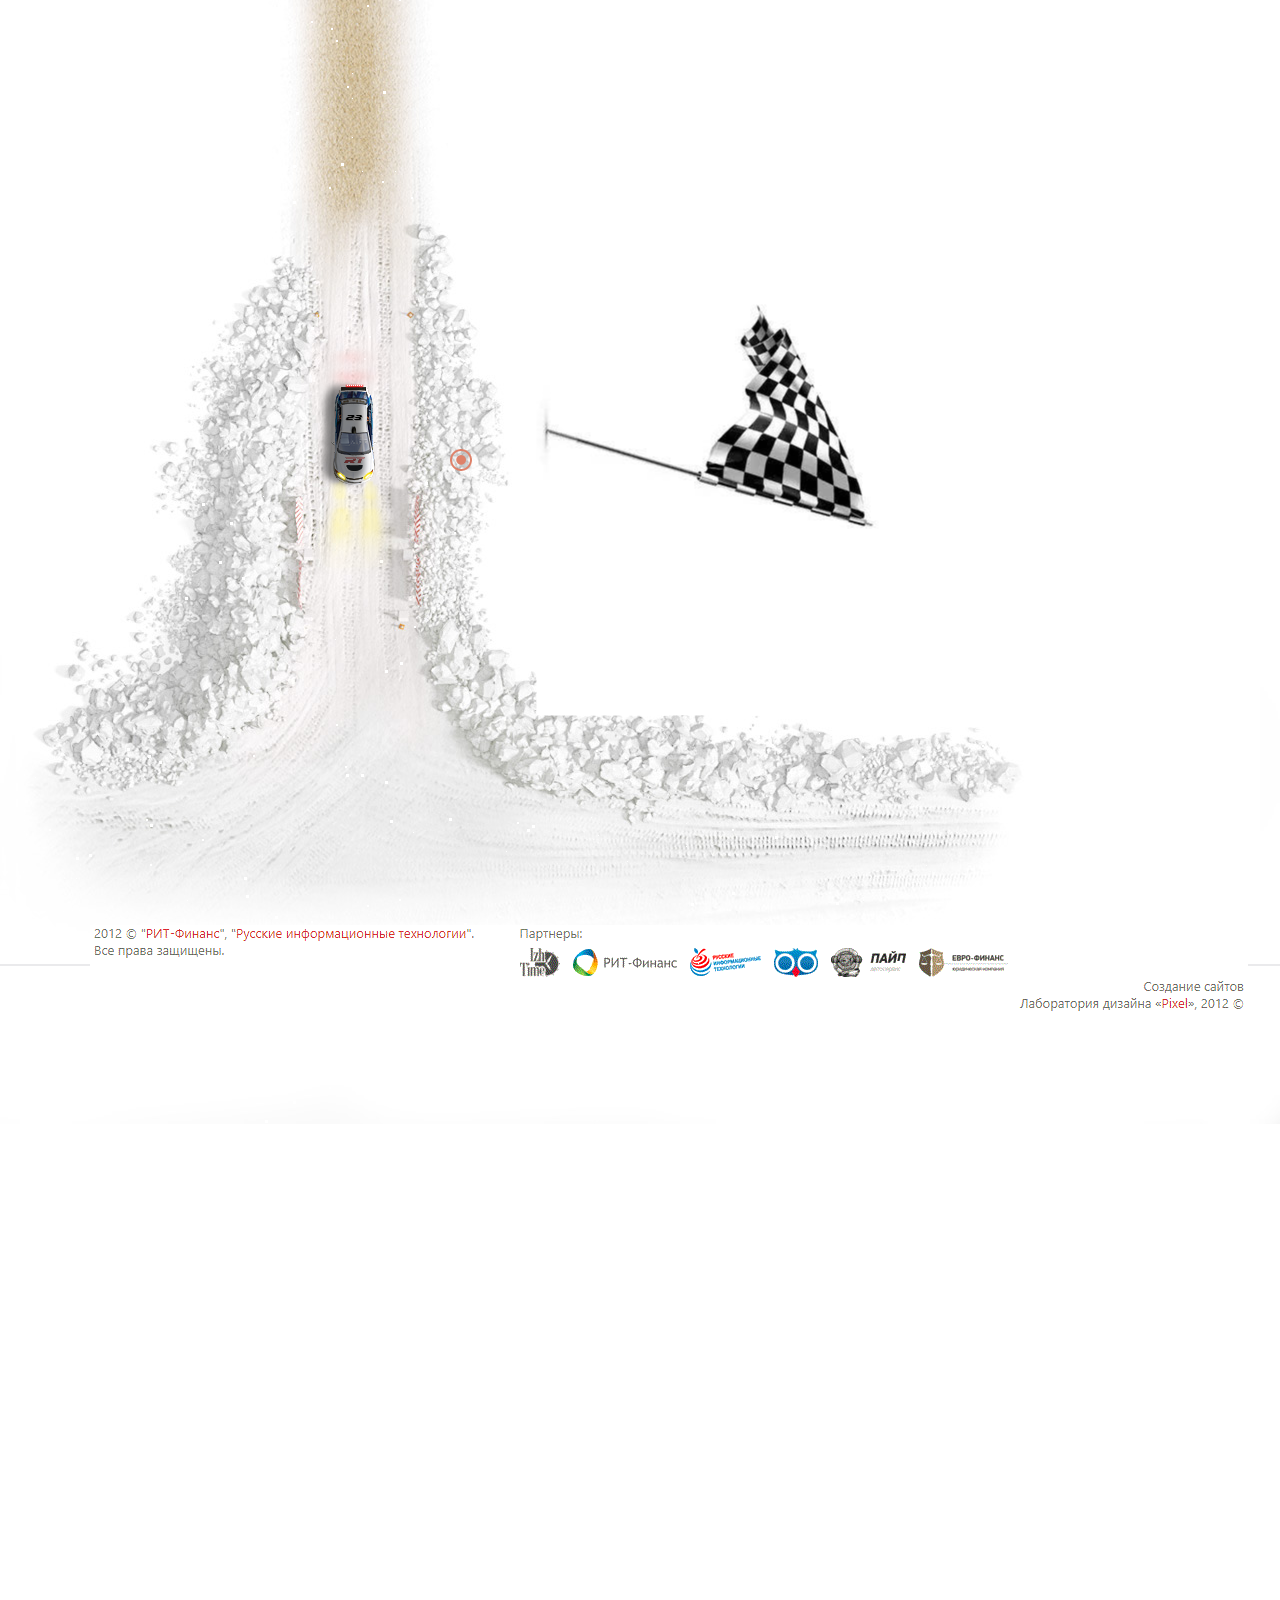
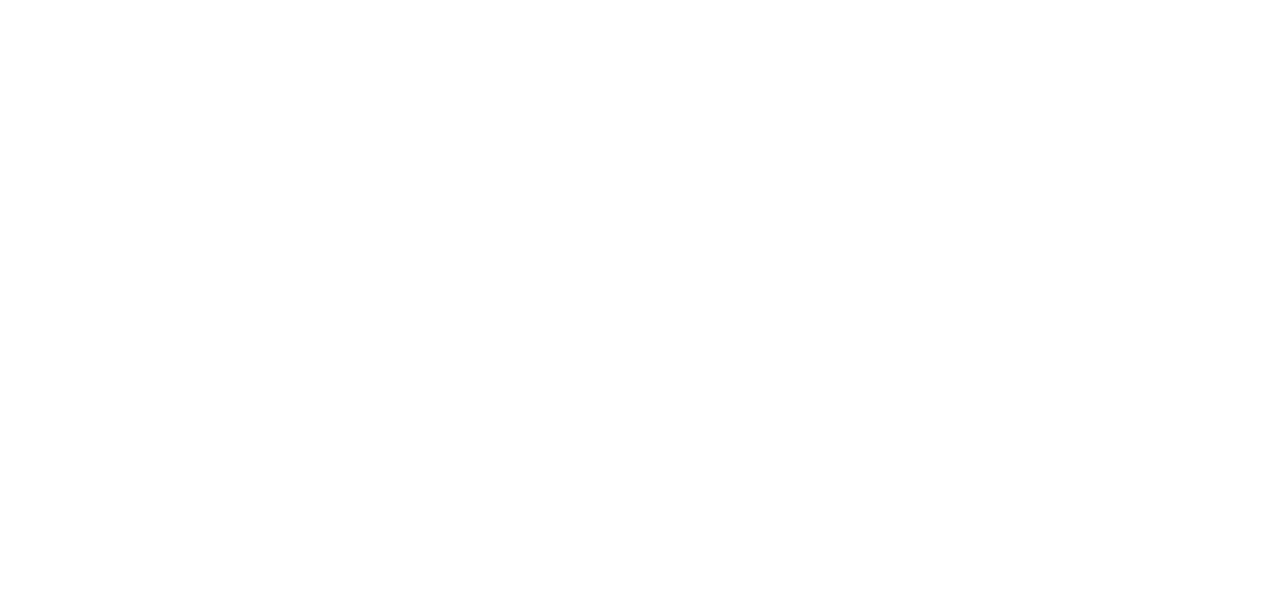
<file: 时钟制作/Rit Team/Rit Team.html>
<!DOCTYPE html>
<html>
<head lang="en">
    <meta charset="UTF-8">
    <title>Rit Team</title>
    <link rel="stylesheet" href="css/index.css"/>
    <link rel="stylesheet" href="css/snow.css">
    <script src="js/jquery-2.2.2.js"></script>
    <script src="js/sonw.js"></script>
    <script src="js/jquery-1.12.2.js"></script>
    <script src="js/nav.js"></script>
    <script src="js/car.js"></script>
    <script src="js/index.js"></script>



</head>
<body id="top">
    <div class="snow"></div>
    <div class="snow"></div>
    <div class="snow"></div>
    <!--//导航栏-->
    <nav>
        <table class="w">
            <tr>
                <td><a href="#"><img src="images/logo (2).png" alt="" width="100px" height="36px"/></a></td>
                <td><a href="#">Команда </a></td>
                <td><a href="#">Команда </a></td>
                <td><a href="#">Команда </a></td>
                <td><a href="#">Команда </a></td>
                <td><a href="#">Команда </a></td>
                <td><a href="#">Команда </a></td>
                <td><a href="#">Команда </a></td>
            </tr>
        </table>
    </nav>
    <s class="mark1"><img src="images/cssa-dark-nominated.png" alt=""/></s>
    <span class="mark2"><img src="images/awwwards_honorable_black_right-2395c5ecde552d2373fdc88253f55df1.png" alt=""/></span>
    <div class="snow-container"></div>
    <div class="bigbox">
        <img src="images/land-0.jpg" alt=""/>
        <img class="saodao" src="images/saodao.jpg" width="550" height="300" alt=""/>
        <div class="car1">
            <span ><img src="images/car.png" alt=""/></span>
            <span class="shadow"><img src="images/yingzi.png" alt=""/></span>
            <div class="alert1"></div>
            <div class="alert2"></div>
            <span class="Lights"><img src="images/carlights-8493e74880145be8987008391504cb2f.png" alt=""/></span>
        </div>
        <div class="car2">
        <span ><img src="images/car.png" alt=""/></span>
            <span class="shadow"><img src="images/yingzi.png" alt=""/></span>
        <span class="Lights"><img src="images/carlights-8493e74880145be8987008391504cb2f.png" alt=""/></span>
    </div>
        <div class="car3">
            <span ><img src="images/car.png" alt=""/></span>
            <span class="shadow"><img src="images/yingzi.png" alt=""/></span>
            <span class="Lights"><img src="images/carlights-8493e74880145be8987008391504cb2f.png" alt=""/></span>
        </div>
        <div class="car4">
            <span ><img src="images/car.png" alt=""/></span>
            <span class="shadow"><img src="images/yingzi.png" alt=""/></span>
            <span class="Lights"><img src="images/carlights-8493e74880145be8987008391504cb2f.png" alt=""/></span>
        </div>
        <div class="car5">
        <span ><img src="images/car.png" alt=""/></span>
        <span class="shadow"><img src="images/yingzi.png" alt=""/></span>
        <span class="Lights"><img src="images/carlights-8493e74880145be8987008391504cb2f.png" alt=""/></span>
    </div>
        <div class="car6">
            <span ><img src="images/car.png" alt=""/></span>
            <span class="shadow"><img src="images/yingzi.png" alt=""/></span>
            <span class="Lights"><img src="images/carlights-8493e74880145be8987008391504cb2f.png" alt=""/></span>
        </div>
        <div class="car7">
            <span ><img src="images/car.png" alt=""/></span>
            <span class="shadow"><img src="images/yingzi.png" alt=""/></span>
            <span class="Lights"><img src="images/carlights-8493e74880145be8987008391504cb2f.png" alt=""/></span>
        </div>
        <div class="car8">
            <span ><img src="images/car.png" alt=""/></span>
            <span class="shadow"><img src="images/yingzi.png" alt=""/></span>
            <span class="Lights"><img src="images/carlights-8493e74880145be8987008391504cb2f.png" alt=""/></span>
        </div>
        <div class="car9">
            <span ><img src="images/car.png" alt=""/></span>
            <span class="shadow"><img src="images/yingzi.png" alt=""/></span>
            <span class="Lights"><img src="images/carlights-8493e74880145be8987008391504cb2f.png" alt=""/></span>
        </div>
        <div class="car10">
            <span ><img src="images/car.png" alt=""/></span>
            <span class="shadow"><img src="images/yingzi.png" alt=""/></span>
            <span class="Lights"><img src="images/carlights-8493e74880145be8987008391504cb2f.png" alt=""/></span>
        </div>
        <s class="s1"><a href="#"><img src="images/yuan.png" alt=""/></a>
            <img class="showimg" src="images/2013_103.jpg"alt=""/></s>

        <s class="s2"><a href="#"><img src="images/yuan.png" alt=""/></a>
            <img class="showimg" src="images/2013_104.jpg"  alt=""/></s>

        <s class="s3"><a href="#"><img src="images/yuan.png" alt=""/></a>
            <img class="showimg" src="images/2013_111.jpg"alt=""/></s>

        <s class="s4"><a href="#"><img src="images/yuan.png" alt=""/></a>
            <img class="showimg" src="images/2013_116.jpg"  alt=""/></s>

        <s class="s5"><a href="#"><img src="images/yuan.png" alt=""/></a>
            <img class="showimg" src="images/234.jpg" width="122" height="80"
             alt=""/></s>

        <s class="s6"><a href="#"><img src="images/yuan.png" alt=""/></a>
            <img class="showimg" src="images/2013_122.jpg" alt=""/></s>

        <s class="s7"><a href="#"><img src="images/yuan.png" alt=""/></a>
            <img class="showimg" src="images/2013_125.jpg" alt=""/></s>

        <s class="s8"><a href="#"><img src="images/yuan.png" alt=""/></a>
            <img class="showimg" src="images/182.jpg"  width="122" height="80" alt=""/></s>

        <s class="s9"><a href="#"><img src="images/yuan.png" alt=""/></a>
            <img class="showimg" src="images/2010_123.jpg"  alt=""/></s>

        <s class="s10"><a href="#"><img src="images/yuan.png" alt=""/></a>
            <img class="showimg" src="images/2013_117.jpg"  /></s>

        <s class="team">
            <h2>Команда</h2><br/>
            <table>
                <tr>
                    <td class="fl">
                        <span >
                        <a  class="fl" href=""><img src="images/ostanin.jpg" alt=""/></a>
                        <h3> Пилот </h3><p>Неоднократный победитель и призёр этапов Кубка России по ралли. Занимается
                            ралли уже около 5 лет. Кандидат в </p>
                        </span>
                    </td>
                    <td class="fl">
                        <span>
                        <a href=""><img src="images/_team_100_.png" alt=""/></a>
                        <h3> Андрей Арефьев </h3>
                        <p>
                    Пилот/штурман
                    В гражданской жизни начальник юридического отдела ООО ЕВРО-Финанс. Кандидат в мастера спорта.</p>
                    </span>
                    </td>
                </tr>


            </table>
        </s>
        <s class="s11"><img src="images/66.GIF" alt=""/></s>
        <s class="team2">
            <table>
                <tr>
                    <td>
                        <a href="#">
                        <img src="images/Screen_Shot_2016-08-18_at_4.13.47_PM.png" alt=""/>
                        </a>
                        <span>
                            <h3>HUDWAY</h3>
                            <p>Создает проекцию любой дороги на лобовое стекло, при движении водитель смотрит на дорогу через проекцию абсолютно не отвлекаясь от дороги</h2>
                            </p>

                        </span>
                    </td>
                    <td>
                        <a href="#">
                            <img src="images/Screen_Shot_2016-08-18_at_4.13.21_PM.png" alt=""/>
                        </a>
                        <span>
                            <h3>HUDWAY</h3>
                            <p>Создает проекцию любой дороги на лобовое стекло, при движении водитель смотрит на дорогу через проекцию абсолютно не отвлекаясь от дороги</h2>
                            </p>
                        </span>
                    </td>
                    <td>
                        <a href="#">
                            <img src="images/Screen_Shot_2016-08-18_at_4.13.34_PM.png" alt=""/>
                        </a>
                        <span>
                            <h3>HUDWAY</h3>
                            <p>Создает проекцию любой дороги на лобовое стекло, при движении водитель смотрит на дорогу через проекцию абсолютно не отвлекаясь от дороги</h2>
                            </p>
                        </span>
                    </td>
                    <td>
                        <a href="#">
                            <img src="images/Untitled-2.jpg" alt=""/>
                        </a>
                        <span>
                            <h3>HUDWAY</h3>
                            <p>Создает проекцию любой дороги на лобовое стекло, при движении водитель смотрит на дорогу через проекцию абсолютно не отвлекаясь от дороги</h2>
                            </p>
                        </span>
                    </td>
                    <td>
                        <a href="#">
                            <img src="images/Screen_Shot_2016-08-18_at_4.17.50_PM.png" alt=""/>
                        </a>
                        <span>
                            <h3>HUDWAY</h3>
                            <p>Создает проекцию любой дороги на лобовое стекло, при движении водитель смотрит на дорогу через проекцию абсолютно не отвлекаясь от дороги</h2>
                            </p>
                        </span>
                    </td>

                </tr>
            </table>
        </s>
        <div class="slide">
            <ul class="uu" id="uu-lb" >
                <li><a href="#"><img src="images/timg2.jpg" width="580" height="390" alt=""/></a></li>
                <li><a href="#"><img src="images/2(2).jpg" width="580" height="390"alt=""/></a></li>
                <li><a href="#"><img src="images/timg.jpg" width="580" height="390" alt=""/></a></li>
                <li><a href="#"><img src="images/mx5cup_184(2).jpg" width="580" height="390" alt=""/></a></li>
                <li><a href="#"><img src="images/mx5cup_193-1600x1067(2).jpg" width="580" height="390" alt=""/></a></li>
                <li><a href="#"><img src="images/mx5cup_060.jpg" width="580" height="390" alt=""/></a></li>
            </ul>
            <div class="showNav">
                <span class="active"></span>
                <span></span>
                <span></span>
                <span></span>
                <span></span>
                <span></span>
            </div>
        </div>

        <img class="park" src="images/park.jpg" alt=""/>
        <span class="underline"></span>
    </div>
    <footer>
        <a href="#"><img src="images/footer-1.GIF" alt=""/></a>
    </footer>

</body>
</html>
</file>
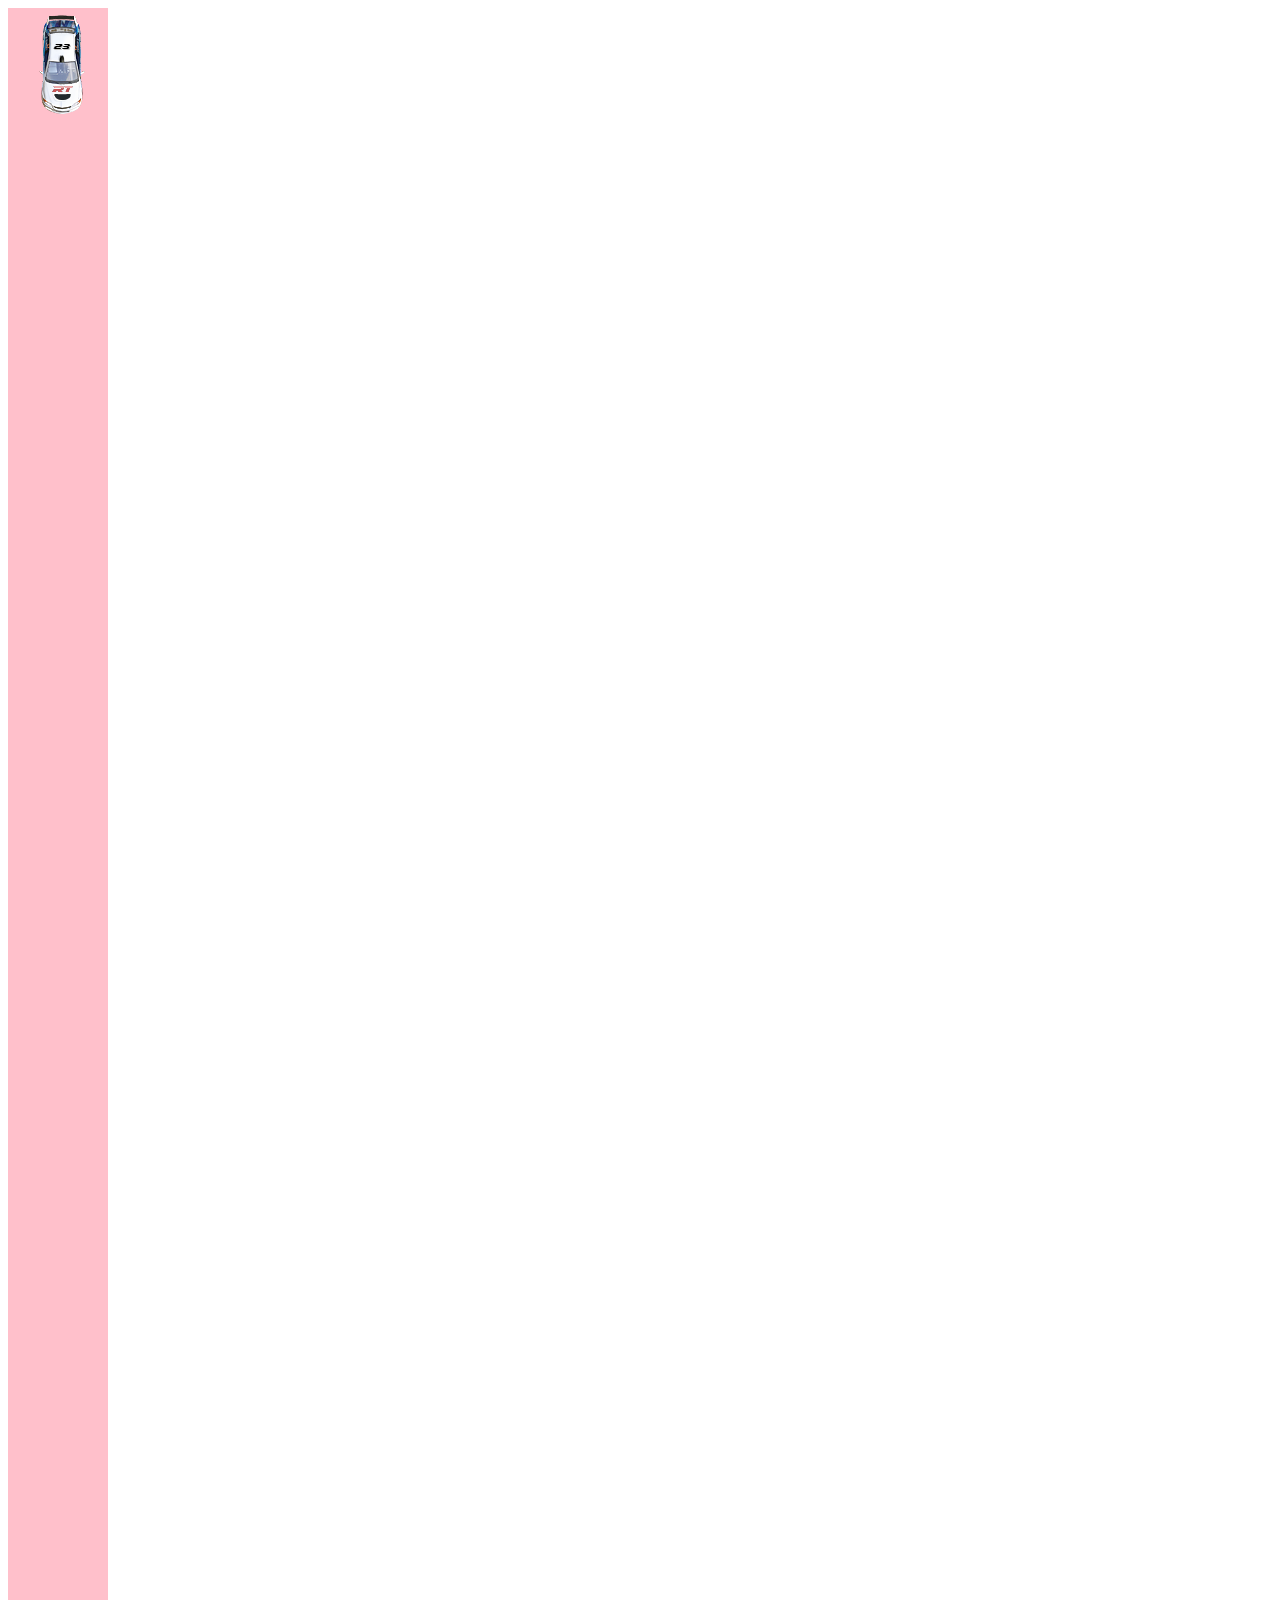
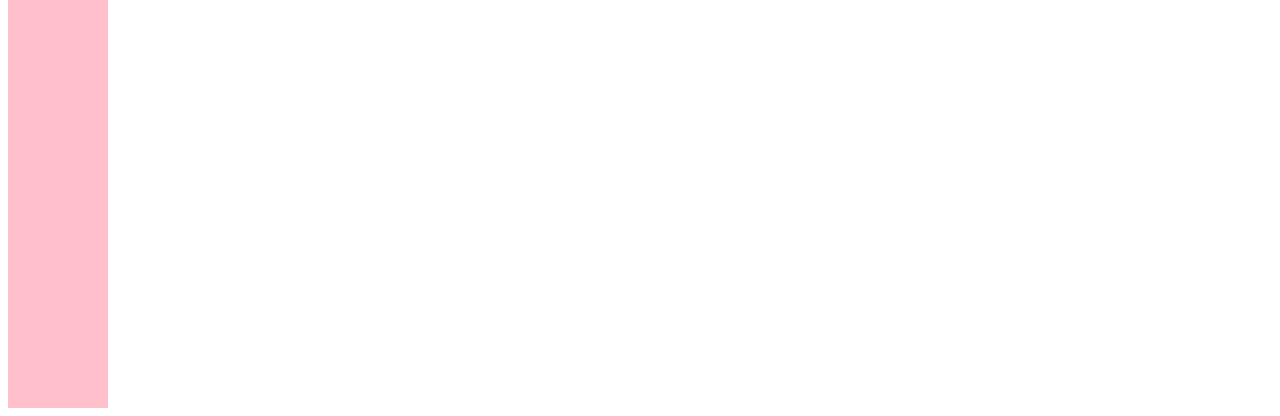
<file: 时钟制作/Rit Team/测试.html>
<!doctype html>
<html lang="en">
<head>
    <meta charset="UTF-8">
    <title>Document</title>
    <style>
        div {
            width: 100px;
            height: 2000px;
            background-color: pink;}
        img {
            animation: go 2s;

             /*引用动画*/
            /*animation:动画名称 动画时间 运动曲线  何时开始  播放次数  是否反方向;*/
            /*动画名称是自己定义的 go google*/
            /*infinite 无限循环*/
            /*一般情况下，我们就用前2个 animation: go 2s*/
        }
        /*@keyframes go {}  定义动画*/
        @keyframes go {
            from {
                transform: translateX(100px)
                transform: rotate(-130deg);
            }
            to {

                transform: translatex(500px)
            }
        }
    </style>
    <script src="js/jquery-1.12.2.js"></script>
    <script>


    </script>
</head>
<body>
<div><img src="images/car.png" alt=""></div>
</body>
</html>
</file>
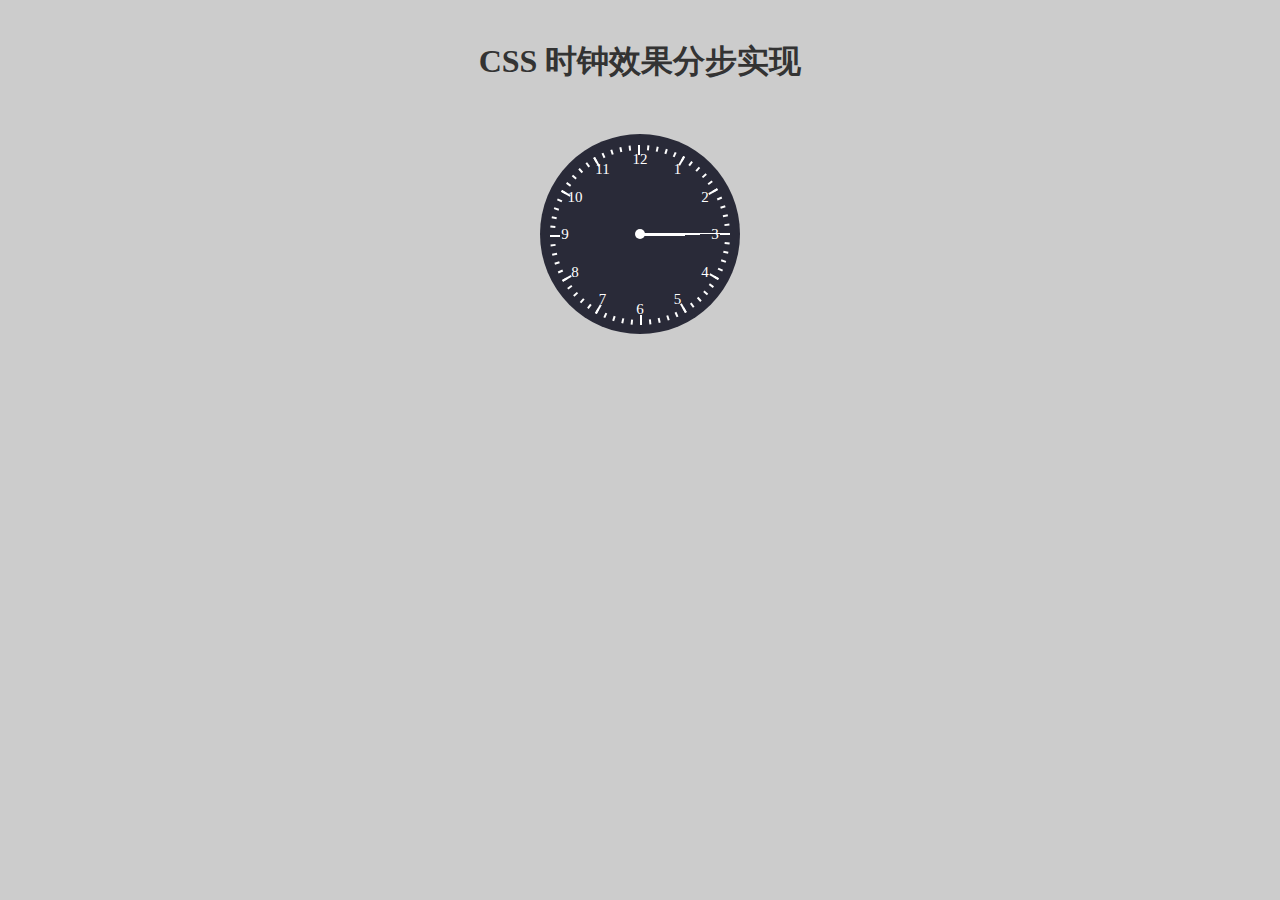
<file: 时钟制作/数学知识在CSS动画中的应用-CSS3时钟效果代码/demo.html>
<!DOCTYPE html>
<html lang="en">
<head>
	<meta charset="utf-8">
	<title></title>
	<style type="text/css">
		body {
			background-color: #ccc;
		}
		ol,ul {
			margin: 0;
			padding: 0;
			list-style: none;
		}
		h1{
			text-align: center;
			color: #333;
			margin-top: 40px;
			font-family: 'Microsoft Yahei';
		}

		/*表盘*/
		.clock {
			position: relative;
			width: 200px;
			height: 200px;
			border-radius: 100%;
			background-color: #292a38;
			margin: 50px auto;
		}
		.pointer li.circle {
			position: absolute;
			top: 50%;
			left: 50%;
			transform-origin: left center;
			background: #fff;
			width: 10px;
			height: 10px;
			border-radius: 100%;
			margin-top: -5px;
			margin-left: -5px;
		}

		/*演示*/
		/*.line-demo {
			position: absolute;
			left: 50%;
			top: 50%;
			transform:rotate(-60deg) translate(75px, -50%);
			transform-origin: left center;
			width: 20px;
			height: 10px;
			background-color: red;
			z-index: 1;	
		}*/

		/*刻度*/
		.line-hour li,
		.line-min li {
			position: absolute;
			left: 50%;
			top: 50%;
			transform-origin: left center;
			background-color: #fff;
		}
		.line-hour li {
			width: 10px;
			height: 2px;
		}
		.line-min li {
			width: 5px;
			height: 2px;
		}

		/*数字*/
		.number {
			position: absolute;
			height: 150px;
			width: 150px;
			left: 50%;
			top: 50%;
			transform: translate(-50%, -50%);
			font-family: 'Microsoft Yahei';
			font-size: 15px;
			color: #fff;
		}
		.number li {
			position: absolute;
			transform: translate(-50%, -50%);
		}

		/*指针*/
		.pointer li {
			position: absolute;
			top: 50%;
			left: 50%;
			transform-origin: left center;
			background: #fff;
		}
		.pointer li.hour {
			width: 45px;
			height: 3px;
			margin-top: -1px;
		}
		.pointer li.min {
			width: 60px;
			height: 2px;
			margin-top: -1px;
		}
		.pointer li.sec {
			width: 80px;
			height: 1px;
			margin-top: -1px;
		}
	</style>
</head>
<body>

	<h1>CSS 时钟效果分步实现</h1>

	<div class="clock">
		<ul class="line-min"></ul>
		<ul class="line-hour">
			<!-- <li class="line-demo"></li> -->
		</ul>
		<ol class="number"></ol>
		<ul class="pointer">
			<li class="hour"></li>
			<li class="min"></li>
			<li class="sec"></li>
			<li class="circle"></li>
		</ul>
	</div>
</body>
<script type="text/javascript" src="http://code.jquery.com/jquery-1.10.2.js"></script>
<script>
	$(function(){

		function init(){
			drawLines($('.line-min'), 60, 85);
			drawLines($('.line-hour'), 12, 80);
			drawNumbers($('.number'));
			move();
		}
		init();


		/*
		 * 绘制钟表刻度线
		 * @param wrap 刻度线的父容器
		 * @param total 刻度线的总个数
		 * @param translateX 刻度线在x轴方向的偏移量
		 */
		function drawLines(wrap, total, translateX){
			var gap = 360/total;
			var strHtml = '';
			for(var i=0; i<total; i++){
				strHtml += '<li style="transform:rotate('+ (i*gap) + 'deg) translate(' + translateX + 'px,-50%)"></li>';
			}
			wrap.html(strHtml);
		}


		/* 
		 * 绘制时钟数字
		 * @param wrap 数字的父容器
		 */
		function drawNumbers(wrap){
			var radius = wrap.width() / 2;

			var strHtml = '';
			for(var i=1; i<=12; i++){
				var myAngle = (i-3)/6 * Math.PI;

				var myX = radius + radius*Math.cos(myAngle), // x=r+rcos(θ)
					myY = radius + radius*Math.sin(myAngle); // y=r+rsin(θ)

				strHtml += '<li style="left:' + myX + 'px; top:'+ myY +'px">' + i + '</li>';
			}
			wrap.html(strHtml);
		}


		/*
		 * 钟表走动，转动秒针、分针、时针
		 */
		function move(){
			var domHour = $(".hour"),
			    domMin = $(".min"),
			    domSec = $(".sec");

			setInterval(function(){
				var now = new Date(),
					hour = now.getHours(),
				    min = now.getMinutes(),
				    sec = now.getSeconds();

				var secAngle = sec*6 - 90,  // s*6-90
				    minAngle = min*6 + sec*0.1 - 90,  // m*6+s*0.1-90
				    hourAngle = hour*30 + min*0.5 - 90;  // h*30+m*0.5 - 90

				domSec.css('transform', 'rotate(' + secAngle + 'deg)');
				domMin.css('transform', 'rotate(' + minAngle + 'deg)');
				domHour.css('transform', 'rotate(' + hourAngle + 'deg)');

				document.title = hour + ':' + min + ':' + sec;
			},1000);
		}

	});
</script>
</html>
</file>
<file: QQ浏览器/css/base.css>
/*
* @Author: apple
* @Date:   
* @Last Modified by:   apple
* @Last Modified time: 2017-09-25 17:23:18
*/
article,aside,details,figcaption,figure,footer,header,hgroup,main,nav,section,summary{display:block}audio,canvas,video{display:inline-block;*display:inline;*zoom:1}audio:not([controls]){display:none;height:0}[hidden]{display:none}html{font-size:100%;-ms-text-size-adjust:100%;-webkit-text-size-adjust:100%}html,button,input,select,textarea{font-family:sans-serif}body{margin:0}a:focus{outline:thin dotted}a:active,a:hover{outline:0}h1{font-size:2em;margin:.67em 0}h2{font-size:1.5em;margin:.83em 0}h3{font-size:1.17em;margin:1em 0}h4{font-size:1em;margin:1.33em 0}h5{font-size:.83em;margin:1.67em 0}h6{font-size:.67em;margin:2.33em 0}abbr[title]{border-bottom:1px dotted}b,strong{font-weight:700}blockquote{margin:1em 40px}dfn{font-style:italic}hr{-moz-box-sizing:content-box;box-sizing:content-box;height:0}mark{background:#ff0;color:#000}p,pre{margin:1em 0}code,kbd,pre,samp{font-family:monospace,serif;_font-family:'courier new',monospace;font-size:1em}pre{white-space:pre;white-space:pre-wrap;word-wrap:break-word}q{quotes:none}q:before,q:after{content:'';content:none}small{font-size:80%}sub,sup{font-size:75%;line-height:0;position:relative;vertical-align:baseline}sup{top:-.5em}sub{bottom:-.25em}dl,menu,ol,ul{margin:1em 0}dd{margin:0 0 0 40px}menu,ol,ul{padding:0 0 0 40px}nav ul,nav ol{list-style:none;list-style-image:none}img{border:0;-ms-interpolation-mode:bicubic}svg:not(:root){overflow:hidden}figure{margin:0}form{margin:0}fieldset{border:1px solid silver;margin:0 2px;padding:.35em .625em .75em}legend{border:0;padding:0;white-space:normal;*margin-left:-7px}button,input,select,textarea{font-size:100%;margin:0;vertical-align:baseline;*vertical-align:middle}button,input{line-height:normal}button,select{text-transform:none}button,html input[type=button],input[type=reset],input[type=submit]{-webkit-appearance:button;cursor:pointer;*overflow:visible}button[disabled],html input[disabled]{cursor:default}input[type=checkbox],input[type=radio]{box-sizing:border-box;padding:0;*height:13px;*width:13px}input[type=search]{-webkit-appearance:textfield;-moz-box-sizing:content-box;-webkit-box-sizing:content-box;box-sizing:content-box}input[type=search]::-webkit-search-cancel-button,input[type=search]::-webkit-search-decoration{-webkit-appearance:none}button::-moz-focus-inner,input::-moz-focus-inner{border:0;padding:0}textarea{overflow:auto;vertical-align:top}table{border-collapse:collapse;border-spacing:0}html{overflow:hidden}a{text-decoration:none}img{display:block}ul,li{list-style:none;margin:0;padding:0}
</file>
<file: QQ浏览器/css/myqq.css>
/*
* @Author: apple
* @Date:   2017-10-08 17:33:08
* @Last Modified by:   apple
* @Last Modified time: 2017-10-09 23:16:06
*/
#bg {
	width: 1000px;
	height: 1000px;
	position: absolute;
	top: 50%;
	left: 50%;
	transform: translate(-50%, -50%); /*  水平居中 垂直居中 */
	/* background: pink; */
	transition: all 2s;  /* 过渡尽量本身上写 谁做动画，写到谁身上 */
}
.rotate {
	transform: translate(-50%, -50%) rotateZ(-60deg)!important; /*  提高权重 */
}
.row1 .orb1, .row1  .orb2 {
	position: absolute;
	width: 60px;
	height: 60px;
	top: 50%;
	left: 50%;
	margin-top: -280px;
	margin-left: -30px;
}
.row1 .orb2 {
	margin-top: -280px;
	margin-left: 500px;
}
.row1  div, 
.row2  div,
.row3  div
{
	/* background:-webkit-linear-gradient(起始位置, 起始颜色， 结束颜色) */
	background:-webkit-linear-gradient(top, #fff, #dedede);
	border-radius: 50%;
}
.row2 .orb1, 
.row2 .orb2, 
.row2 .orb3
{
	position: absolute;
	width: 200px;
	height: 200px;
	top: 50%;
	left: 50%;
	margin-top: -280px;
	margin-left: -500px;
}
.row2 .orb2 {
	margin-top: -180px;
	margin-left: 500px;
}
.row2 .orb3 {
	margin-top: 50px;
	margin-left: 0px;
}
.row3 .orb1, .row3  .orb2 {
	position: absolute;
	width: 500px;
	height: 500px;
	top: 50%;
	left: 50%;
	margin-top: 0;
	margin-left: 0;
}
.row3  .orb2 {
	margin-top: 100px;
	margin-left: 1000px;
}

/* 第一屏幕 */
.section1 {
	perspective: 1000px; /* 透视 */
}

/* 一个状态是 结束状态 */
.comein .p1 {
	transform: translate(-50%, -50%)  translateZ(0px) rotateY(0deg);
}
/* 一个状态是起始状态 */
.p1 {
	position: absolute;
	top: 45%;
	left: 50%;
	transform: translate(-50%, -50%)  translateZ(500px) rotateY(-180deg);
	width: 880px;
	height: 320px;
	background: url(../images/skin.gif) no-repeat;
	transition: all 1s; /* 过渡不要忘却了 */
 }

 /* 第二 */
 .section2 {
 	perspective: 1000px;
 }
 .p2 {
 	width: 316px;
 	height: 360px;
 	text-align: center;
 	position: absolute;
 	top: 50%;
 	left: 50%;
 	transform: translateX(-50%) translateY(-50%) translateZ(-6000px) scale(0.1);
 	transition: all 2s;  /* 只要想做动画，就需要过渡效果 */
 }

 /* 第3屏幕 */
.section3 {
	perspective: 1000px;
}
.p3 {
	position: absolute;
	width: 1440px;
	height: 760px;
	top: 50%;
	left: 50%;
	margin-left: -270px;
	margin-top: -284px;
	background-color: pink;
	border: 1px solid #ccc;
	/* transform: translateZ(-50px) rotateX(30deg); */
	transform: translateZ(1200px) rotateX(120deg);
	transition: all 4s;

}
.title3 {
	position: absolute;
	top: 50%;
	left: 50%;
	margin-left: -412px;
	margin-top: -10px;
	transform: translateZ(1200px) rotateY(-60deg);
	transition: all 4s;

}
/* 动画组 */
.row1  div {
	animation: orbmove 100s linear infinite;
}
.row2  div {
	animation: orbmove 40s linear infinite;
}
.row3  div {
	animation: orbmove 80s linear infinite;
}
@keyframes orbmove{
	from {
	   transform: translateX(0px) rotate(0deg);
	   /* translate 相当于相对定位， 从自己现在的位置开始移动距离 */
	}

	to {
		transform: translateX(-2000px) rotate(-3600deg);
	}
}
</file>
<file: 购物页面/css/base.css>
/*
* @Author: apple
* @Date:   
* @Last Modified by:   apple
* @Last Modified time: 2017-09-17 09:41:35
*/
article,aside,details,figcaption,figure,footer,header,hgroup,main,nav,section,summary{display:block}audio,canvas,video{display:inline-block;*display:inline;*zoom:1}audio:not([controls]){display:none;height:0}[hidden]{display:none}html{font-size:100%;-ms-text-size-adjust:100%;-webkit-text-size-adjust:100%}html,button,input,select,textarea{font-family:sans-serif}body{margin:0}a:focus{outline:thin dotted}a:active,a:hover{outline:0}h1{font-size:2em;margin:.67em 0}h2{font-size:1.5em;margin:.83em 0}h3{font-size:1.17em;margin:1em 0}h4{font-size:1em;margin:1.33em 0}h5{font-size:.83em;margin:1.67em 0}h6{font-size:.67em;margin:2.33em 0}abbr[title]{border-bottom:1px dotted}b,strong{font-weight:700}blockquote{margin:1em 40px}dfn{font-style:italic}hr{-moz-box-sizing:content-box;box-sizing:content-box;height:0}mark{background:#ff0;color:#000}p,pre{margin:1em 0}code,kbd,pre,samp{font-family:monospace,serif;_font-family:'courier new',monospace;font-size:1em}pre{white-space:pre;white-space:pre-wrap;word-wrap:break-word}q{quotes:none}q:before,q:after{content:'';content:none}small{font-size:80%}sub,sup{font-size:75%;line-height:0;position:relative;vertical-align:baseline}sup{top:-.5em}sub{bottom:-.25em}dl,menu,ol,ul{margin:1em 0}dd{margin:0 0 0 40px}menu,ol,ul{padding:0 0 0 40px}nav ul,nav ol{list-style:none;list-style-image:none}img{border:0;-ms-interpolation-mode:bicubic}svg:not(:root){overflow:hidden}figure{margin:0}form{margin:0}fieldset{border:1px solid silver;margin:0 2px;padding:.35em .625em .75em}legend{border:0;padding:0;white-space:normal;*margin-left:-7px}button,input,select,textarea{font-size:100%;margin:0;vertical-align:baseline;*vertical-align:middle}button,input{line-height:normal}button,select{text-transform:none}button,html input[type=button],input[type=reset],input[type=submit]{-webkit-appearance:button;cursor:pointer;*overflow:visible}button[disabled],html input[disabled]{cursor:default}input[type=checkbox],input[type=radio]{box-sizing:border-box;padding:0;*height:13px;*width:13px}input[type=search]{-webkit-appearance:textfield;-moz-box-sizing:content-box;-webkit-box-sizing:content-box;box-sizing:content-box}input[type=search]::-webkit-search-cancel-button,input[type=search]::-webkit-search-decoration{-webkit-appearance:none}button::-moz-focus-inner,input::-moz-focus-inner{border:0;padding:0}textarea{overflow:auto;vertical-align:top}table{border-collapse:collapse;border-spacing:0}html{overflow:hidden}a{text-decoration:none}img{display:block}ul,li{list-style:none;margin:0;padding:0}
</file>
<file: 购物页面/css/mypage.css>
/*
* @Author: apple
* @Date:   2017-09-17 18:58:47
* @Last Modified by:   apple
* @Last Modified time: 2017-09-24 14:12:41
*/
html, body, .section {
	min-height: 600px;
	min-width: 1000px;
	/* 最小的宽度和高度 防止 缩放过于变形 */
}
/* 8个背景样式 */
#fp-nav ul li a span { /*  提高层叠性 */
	background: #f40!important;
}
.next {
	position: fixed;
	bottom: 120px;
	right: 10%;
	z-index: 999;
}
/* 第一屏幕制作 start */
.section1 {
	background: #fadd67 url(../images/t1fpyqfltdxxaiulhh-990-600.png) no-repeat center bottom;
}
.fly {
	position: absolute;
	right: 20%;
	top:10%;
}
.shirt01 {
	position: absolute;
	left: 50%;
	margin-left: -200px;
	bottom: 335px;
}
.goods {
	position: absolute;
	left: 50%;
	margin-left: -420px;
	bottom: 150px;
}
/* 第一屏幕制作 end */
/* 第二屏幕制作 start */
.section2 {
	background: #84a2d4 url(../images/t1zdgpfi8exxca6rfn-2000-600.png) no-repeat center bottom;
	z-index: 2;
}
.computer {
	width: 990px;
	height: 500px;
	position: absolute;
	left: 50%;
	/* margin-left: 495px; */
	transform: translateX(-50%);
	/* background: rgba(0,0,0,.3); */
	bottom: 0;
}
.search {
	width: 222px;
	height: 45px;
	background: url(../images/search.png) no-repeat;
	right: -30px;
	bottom: 300px;
	position: absolute;
	display: none;  
}
.search-wrods {
	position: absolute;
	right: 32px;
	top: 5px;
	opacity: 0;   /* 因为后面我们做淡入淡出的效果，所以我们用透明度 不要用 display */

}
.search-02-1 {
	position: absolute;
	bottom: 300px;
	right: 370px;
	display: none;  /* 这个不要淡入淡出，里面显示或者隐藏 */
}
.goods-02 {
	height: 100px;
	position: absolute;
	bottom: 217px;
	right: 270px;
	display: none;  /* jquery 里面用 show  hide 隐藏 */
}
.words-01
,.words-02 {
	position: absolute;
	left: 50%;
	bottom: 550px;
	transform: translateX(-50%);
}
.words-02 {
	opacity: 0;
}
.shirt-02 {
	position: absolute;
	bottom: 345px;
	left: 395px;
	width: 100px;
	display: none;
	z-index: 10;
}
.cover {
	position: absolute;
	bottom: 334px;
    right: 496px;
    width: 101px;
    height: 90px;
    z-index: 5;
    background-color: #fff;
    display: none; 
}
/* 第二屏幕制作 end */
/* 第三屏幕制作 start */
.section3 {
	background: #ef674d;
	z-index: 1;
}
.main {
	position: absolute;
	width: 700px;
	height: 500px;
	background: url(../images/main.png) no-repeat center center;
	left: 50%;
	transform: translateX(-50%);
	bottom: 50px;
}
.select {
	width: 300px;
	height: 250px;
	position: absolute;
	bottom: 0;
	right: 8px;
	/* background-color: pink; */
}
.img {
	position: absolute;
	top: 0;
}
.img-01-a {
	opacity: 0;  /* 这里我们先不用 display:  而用  opacity 淡入效果 */
}
.btn {
	position: absolute;
	bottom: 10px;
}
.btn-01-a {
	opacity: 0;  /* 这里我们先不用 display:  而用  opacity 淡入效果 */
}
/* 沙发 */
.shirt-03,
.t1f {
	position: absolute;
	left: 115px;
	bottom: 200px;
	display: none;
}
/* 第三屏幕制作 end */
/* 第四屏幕制作 start */
.section4 {
	background: #fed url(../images/t1iresfnxaxxca6rfn-2000-600.png) no-repeat center bottom;

}
.cloud {
	 position: absolute;
	 left: 50%;
	 bottom: 550px;
}
.word {
	position: absolute;
	left: 50%;
	transform: translateX(-50%);
	bottom: 500px;
}
.words-04-a {
	opacity: 0;
}
.car {
	width: 500px;
	position: absolute;
	/* background-color: pink; */
	bottom: 50px;
	left: 50%;
	transform: translateX(-50%);
	z-index: 50;
}
.car-img {
	position: absolute;
	bottom: 200px;
	left: 50%;
	transform: translateX(-50%);
	z-index: -1;  /* 负值 往下叠加 */
	display: none;
}
.note {
	position: absolute;
	left: 50%;
	transform: translateX(-50%);
	background-color: pink;
	bottom: 180px;
	display: none;
}
.note-img {
	position: absolute;
	top: 60px;
	left: 60px;
	opacity: 0;  /* 淡入淡出 opacity */
}
/* 第四屏幕制作 end */
/* 第五屏幕制作 start */
.section5 {
	background: #d04759 url(../images/t1yisqfa4exxa3gmkg-2000-1500.png);
	/* overflow: hidden; */
	perspective: 500;
	-webkit-perspective: 500;
	z-index: 1;
}
.words-05 {
	position: absolute;
	left: 20%;
	top: 10%;
	opacity: 0;
}

.card-05 {
	position: absolute;
	left: 20%;
	bottom: 200px;
	z-index: 10;
}
.order-05 {
	position: absolute;
	left: 27%;
	bottom: 270px;
}
.t1f-05 {
	position: absolute;
	bottom: 800px;
	left: 25%;
	display: none;
}
.mouse {
	position: absolute;
	right: 20%;
	bottom: 200px;
}
.mouse-05-a {
	opacity: 0;
}
.hand-05 {
	position: absolute;
	right: 24%;
	bottom: -375px;
}
.overFlow {  /* 切掉 鼠标小尾巴 */
	position: absolute;
	top: 0;
	left: 0;
	width: 100%;
	height: 100%;
	overflow: hidden;
}
/* 第五屏幕制作 end */
/* 第6屏幕制作 start */
.section6 {
	background: #84d9ed url(../images/t1dvj.fn0gxxb0_fua-2500-600.png) no-repeat 25% 100%;
}
.box-06 {
	position: absolute;
	left:123px;
	bottom: 500px;
	z-index: 50;
}
.car-06 {
	position: absolute;
	bottom: 0;
	right: 50%;
	z-index: 60;
}
.cloud-06 {
	position: absolute;
	left: 50%;
	bottom: 550px;
	animation: cloud6 30s;
}
@keyframes cloud6 {
	50% {
		left: 10%;
	}
}

.pop-06 {
	position: absolute;
	bottom: 119px;
	right: 48%;
	display: none;
	z-index: 50;
}
.boy {
	right: 50%;
	bottom: 0;
	position: absolute;
	height: 100px;
}
.girl {
	position: absolute;
	right: 315px;
	bottom: 116px;
	height: 123px;
	display: none;
	z-index: 50;
}
.door {
	position: absolute;
	right: 285px;
	bottom: 116px;
	opacity: 0;
}
.pop-07 {
	position: absolute;
	right:445px;
	bottom: 400px;
	z-index: 40;
	display: none;
}
.words-06-a {
	position: absolute;
	left: 10%;
	bottom: 479px;
	display: none;
}
/* 第6屏幕制作 end */
/* 第7屏幕制作 start */
.section7 {
	background: #8ac060 url(../images/t1wf1tfctaxxa3gmkg-2000-1500.png) no-repeat 50% 100%;
}
.star {
	position: absolute;
    left: 50%;
    bottom: 439px;
    margin-left: -295px;
    width: 0;
    height: 20px;
    background: url(../images/star.png) no-repeat;
    background-size: 97px;
}
.good-07 {
	position: absolute;
	bottom: 382px;
    left: 50%;
    margin-left: -289px;
    display: none;

}
/* 第7屏幕制作 end */

/* 第8屏幕制作 start */
.section8 {
	background: url(../images/ksgw.png);
}
.beginShoping {
	position: absolute;
	left: 50%;
	transform: translateX(-50%);
	bottom:365px;
}
.btn-08-a {
	position: absolute;
	top: 0;
	left: 0;
	display: none;
}
.again {
	position: absolute;
	bottom: 403px;
	left: 50%;
	margin-left: 240px;
	cursor: pointer;
}
.hand-08 {
	position: absolute;
	bottom: 0;
	left: 50%;
}
/* 第8屏幕制作 end */
/* 直接进入购物中心 */
.go {
	position: fixed;
	top: 5%;
	right: 5%;
	z-index: 999;
}

/* 动画组 */
.next_undown {
	   animation: next .6s linear infinite ;  /*  linear 匀速 */

}
@keyframes next {  /* 类似于js 的声明函数 function */
	
	50% {

	  bottom: 100px;
	}
	100% {
      bottom: 120px;
	}
 }
.updown {  /*  类似于 js  调用函数 */ 
   animation: fly 3s linear infinite ;  /*  linear 匀速 */
}
.shirt-updown {
	animation: shirt01 2.5s linear infinite ;  /*  linear 匀速 */
}
@keyframes fly {  /* 类似于js 的声明函数 function */
	0% {
	  top: 10%;
	}
	50% {

	  top: 20%;
	}
	100% {
		top: 10%;
	}
 }

 @keyframes shirt01{  /* 类似于js 的声明函数 function */
	50% {
	 bottom: 360px;
	}
	100% {
	 bottom: 335px;
	}
 }

 /* 云彩第一组 */
 .cloud-back1 {
	animation: cloud 60s linear infinite;
 }

 @keyframes cloud {
 	0% {
 		left: 50%;
 	}
 	50% {
 		left: -10%;
 	}
 	100% {
 		left: 50%;
 	}
 }

.words-05-a {
	animation: words5 3s forwards;
	/* animation-fill-mode: forwards;  让我们的动画保持最后一帧状态 不循环 */
}
@keyframes words5 {
	100% {
		opacity: 1;
		transform: translateZ(100px) rotateY(360deg);
	}
}
</file>
<file: 时钟制作/下雪/snow.css>
* {
  -webkit-box-sizing: border-box;
          box-sizing: border-box;
}
body {
  /*background-color: #0061cf;*/
  display: grid;
  -webkit-box-align: center;
      -ms-flex-align: center;
          align-items: center;
  -webkit-box-pack: center;
      -ms-flex-pack: center;
          /*justify-content: center;*/
  /*margin: 0;
  padding: 0;
  height: 100vh;
  width: 100vw;*/
}
.snow {
  -webkit-animation-name: move;
          animation-name: move;
  -webkit-animation-timing-function: linear;
          animation-timing-function: linear;
  -webkit-animation-iteration-count: infinite;
          animation-iteration-count: infinite;
  height: 216vh;
  position: absolute;
  left: 0;
  top: 0;
  width: 98vw;
  z-index: 1;
}
.snow:nth-of-type(1) {
  -webkit-animation-duration: 10s;
          animation-duration: 10s;
}
.snow:nth-of-type(2) {
  -webkit-animation-duration: 4s;
          animation-duration: 4s;
}
.snow:nth-of-type(3) {
  -webkit-animation-duration: 3s;
          animation-duration: 3s;
}
.rings {
  position: relative;
  z-index: -1;
}
.ring {
  height: 50px;
  width: 50px;
  border-width: 5px;
  border-radius: 100%;
  border-style: solid;
  position: absolute;
  left: 50%;
  top: 50%;
  margin-left: -25px;
  margin-top: -25px;
}
@media (min-width: 768px) {
  .ring {
    height: 100px;
    width: 100px;
    border-width: 10px;
    margin-left: -50px;
    margin-top: -50px;
  }
}
.ring--red {
  border-color: #eb3350;
  -webkit-transform: translateX(110%) rotate(90deg);
          transform: translateX(110%) rotate(90deg);
}
.ring--green {
  border-color: #1f8b3d;
  -webkit-transform: translate(55%, 45%) rotate(180deg);
          transform: translate(55%, 45%) rotate(180deg);
  z-index: 2;
}
.ring--black {
  border-color: #000;
  -webkit-transform: rotate(90deg);
          transform: rotate(90deg);
}
.ring--blue {
  border-color: #1587c1;
  -webkit-transform: translateX(-110%);
          transform: translateX(-110%);
}
.ring--yellow {
  border-color: #fab23f;
  -webkit-transform: translate(-55%, 45%);
          transform: translate(-55%, 45%);
  z-index: 1;
}
.ring-segment {
  border-bottom-color: transparent;
  z-index: 3;
}
@-webkit-keyframes move {
  from {
    background-position: 0 0;
  }
  to {
    background-position: 0 100vh;
  }
}
@keyframes move {
  from {
    background-position: 0 0;
  }
  to {
    background-position: 0 100vh;
  }
}
</file>
<file: QQ浏览器/css/myQ.css>
#bg {
    width: 1000px;
    height: 1000px;
    position: absolute;
    top:50%;
    left:50%;
    transform: translate(-50%,-50%);
    transition: all 2s;

}
.rotate {
	transform: translate(-50%, -50%) rotateZ(-60deg)!important; /*  提高权重 */
}
.row1 .orb1, .row2 .orb2 {
    position: absolute;
    width: 60px;
    height: 60px;
    top: 50%;
    left: 50%;
    margin-top: -280px;
	margin-left: -30px;
}
.row1 .orb2 {
    margin-top: -280px;
	margin-left: 500px;
}
.row1  div,
.row2  div,
.row3  div {
    background-image: -webkit-linear-gradient(top,#FFF,#dedede);
    border-radius: 50%;
}
.row2 .orb1, 
.row2 .orb2, 
.row2 .orb3
{
	position: absolute;
	width: 200px;
	height: 200px;
	top: 50%;
	left: 50%;
	margin-top: -280px;
	margin-left: -500px;
}
.row2 .orb2 {
	margin-top: -180px;
	margin-left: 500px;
}
.row2 .orb3 {
	margin-top: 50px;
	margin-left: 0px;
}
.row3 .orb1, .row3  .orb2 {
	position: absolute;
	width: 500px;
	height: 500px;
	top: 50%;
	left: 50%;
	margin-top: 0;
	margin-left: 0;
}
.row3  .orb2 {
	margin-top: 100px;
	margin-left: 1000px;
}
/* //动画组 */
.row1 div {
    animation:  orbmove 80s linear infinite;
}
.row2 div {
    animation:  orbmove 60s linear infinite;
}
.row3 div {
    animation:  orbmove 80s linear infinite;
}
@keyframes orbmove {
    from {
        transform: translateX(0) rotate(0deg);
    }
    to {
        transform: translateX(-2000px) rotate(-3600deg);
    }
}
/* 第一屏幕 */
.section1 {
	perspective: 1000px; /* 透视 */
}
.comein .p1 {
	transform: translate(-50%, -50%)  translateZ(0px) rotateY(0deg);
}
.p1 {
	position: absolute;
	top: 45%;
	left: 50%;
	transform: translate(-50%, -50%)  translateZ(500px) rotateY(-180deg);
	width: 880px;
	height: 320px;
	background: url(../images/skin.gif) no-repeat;
	transition: all 1s; /* 过渡不要忘却了 */
 }
 /* 第二 */
 .section2 {
    perspective: 1000px;
}
.p2 {
    width: 316px;
    height: 360px;
    text-align: center;
    position: absolute;
    top: 50%;
    left: 50%;
    transform: translateX(-50%) translateY(-50%) translateZ(-6000px) scale(0.1);
    transition: all 2s;
}
.section3 {
    perspective: 1000px;
}
.p3 {
    position: absolute;
    width: 1440px;
    height: 760px;
    top: 50%;
    left: 50%;
    margin-left: -270px;
    margin-top: -284px;
    background-color: pink;
    border: 1px solid #ccc;
    transform: translateZ(1200px) rotateX(120deg);
    transition: all 4s;
}
.title3 {
	position: absolute;
	top: 50%;
	left: 50%;
	margin-left: -412px;
	margin-top: -10px;
	transform: translateZ(1200px) rotateY(-60deg);
	transition: all 4s;
}
</file>
<file: 购物页面/css/page.css>
#fp-nav ul li a span { /*  提高层叠性 */
	background: #f40!important;
}
/* 第一屏幕制作 start */
.section1 {
	background: #fadd67 url(../images/t1fpyqfltdxxaiulhh-990-600.png) no-repeat center bottom;
}
.fly {
	position: absolute;
	right: 20%;
	top: 10%;
}
.shirt01 {
	position: absolute;
	left: 50%;
	margin-left: -200px;
	bottom: 335px;
}
.goods {
	position: absolute;
	left: 50%;
	margin-left: -420px;
	bottom: 150px;
}
/* 第一屏幕制作 end */
/* 第二屏幕制作 start */
.section2 {
	background: #84a2d4 url(../images/t1zdgpfi8exxca6rfn-2000-600.png) no-repeat center bottom;
	z-index: 2;
}
.computer {
	width: 990px;
	height: 500px;
	position: absolute;
	left: 50%;
	/* margin-left: 495px; */
	transform: translateX(-50%);
	/* background: rgba(0,0,0,.3); */
	bottom: 0;
}
.search {
	width: 222px;
	height: 45px;
	background: url(../images/search.png) no-repeat;
	right: -30px;
	bottom: 300px;
	position: absolute;
	display: none;  
}
.search-wrods {
	position: absolute;
	right: 32px;
	top: 5px;
	opacity: 0;   /* 因为后面我们做淡入淡出的效果，所以我们用透明度 不要用 display */

}
.search-02-1 {
	position: absolute;
	bottom: 300px;
	right: 370px;
	display: none;  /* 这个不要淡入淡出，里面显示或者隐藏 */
}
.goods-02 {
	height: 100px;
	position: absolute;
	bottom: 217px;
	right: 270px;
	display: none;  /* jquery 里面用 show  hide 隐藏 */
}
.words-01
,.words-02 {
	position: absolute;
	left: 50%;
	bottom: 550px;
	transform: translateX(-50%);
}
.words-02 {
	opacity: 0;
}
.shirt-02 {
	position: absolute;
	bottom: 345px;
	left: 395px;
	width: 100px;
	display: none;
	z-index: 10;
}
.cover {
	position: absolute;
	bottom: 334px;
    right: 496px;
    width: 101px;
    height: 90px;
    z-index: 5;
    background-color: #fff;
    display: none; 
}

/* 第二屏幕制作 end */
/* 第三屏幕制作 start */
.section3 {
	background: #ef674d;
	z-index: 1;
}
.main {
	position: absolute;
	width: 700px;
	height: 500px;
	background: url(../images/main.png) no-repeat center center;
	left:50%;
	transform:translateX(-50%);
	bottom: 50px;
}
.select {
	width: 300px;
	height: 250px;
	position: absolute;
	bottom: 0;
	right: 8px;
	/* background-color: pink; */
}
.img {
	position: absolute;
	top: 0;
}
.img-01-a {
	opacity: 0;  /* 这里我们先不用 display:  而用  opacity 淡入效果 */
}
.btn {
	position: absolute;
	bottom: 10px;
}
.btn-01-a {
	opacity: 0;  /* 这里我们先不用 display:  而用  opacity 淡入效果 */
}
/* 沙发 */
.shirt-03,
.t1f {
	position: absolute;
	left: 115px;
	bottom: 200px;
	display: none;
}

/* 第三屏幕制作 end */
/* 第四屏幕制作 start */
.section4 {
	background: #fed url(../images/t1iresfnxaxxca6rfn-2000-600.png) no-repeat center bottom;

}
.cloud {
	 position: absolute;
	 left: 50%;
	 bottom: 550px;
}
.word {
	position: absolute;
	left: 50%;
	transform: translateX(-50%);
	bottom: 500px;
}
.words-04-a {
	opacity: 0;
}
.car {
	width: 500px;
	position: absolute;
	/* background-color: pink; */
	bottom: 50px;
	left: 50%;
	transform: translateX(-50%);
	z-index: 50;
}
.car-img {
	position: absolute;
	bottom: 200px;
	left: 50%;
	transform: translateX(-50%);
	z-index: -1;  /* 负值 往下叠加 */
	display: none;
}
.note {
	position: absolute;
	left: 50%;
	transform: translateX(-50%);
	background-color: pink;
	bottom: 180px;
	display: none;
}
.note-img {
	position: absolute;
	top: 60px;
	left: 60px;
	opacity: 0;  /* 淡入淡出 opacity */
}
/* 第四屏幕制作 end */
.section5 {
	background: #d04759 url(../images/t1yisqfa4exxa3gmkg-2000-1500.png);
}
.words-05 {
	position: absolute;
	left: 20%;
	top: 10%;
	opacity: 0;
}

.card-05 {
	position: absolute;
	left: 20%;
	bottom: 200px;
	z-index: 10;
}
.order-05 {
	position: absolute;
	left: 27%;
	bottom: 270px;
}
.t1f-05 {
	position: absolute;
	bottom: 800px;
	left: 25%;
	display: none;
}
.mouse {
	position: absolute;
	right: 20%;
	bottom: 200px;
}
.mouse-05-a {
	opacity: 0;
}
.hand-05 {
	position: absolute;
	right: 24%;
	bottom: -375px;
}
.overFlow {  /* 切掉 鼠标小尾巴 */
	position: absolute;
	top: 0;
	left: 0;
	width: 100%;
	height: 100%;
	overflow: hidden;
}
/* 第五篇 */
.section6 {
	background: #84d9ed url(../images/t1dvj.fn0gxxb0_fua-2500-600.png) no-repeat 25% 100%;
}
.box-06 {
	position: absolute;
	left:123px;
	bottom: 500px;
	z-index: 50;
}
.car-06 {
	position: absolute;
	bottom: 0;
	right: 50%;
	z-index: 60;
}
.cloud-06 {
	position: absolute;
	left: 50%;
	bottom: 510px;
	animation: cloud6 30s;
}
@keyframes cloud6 {
	50% {
		left: 10%;
	}
}

.pop-06 {
	position: absolute;
	bottom: 119px;
	right: 48%;
	display: none;
	z-index: 50;
}
.boy {
	right: 50%;
	bottom: 0;
	position: absolute;
	height: 100px;
}
.girl {
	position: absolute;
	right: 315px;
	bottom: 116px;
	height: 123px;
	display: none;
	z-index: 50;
}
.door {
	position: absolute;
	right: 285px;
	bottom: 116px;
	opacity: 0;
}
.pop-07 {
	position: absolute;
	right:445px;
	bottom: 400px;
	z-index: 40;
	display: none;
}
.words-06-a {
	position: absolute;
	left: 10%;
	bottom: 479px;
	display: none;
}
/* 第7屏开始 */
.section7 {
	background: #8ac060 url(../images/t1wf1tfctaxxa3gmkg-2000-1500.png) no-repeat 50% 100%;
}
.star {
	position: absolute;
    left: 50%;
    bottom: 439px;
    margin-left: -295px;
    width: 0;
    height: 20px;
    background: url(../images/star.png) no-repeat;
    background-size: 97px;
}
.good-07 {
	position: absolute;
	bottom: 382px;
    left: 50%;
    margin-left: -289px;
    display: none;

}
/* 第7屏幕制作 end */

/* 第8屏幕制作 start */
.section8 {
	background: url(../images/ksgw.png);
}
.beginShoping {
	position: absolute;
	left: 50%;
	transform: translateX(-50%);
	bottom:365px;
}
.btn-08-a {
	position: absolute;
	top: 0;
	left: 0;
	display: none;
}
.again {
	position: absolute;
	bottom: 403px;
	left: 50%;
	margin-left: 240px;
	cursor: pointer;
}
.hand-08 {
	position: absolute;
	bottom: 0;
	left: 50%;
}
.section8 {
	background: url(../images/ksgw.png);
}
.go {
	position: fixed;
	top: 5%;
	right: 5%;
	z-index: 999;
}
/*//动画组*/
.updown {
	animation: fly 3s linear infinite;
}
.shirt-updown {
	animation: shirt01 2.5s linear infinite;
}
@keyframes fly {
	0% {
		top: 10%;
	}
	50% {
		top: 25%;
	}
	100% {
		top: 10%;
	}
}
@keyframes shirt01 {
	50% {
		bottom: 360px;
	}
	100% {
		bottom: 335px;
	}
}
</file>
<file: 时钟制作/Rit Team/css/index.css>
* {
    margin: 0;
    padding: 0;
}
a {
    text-decoration: none;
}
ul {
    list-style: none;
}
.w {
    width: 916px;
    margin: 0 auto;
}
body {
    font-size: 14px;
}
.fl{
    float: left;
}
.fr{
    float: right;
}
.saodao {
    position: absolute;
    top: 800px;
    left: 500px;
    opacity: 0.6;
}
.mark1 {
    float: left;
    position: fixed;
    top: 0;
    left: 0;
    z-index: 3;
}
.mark2 {
    float: right;
    position: absolute;
    top: 10px;
    right: 0;
    z-index: 3;
}
.snow-container{
    position: fixed;
    top: 0;
    left: 0;
    width: 100%;
    height: 100%;
    pointer-events: none;
    z-index: 100001;
}
.underline   {
    position: absolute;
    top: 4085px;
    left: 0;
    height: 2px;
    width: 1280px;
    background-color: #EAEAEC;

}
nav {
    background-color: #282828;
    width: 100%;
    height: 79px;
    z-index: 2;
}
table{
    /*background-color: pink;*/
    height: 79px;
}
table td {
    display: block;
    float: left;
    padding-right: 10px;
}
table td a {
    display: block;
    float: left;
    width: 100px;
    height: 79px;
    text-align: center;
    line-height: 79px;
    color: #646464;
}
table td a img {
    margin-top: 20px;
}
table td a:hover {
    color: #F0F1F1;
}
.slide .showNav{ /*�þ��Զ�λ�����ְ�ť���в���*/
    position: absolute;
    right: 10px;
    bottom: 5px;
    text-align:center;
    font-size: 12px;
    line-height: 20px;

}
.slide .showNav span{
    cursor: pointer;
    display: block;
    float: left;
    width: 20px;
    height: 20px;
    border-radius: 50%;
    background: #ccc
    margin-left: 2px;
    color: #fff;
}
.slide .showNav .active{
    background: #ccc;
}
.bigbox {
    width: 1280px;
    margin: 0 auto;
    height: 4245px;
    position: relative;
}

.bigbox .s1 {
    position: absolute;
    top: 290px;
    left: 570px;
    z-index: 6;
}
.showimg{
    position: absolute;
    top: 0px;
    left: 30px;
    z-index: 6;
    display: none;
}
.s1:hover .showimg {
    display: inline-block;
}
.s2:hover .showimg {
    display: inline-block;
}
.s3:hover .showimg {
    display: inline-block;
}
.s4:hover .showimg {
    display: inline-block;
}
.s5:hover .showimg {
    display: inline-block;
}
.s6:hover .showimg {
    display: inline-block;
}
.s7:hover .showimg {
    display: inline-block;
}
.s8:hover .showimg {
    display: inline-block;
}
.s9:hover .showimg {
    display: inline-block;
}
.s10:hover .showimg {
    display: inline-block;
}
.bigbox .s2 {
     position: absolute;
     top: 675px;
     left: 925px;
     z-index: 6;
 }
.bigbox .s3 {
    position: absolute;
    top: 735px;
    left: 175px;
    z-index: 6;
}
.bigbox .s4 {
    position: absolute;
    top: 1075px;
    left: 470px;
    z-index: 6;
}
.bigbox .s5 {
    position: absolute;
    top: 1845px;
    left: 861px;
    z-index: 6;
}
.bigbox .s6 {
    position: absolute;
    top: 2225px;
    left: 299px;
    z-index: 6;
}
.bigbox .s7 {
     position: absolute;
     top: 2370px;
     left: 1022px;
     z-index: 6;
 }
.bigbox .s8 {
     position: absolute;
     top: 2835px;
     left: 590px;
     z-index: 6;
 }
.bigbox .s9 {
    position: absolute;
    top: 2699px;
    left: 299px;
    z-index: 6;
}
.bigbox .s10 {
    position: absolute;
    top: 3570px;
    left: 450px;
    z-index: 6;
}
.bigbox .car1  {
      position: absolute;
      top: 30px;
      z-index: 2;
      left: 200px;
}
.bigbox .shadow {
    position: absolute;
    top: 0px;
    left: -12px;
    opacity: 0.7;

}
.bigbox .car2  {
    position: absolute;
    top: 30px;
    left: 250px;
    z-index: 2;
    animation: go 5s;
    transform: rotate(0deg);
}
.bigbox .car3  {
    position: absolute;
    top: 3500px;
    left: 300px;
    z-index: 2;
    /*animation: go 5s;*/
    /*transform: rotate(0deg);*/
}
@keyframes go {
    from {
        transform: translatey(30px)
    }
    to {

        transform: translatey(3500px)
    }
}
.bigbox .car4  {
    position: absolute;
    top: 200px;
    left: 800px;
    z-index: 2;
    /*animation: go 5s;*/
    transform: rotate(-60deg);
}
.bigbox .car5  {
    position: absolute;
    top: 600px;
    left: 750px;
    z-index: 2;
    /*animation: go 5s;*/
    transform: rotate(60deg);
}
.bigbox .car6  {
    position: absolute;
    top: 1100px;
    left: 350px;
    z-index: 2;
    /*animation: go 5s;*/
    transform: rotate(-60deg);
}
.bigbox .car7  {
    position: absolute;
    top: 1750px;
    left: 750px;
    z-index: 2;
    /*animation: go 5s;*/
    transform: rotate(60deg);
}
.bigbox .car8  {
    position: absolute;
    top: 2100px;
    left: 350px;
    z-index: 2;
    /*animation: go 5s;*/
    transform: rotate(-40deg);
}
.bigbox .car9  {
    position: absolute;
    top: 2300px;
    left: 900px;
    z-index: 2;
    /*animation: go 5s;*/
    transform: rotate(-40deg);
}
.bigbox .car10  {
    position: absolute;
    top: 2740px;
    left: 500px;
    z-index: 2;
    /*animation: go 5s;*/
    transform: rotate(90deg);
}
.bigbox .alert1{
    width: 8px;
    height: 8px;
    background-color: red;
    position: absolute;
    top: 46px;
    left: 48px;
    z-index: 3;
    border-radius: 50%;
    animation: go 2s;
    -webkit-animation: Lights 0.5s infinite;
    -moz-animation: Lights 0.5s infinite;
    animation:Lights 0.5s infinite;
}
.bigbox .alert2{
    width: 8px;
    height:8px;
    background-color: red;
    position: absolute;
    top: 46px;
    left: 55px;
    z-index: 3;
    border-radius: 50%;
    animation: go 2s;
    -webkit-animation: Lights 0.5s infinite;
    -moz-animation: Lights 0.5s infinite;
    animation:Lights 0.5s infinite;
}
.bigbox .Lights  {
     position: absolute;
     top: -85px;
     z-index: 990;
     left: 8px;
    /*transform: rotate(-30deg);*/
    animation: go 2s;
    -webkit-animation: Lights 0.5s infinite;
    -moz-animation: Lights 0.5s infinite;
    animation:Lights 0.5s infinite;
}
@-webkit-keyframes Lights{ /*������������ʾ��Ϊ����*/
    0%{opacity: 1;}
    50%{opacity: 0;}
    100%{opacity: 1;}
}
.slide {
    position: absolute;
    top: 1300px;
    padding: 20px;
    left: 36%;
    width: 620px;
    height: 436px;
    margin-left: -458px;
    background-color: rgba(0,0,0,0.7);
    overflow: hidden;
    z-index: 1;
}
.slide ul {
    width: 4095px;
    height: 390px;
    position: relative;

}
.slide li {
    width: 600px;
    height: 390px;
    float: left;
    position: relative;
    /*display: none;*/
}
.slide li img {
    transition: all 0.2s;
}
.slide li:hover img {  /*��꾭��section ��ʱ�� �����img�� ����*/
    transform: scale(1.2);
}
.team {
    width: 628px;
    height: 168px;
    position: absolute;
    left: 230px;
    top: 300px;
    text-decoration: none;
}
.team span {
    width: 315px;
    height: 115px;
}
.team span a {
    height: 115px;
    font-size: 12px;
    display: block;
    margin-right: 10px;
}
.team h3 {
    color: #eb3350;
}
.s11 {
    position: absolute;
    top: 1980px;
    left: 530px;
    z-index: 1;
}
.team2 {
    width: 588px;
    height: 554px;
    /*background-color: pink;*/
    opacity: 0.7;
    position: absolute;
    top: 2362px;
    left: 262px;
}
.team2 h3 {
    color: #eb3350;
}
.park {
    position: absolute;
    top: 3400px;
    left: 450px;
    z-index: 1;
    transform: rotate(90deg);

}
footer {
    display: block;
    width: 1150px;
    height: 92px;
    /*background-color: green;*/
    margin: 10px auto;
    position: absolute;
    top: 4100px;
    left: 90px;
    /*position: relative;*/
}
footer img {
    display: block;
    margin: 15px auto;
}
</file>
<file: 时钟制作/Rit Team/css/snow.css>
* {
  -webkit-box-sizing: border-box;
          box-sizing: border-box;
}
body {
  /*background-color: #0061cf;*/
  display: grid;
  -webkit-box-align: center;
      -ms-flex-align: center;
          align-items: center;
  -webkit-box-pack: center;
      -ms-flex-pack: center;
          /*justify-content: center;*/
  /*margin: 0;
  padding: 0;
  height: 100vh;
  width: 100vw;*/
}
.snow {
  -webkit-animation-name: move;
          animation-name: move;
  -webkit-animation-timing-function: linear;
          animation-timing-function: linear;
  -webkit-animation-iteration-count: infinite;
          animation-iteration-count: infinite;
  height: 600vh;
  position: absolute;
  left: 0;
  top: 0;
  width: 98vw;
  z-index: 1;
}
.snow:nth-of-type(1) {
  -webkit-animation-duration: 10s;
          animation-duration: 10s;
}
.snow:nth-of-type(2) {
  -webkit-animation-duration: 4s;
          animation-duration: 4s;
}
.snow:nth-of-type(3) {
  -webkit-animation-duration: 3s;
          animation-duration: 3s;
}
.rings {
  position: relative;
  z-index: -1;
}
.ring {
  height: 50px;
  width: 50px;
  border-width: 5px;
  border-radius: 100%;
  border-style: solid;
  position: absolute;
  left: 50%;
  top: 50%;
  margin-left: -25px;
  margin-top: -25px;
}
@media (min-width: 768px) {
  .ring {
    height: 100px;
    width: 100px;
    border-width: 10px;
    margin-left: -50px;
    margin-top: -50px;
  }
}
.ring--red {
  border-color: #eb3350;
  -webkit-transform: translateX(110%) rotate(90deg);
          transform: translateX(110%) rotate(90deg);
}
.ring--green {
  border-color: #1f8b3d;
  -webkit-transform: translate(55%, 45%) rotate(180deg);
          transform: translate(55%, 45%) rotate(180deg);
  z-index: 2;
}
.ring--black {
  border-color: #000;
  -webkit-transform: rotate(90deg);
          transform: rotate(90deg);
}
.ring--blue {
  border-color: #1587c1;
  -webkit-transform: translateX(-110%);
          transform: translateX(-110%);
}
.ring--yellow {
  border-color: #fab23f;
  -webkit-transform: translate(-55%, 45%);
          transform: translate(-55%, 45%);
  z-index: 1;
}
.ring-segment {
  border-bottom-color: transparent;
  z-index: 3;
}
@-webkit-keyframes move {
  from {
    background-position: 0 0;
  }
  to {
    background-position: 0 100vh;
  }
}
@keyframes move {
  from {
    background-position: 0 0;
  }
  to {
    background-position: 0 100vh;
  }
}
</file>
